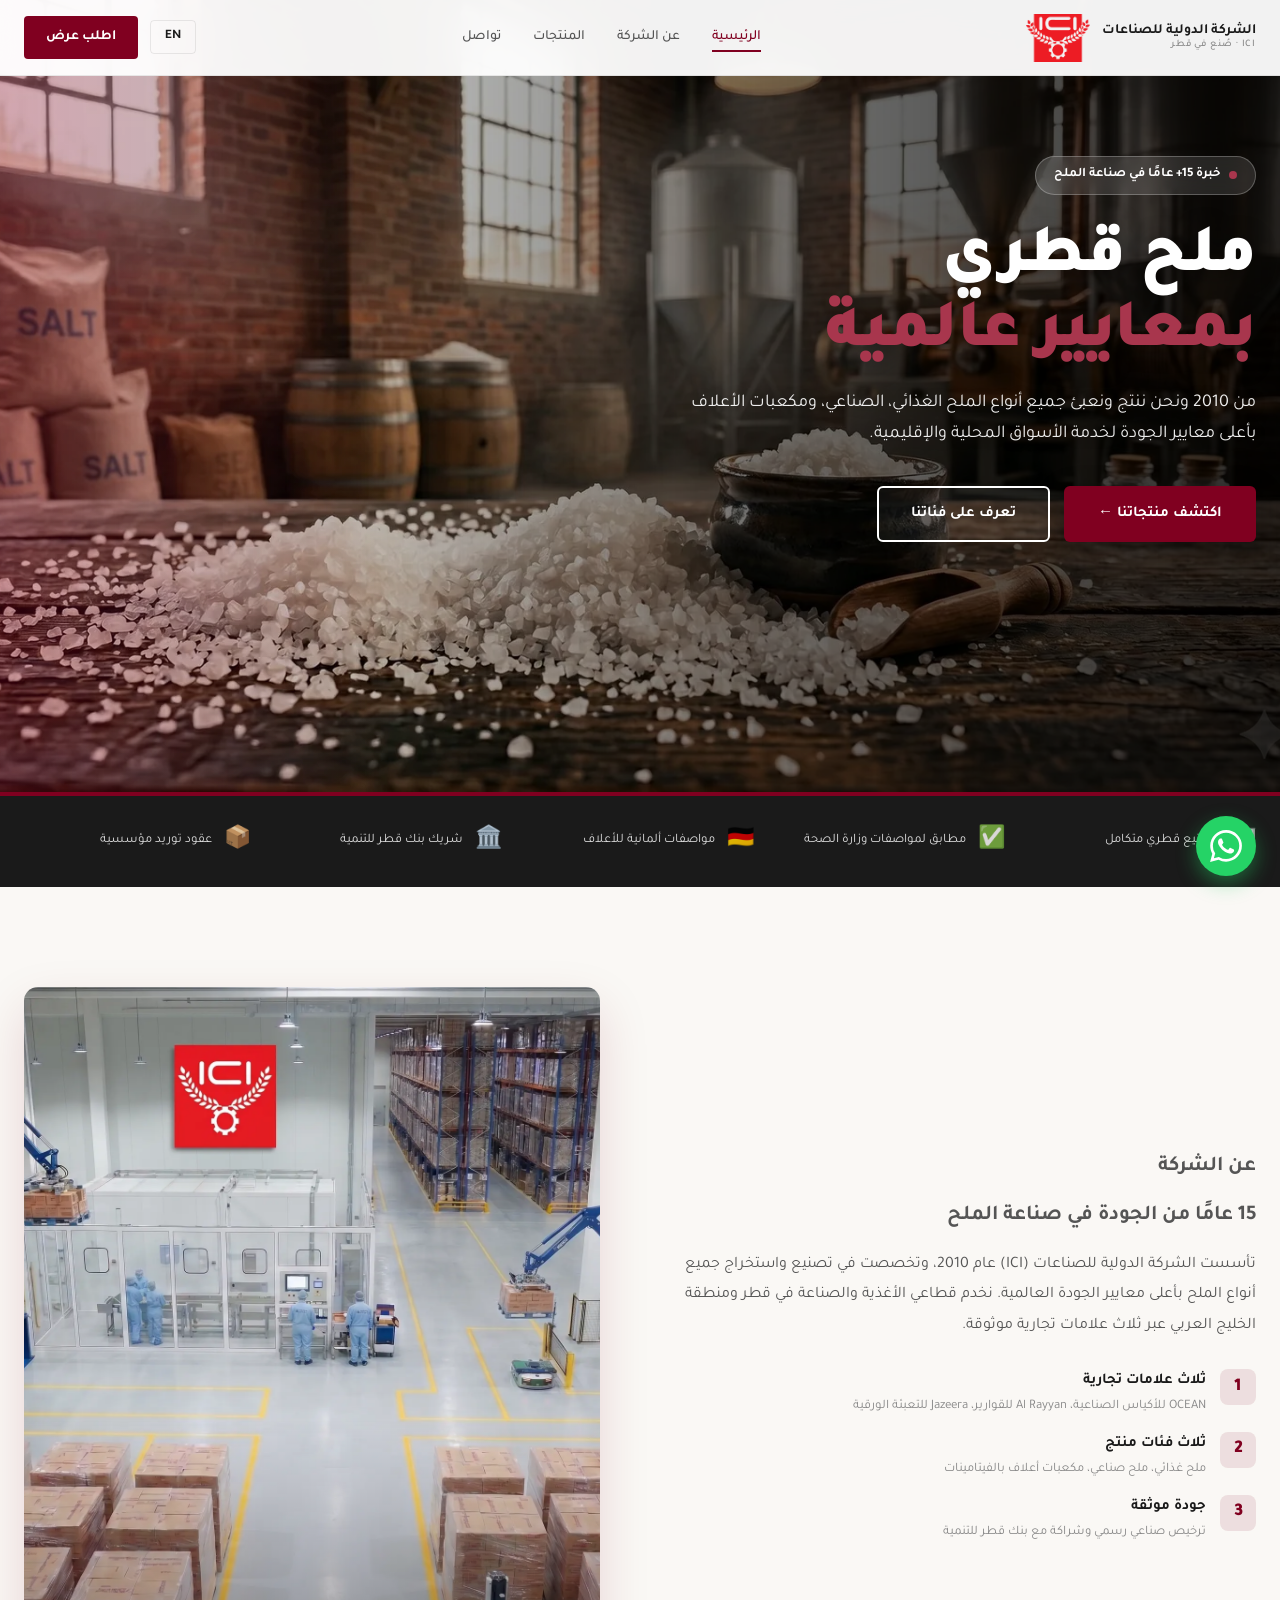
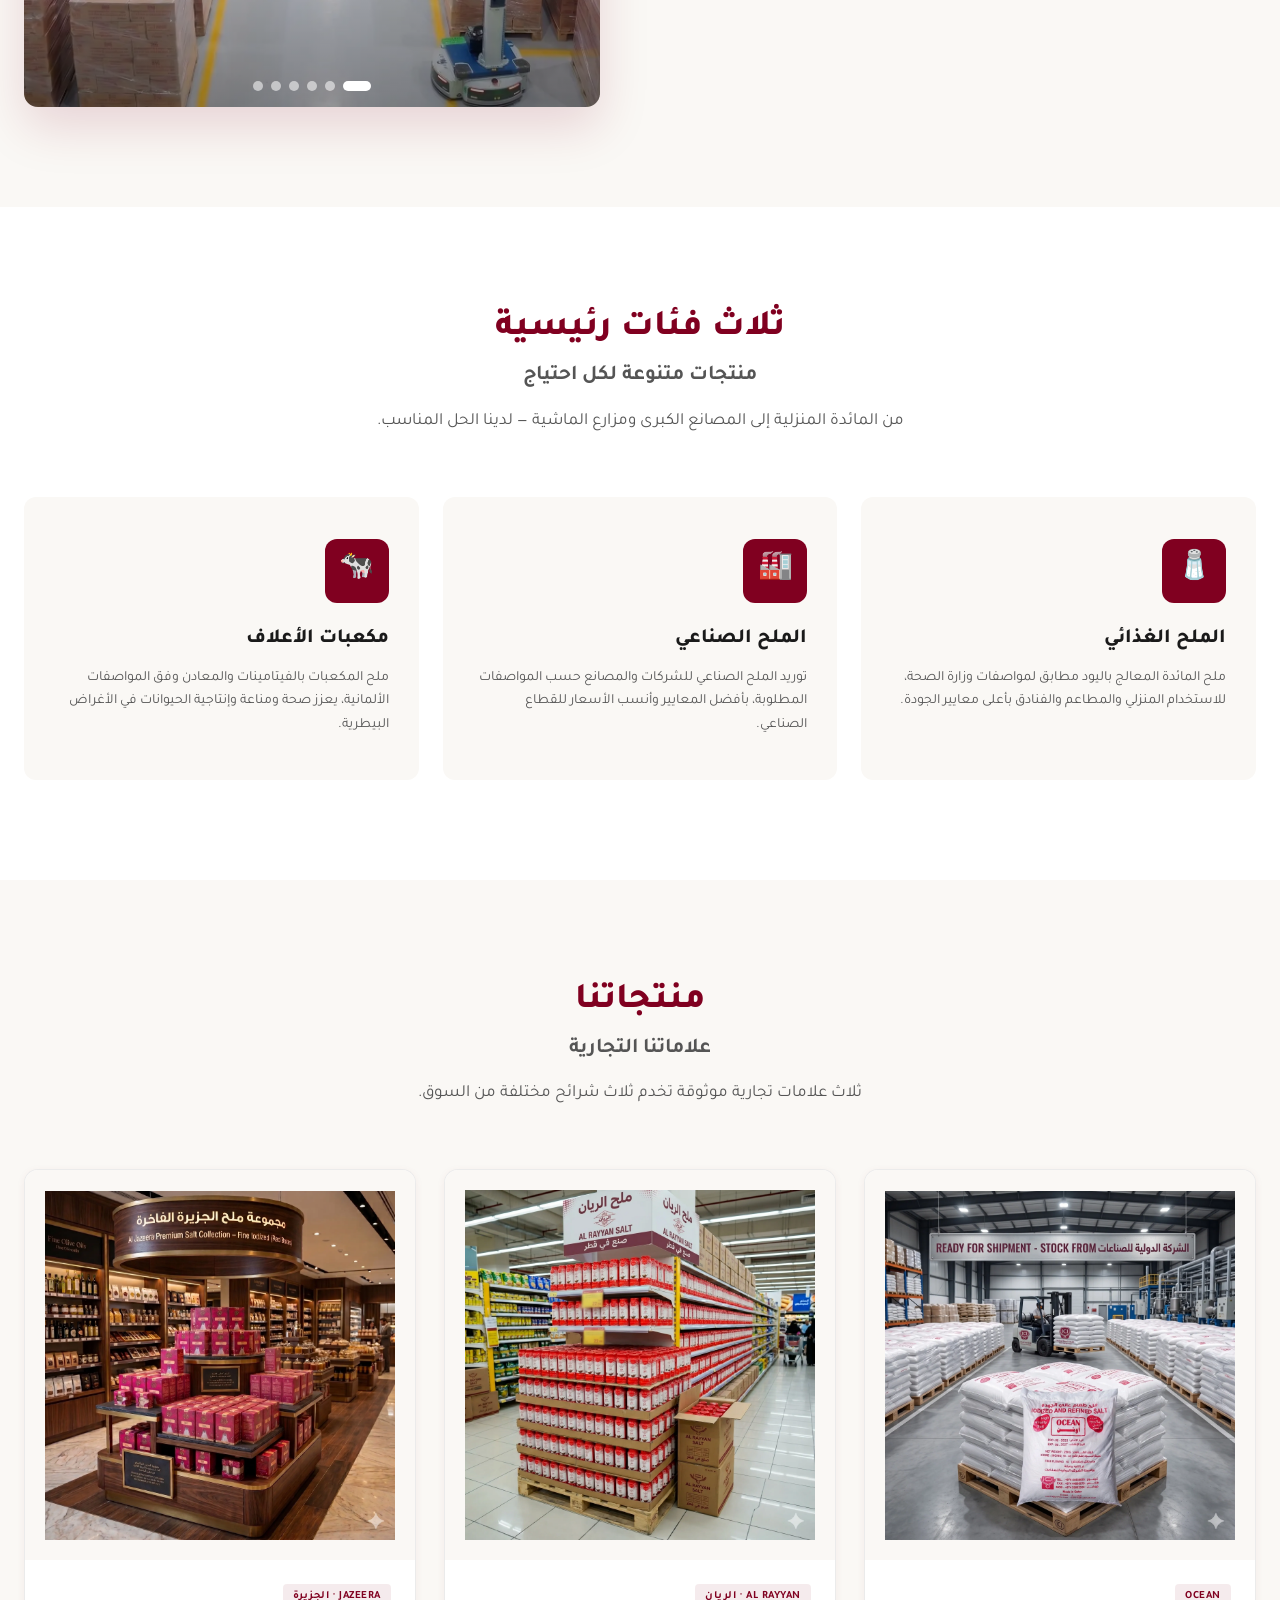
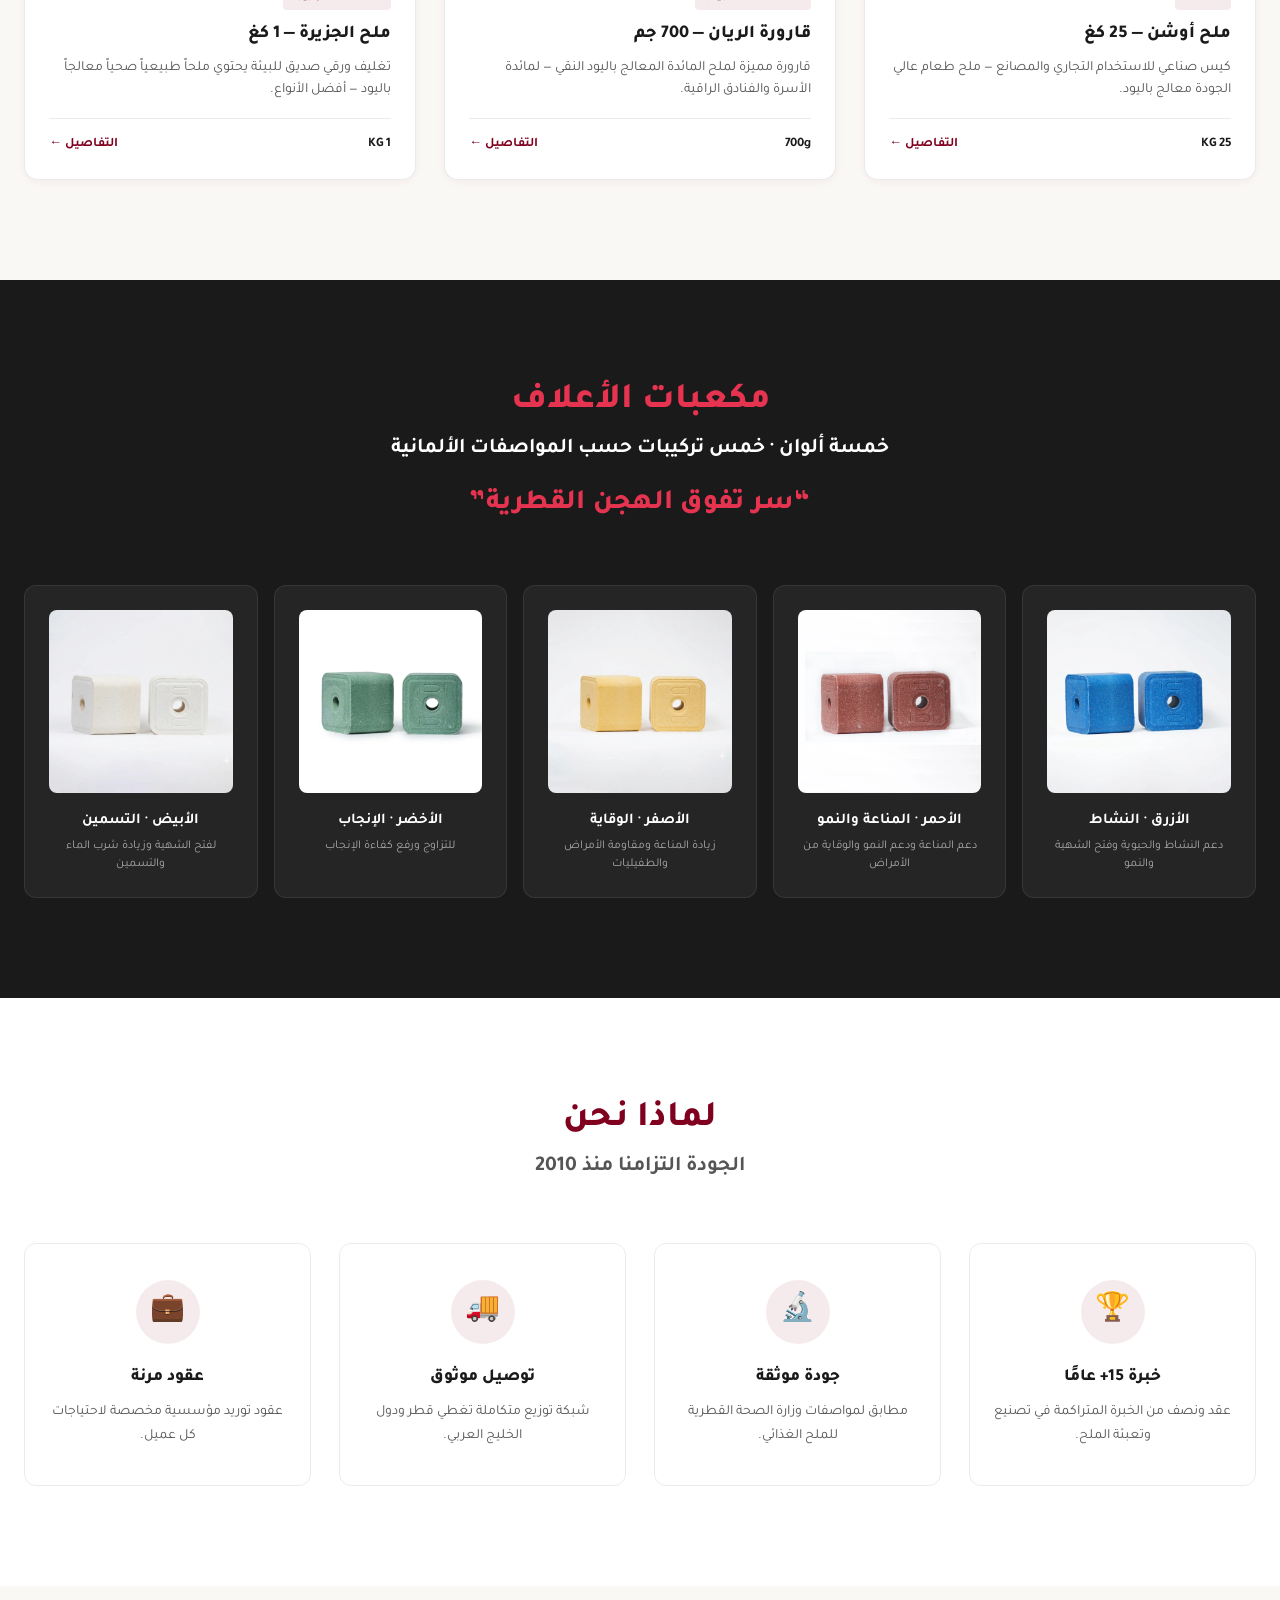
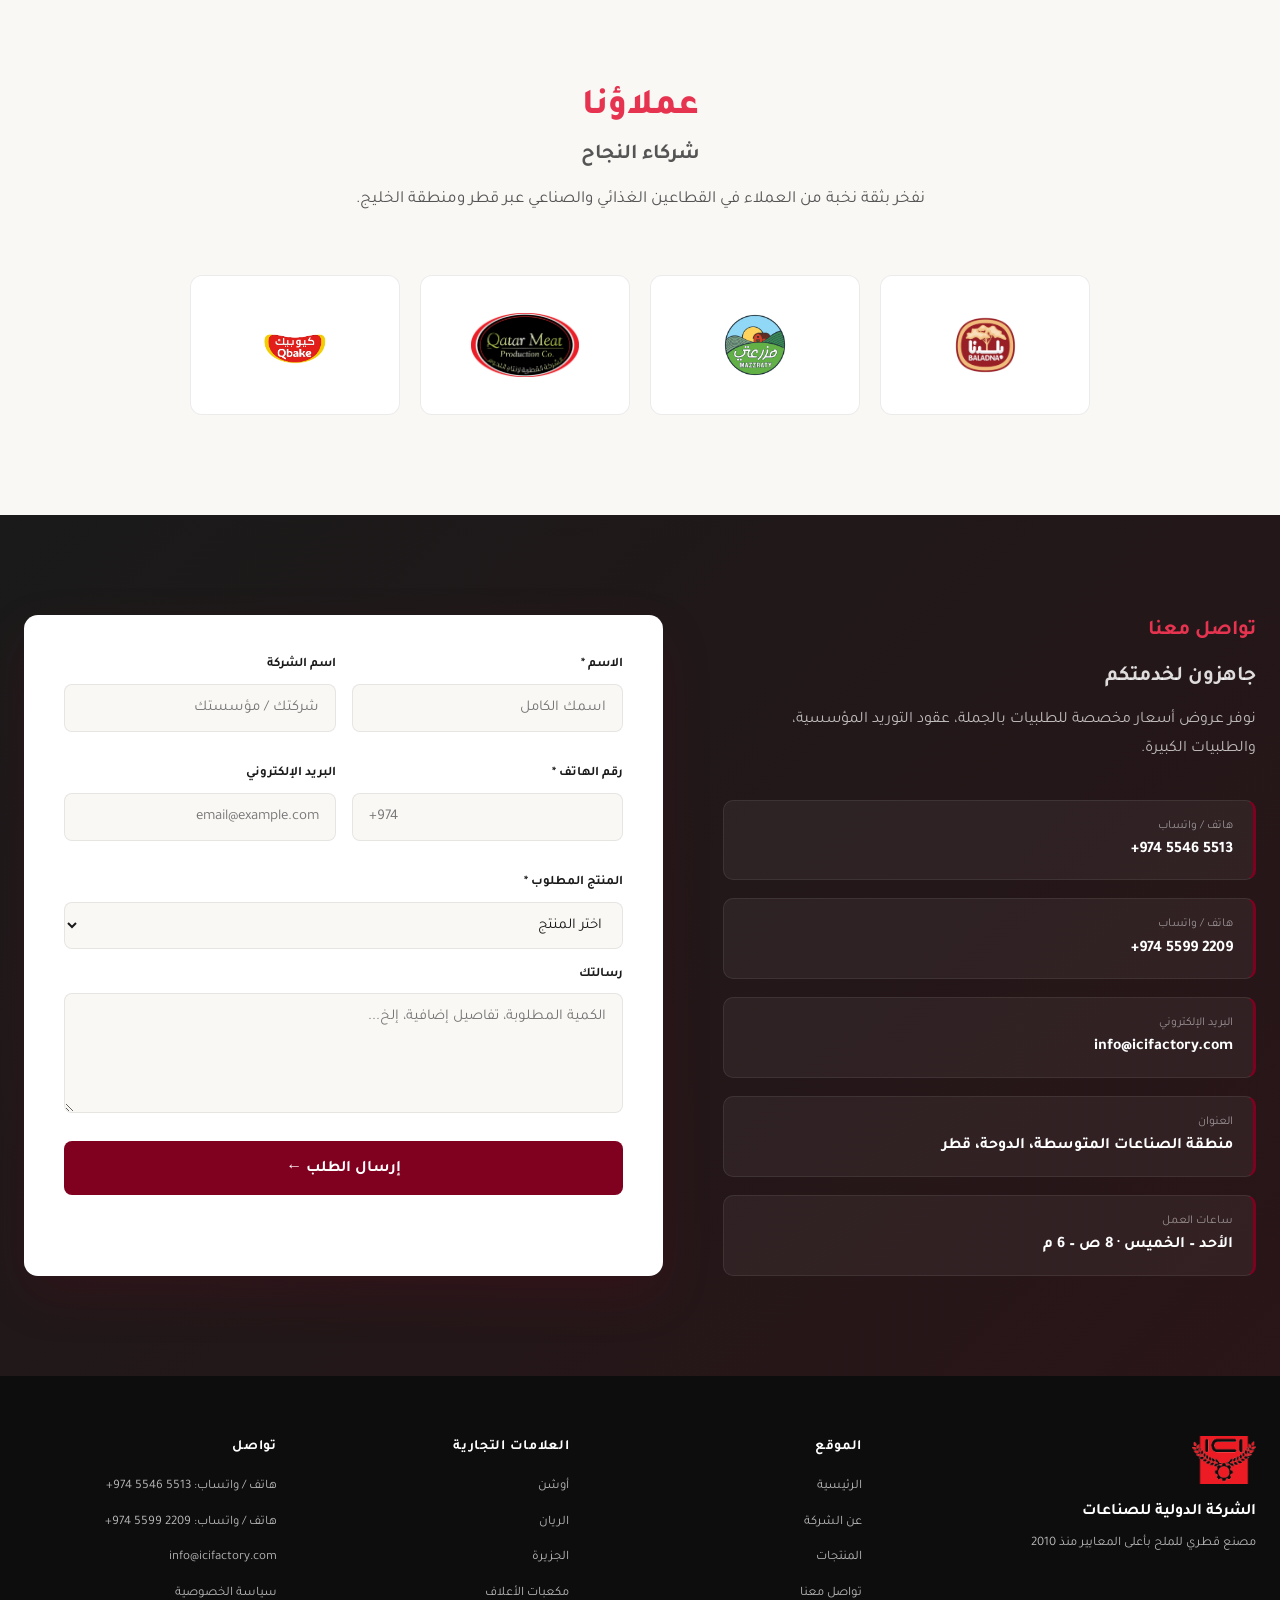
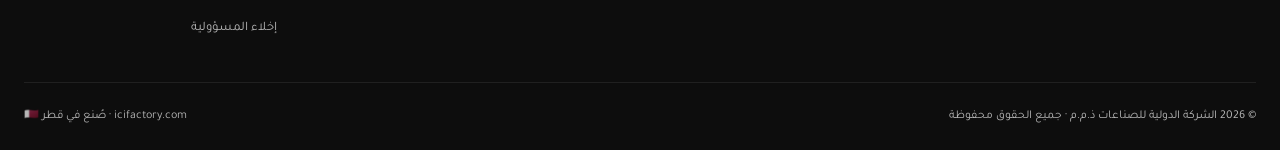
<file: index.html>
<!DOCTYPE html>
<html lang="ar" dir="rtl">
<head>
  <meta charset="UTF-8">
  <meta name="viewport" content="width=device-width, initial-scale=1.0">
  <title>الشركة الدولية للصناعات | International Industries Company — Salt Manufacturer Qatar</title>
  <meta name="description" content="الشركة الدولية للصناعات (ICI) - مصنع قطري متخصص في إنتاج وتعبئة الملح الغذائي والصناعي ومكعبات الملح بالفيتامينات للأعلاف منذ 2010 | Premium salt manufacturer in Qatar.">
  <meta name="keywords" content="شركة ملح قطر, مصنع ملح الدوحة, ملح صناعي قطر, ملح غذائي, مكعبات ملح الأعلاف, salt company Qatar, salt manufacturer Doha, ICI factory, OCEAN salt, Al Rayyan salt, Jazeera salt">

  <!-- Open Graph -->
  <meta property="og:title" content="الشركة الدولية للصناعات | International Industries Company">
  <meta property="og:description" content="مصنع قطري للملح بأعلى المعايير منذ 2010 - Premium salt manufacturer in Qatar since 2010">
  <meta property="og:type" content="website">
  <meta property="og:url" content="https://icifactory.com">
  <meta property="og:image" content="https://icifactory.com/assets/images/products/cubes-collection.webp">
  <meta property="og:locale" content="ar_QA">
  <meta property="og:locale:alternate" content="en_QA">

  <link rel="icon" type="image/png" href="assets/images/brand/logo-ici.png">
  <link rel="canonical" href="https://icifactory.com">

  <!-- Fonts -->
  <link rel="preconnect" href="https://fonts.googleapis.com">
  <link rel="preconnect" href="https://fonts.gstatic.com" crossorigin>
  <link href="https://fonts.googleapis.com/css2?family=Tajawal:wght@300;400;500;700;800;900&display=swap" rel="stylesheet">

  <link rel="stylesheet" href="assets/css/style.css">

  <!-- Schema.org structured data for SEO -->
  <script type="application/ld+json">
  {
    "@context": "https://schema.org",
    "@type": "Organization",
    "name": "International Industries Company",
    "alternateName": "الشركة الدولية للصناعات",
    "url": "https://icifactory.com",
    "logo": "https://icifactory.com/assets/images/brand/logo-ici.png",
    "foundingDate": "2010",
    "address": {
      "@type": "PostalAddress",
      "addressLocality": "Doha",
      "addressRegion": "Industrial Area",
      "addressCountry": "QA"
    },
    "contactPoint": [{
      "@type": "ContactPoint",
      "telephone": "+974-55465513",
      "contactType": "sales",
      "email": "info@icifactory.com",
      "availableLanguage": ["Arabic", "English"]
    }],
    "sameAs": []
  }
  </script>
</head>
<body>

<!-- ============ NAV ============ -->
<nav>
  <div class="nav-inner">
    <a href="index.html" class="nav-logo">
      <img src="assets/images/brand/logo-ici.png" alt="ICI Logo">
      <div class="nav-logo-text">
        <span class="ar" data-ar="الشركة الدولية للصناعات" data-en="International Industries Co.">الشركة الدولية للصناعات</span>
        <span class="en" data-ar="ICI · صُنع في قطر" data-en="ICI · MADE IN QATAR">ICI · صُنع في قطر</span>
      </div>
    </a>

    <ul class="nav-links">
      <li><a href="index.html" class="active" data-ar="الرئيسية" data-en="Home">الرئيسية</a></li>
      <li><a href="about.html" data-ar="عن الشركة" data-en="About">عن الشركة</a></li>
      <li><a href="products.html" data-ar="المنتجات" data-en="Products">المنتجات</a></li>
      <li><a href="contact.html" data-ar="تواصل" data-en="Contact">تواصل</a></li>
    </ul>

    <div class="nav-actions">
      <button class="lang-toggle" type="button">EN</button>
      <a href="contact.html" class="btn-cta" data-ar="اطلب عرض" data-en="Get Quote">اطلب عرض</a>
      <button class="mobile-toggle" type="button" aria-label="Menu"><span></span><span></span><span></span></button>
    </div>
  </div>
</nav>

<!-- ============ HERO ============ -->
<section class="hero hero-banner-a">
  <div class="hero-grid">
    <div class="hero-content">
      <div class="hero-eyebrow fade-in">
        <span data-ar="خبرة 15+ عامًا في صناعة الملح" data-en="15+ Years of Salt Manufacturing Excellence">خبرة 15+ عامًا في صناعة الملح</span>
      </div>

      <h1 class="fade-in d1">
        <span class="block" data-ar="ملح قطري" data-en="Qatari Salt">ملح قطري</span>
        <span class="block accent" data-ar="بمعايير عالمية" data-en="Global Standards">بمعايير عالمية</span>
      </h1>

      <p class="hero-sub fade-in d2" data-ar="من 2010 ونحن ننتج ونعبئ جميع أنواع الملح الغذائي، الصناعي، ومكعبات الأعلاف بأعلى معايير الجودة لخدمة الأسواق المحلية والإقليمية." data-en="Since 2010, we have been manufacturing and packaging all types of salt, table, industrial, and animal feed cubes, with the highest quality standards for local and regional markets.">
        من 2010 ونحن ننتج ونعبئ جميع أنواع الملح الغذائي، الصناعي، ومكعبات الأعلاف بأعلى معايير الجودة لخدمة الأسواق المحلية والإقليمية.
      </p>

      <div class="hero-actions fade-in d3">
        <a href="products.html" class="btn-primary" data-ar="اكتشف منتجاتنا ←" data-en="Explore Products →">اكتشف منتجاتنا ←</a>
        <a href="#categories" class="btn-outline" data-ar="تعرف على فئاتنا" data-en="Our Categories">تعرف على فئاتنا</a>
      </div>
    </div>
  </div>
</section>


<!-- ============ TRUST BAR ============ -->
<div class="trust-bar">
  <div class="trust-grid">
    <div class="trust-item"><span class="icon">🏭</span><span data-ar="تصنيع قطري متكامل" data-en="Qatari Manufacturing">تصنيع قطري متكامل</span></div>
    <div class="trust-item"><span class="icon">✅</span><span data-ar="مطابق لمواصفات وزارة الصحة" data-en="Ministry of Health Compliant">مطابق لمواصفات وزارة الصحة</span></div>
    <div class="trust-item"><span class="icon">🇩🇪</span><span data-ar="مواصفات ألمانية للأعلاف" data-en="German Standards (Feed)">مواصفات ألمانية للأعلاف</span></div>
    <div class="trust-item"><span class="icon">🏛️</span><span data-ar="شريك بنك قطر للتنمية" data-en="QDB Partner">شريك بنك قطر للتنمية</span></div>
    <div class="trust-item"><span class="icon">📦</span><span data-ar="عقود توريد مؤسسية" data-en="B2B Supply Contracts">عقود توريد مؤسسية</span></div>
  </div>
</div>

<!-- ============ ABOUT ============ -->
<section class="about" id="about">
  <div class="container">
    <div class="about-grid">
      <div class="about-text" data-animate>
        <h2 class="section-eyebrow" data-ar="عن الشركة" data-en="About Us">عن الشركة</h2>
        <h2 data-ar="15 عامًا من الجودة في صناعة الملح" data-en="15 Years of Excellence in Salt Manufacturing">15 عامًا من الجودة في صناعة الملح</h2>
        <p data-ar="تأسست الشركة الدولية للصناعات (ICI) عام 2010، وتخصصت في تصنيع واستخراج جميع أنواع الملح بأعلى معايير الجودة العالمية. نخدم قطاعي الأغذية والصناعة في قطر ومنطقة الخليج العربي عبر ثلاث علامات تجارية موثوقة." data-en="International Industries Company (ICI) was founded in 2010, specializing in the manufacture and extraction of all types of salt to the highest international quality standards. We serve the food and industrial sectors in Qatar and the GCC through three trusted brand names.">
          تأسست الشركة الدولية للصناعات (ICI) عام 2010، وتخصصت في تصنيع واستخراج جميع أنواع الملح بأعلى معايير الجودة العالمية. نخدم قطاعي الأغذية والصناعة في قطر ومنطقة الخليج العربي عبر ثلاث علامات تجارية موثوقة.
        </p>

        <div class="about-features">
          <div class="about-feature">
            <div class="icon">1</div>
            <div>
              <h4 data-ar="ثلاث علامات تجارية" data-en="Three Brands">ثلاث علامات تجارية</h4>
              <p data-ar="OCEAN للأكياس الصناعية، Al Rayyan للقوارير، Jazeera للتعبئة الورقية" data-en="OCEAN for industrial bags, Al Rayyan for bottles, Jazeera for paper packaging">OCEAN للأكياس الصناعية، Al Rayyan للقوارير، Jazeera للتعبئة الورقية</p>
            </div>
          </div>
          <div class="about-feature">
            <div class="icon">2</div>
            <div>
              <h4 data-ar="ثلاث فئات منتج" data-en="Three Product Categories">ثلاث فئات منتج</h4>
              <p data-ar="ملح غذائي، ملح صناعي، مكعبات أعلاف بالفيتامينات" data-en="Table salt, industrial salt, animal feed cubes with vitamins">ملح غذائي، ملح صناعي، مكعبات أعلاف بالفيتامينات</p>
            </div>
          </div>
          <div class="about-feature">
            <div class="icon">3</div>
            <div>
              <h4 data-ar="جودة موثقة" data-en="Verified Quality">جودة موثقة</h4>
              <p data-ar="ترخيص صناعي رسمي وشراكة مع بنك قطر للتنمية" data-en="Official industrial license & QDB partnership">ترخيص صناعي رسمي وشراكة مع بنك قطر للتنمية</p>
            </div>
          </div>
        </div>
      </div>

      <div class="about-visual carousel" data-animate>
        <img src="assets/images/factory/1kgx10-2.webp" class="carousel-slide active" alt="ICI automated warehouse">
        <img src="assets/images/factory/25kg.webp" class="carousel-slide" alt="OCEAN 25kg salt bags ready for shipment">
        <img src="assets/images/factory/Cubes3.webp" class="carousel-slide" alt="ICI global distribution hub - feed cubes">
        <img src="assets/images/factory/1kgx10-4.webp" class="carousel-slide" alt="ICI packaging pallets warehouse">
        <img src="assets/images/factory/1kgx10-5.webp" class="carousel-slide" alt="Jazeera salt production line">
        <img src="assets/images/factory/Cubes.webp" class="carousel-slide" alt="ICI colored feed cubes display">
        <div class="carousel-dots">
          <button class="carousel-dot active" data-slide="0" aria-label="Image 1"></button>
          <button class="carousel-dot" data-slide="1" aria-label="Image 2"></button>
          <button class="carousel-dot" data-slide="2" aria-label="Image 3"></button>
          <button class="carousel-dot" data-slide="3" aria-label="Image 4"></button>
          <button class="carousel-dot" data-slide="4" aria-label="Image 5"></button>
          <button class="carousel-dot" data-slide="5" aria-label="Image 6"></button>
        </div>
      </div>
    </div>
  </div>
</section>

<!-- ============ PRODUCT CATEGORIES ============ -->
<section class="categories" id="categories">
  <div class="container">
    <div class="section-header">
      <h2 class="section-eyebrow" data-ar="ثلاث فئات رئيسية" data-en="Three Main Categories">ثلاث فئات رئيسية</h2>
      <h3 class="section-title" data-ar="منتجات متنوعة لكل احتياج" data-en="Diverse Products for Every Need">منتجات متنوعة لكل احتياج</h3>
      <p class="section-sub" data-ar="من المائدة المنزلية إلى المصانع الكبرى ومزارع الماشية — لدينا الحل المناسب." data-en="From household tables to large factories and livestock farms — we have the right solution.">من المائدة المنزلية إلى المصانع الكبرى ومزارع الماشية — لدينا الحل المناسب.</p>
    </div>

    <div class="cat-grid">
      <div class="cat-card" data-animate>
        <div class="cat-icon">🧂</div>
        <h3 data-ar="الملح الغذائي" data-en="Table Salt">الملح الغذائي</h3>
        <p data-ar="ملح المائدة المعالج باليود مطابق لمواصفات وزارة الصحة، للاستخدام المنزلي والمطاعم والفنادق بأعلى معايير الجودة." data-en="Iodized table salt compliant with Ministry of Health specifications, for household, restaurants, and hotels with the highest quality standards.">
          ملح المائدة المعالج باليود مطابق لمواصفات وزارة الصحة، للاستخدام المنزلي والمطاعم والفنادق بأعلى معايير الجودة.
        </p>
      </div>
      <div class="cat-card" data-animate>
        <div class="cat-icon">🏭</div>
        <h3 data-ar="الملح الصناعي" data-en="Industrial Salt">الملح الصناعي</h3>
        <p data-ar="توريد الملح الصناعي للشركات والمصانع حسب المواصفات المطلوبة، بأفضل المعايير وأنسب الأسعار للقطاع الصناعي." data-en="Industrial salt supply for companies and factories according to required specifications, with the best standards and most suitable prices for the industrial sector.">
          توريد الملح الصناعي للشركات والمصانع حسب المواصفات المطلوبة، بأفضل المعايير وأنسب الأسعار للقطاع الصناعي.
        </p>
      </div>
      <div class="cat-card" data-animate>
        <div class="cat-icon">🐄</div>
        <h3 data-ar="مكعبات الأعلاف" data-en="Feed Cubes">مكعبات الأعلاف</h3>
        <p data-ar="ملح المكعبات بالفيتامينات والمعادن وفق المواصفات الألمانية، يعزز صحة ومناعة وإنتاجية الحيوانات في الأغراض البيطرية." data-en="Cube salt with vitamins and minerals per German specifications, enhances animal health, immunity, and productivity for veterinary purposes.">
          ملح المكعبات بالفيتامينات والمعادن وفق المواصفات الألمانية، يعزز صحة ومناعة وإنتاجية الحيوانات في الأغراض البيطرية.
        </p>
      </div>
    </div>
  </div>
</section>

<!-- ============ FEATURED PRODUCTS ============ -->
<section class="products">
  <div class="container">
    <div class="section-header">
      <h2 class="section-eyebrow" data-ar="منتجاتنا" data-en="Our Products">منتجاتنا</h2>
      <h3 class="section-title" data-ar="علاماتنا التجارية" data-en="Our Brands">علاماتنا التجارية</h3>
      <p class="section-sub" data-ar="ثلاث علامات تجارية موثوقة تخدم ثلاث شرائح مختلفة من السوق." data-en="Three trusted brands serving three different market segments.">ثلاث علامات تجارية موثوقة تخدم ثلاث شرائح مختلفة من السوق.</p>
    </div>

    <div class="product-grid">
      <a href="products.html#ocean" class="product-card" data-animate>
        <div class="product-image hover-swap">
          <img src="assets/images/products/25kg.webp" class="img-default" alt="OCEAN 25kg salt bags warehouse">
          <img src="assets/images/products/ocean-25kg.webp" class="img-hover" alt="OCEAN 25kg salt bag">
        </div>
        <div class="product-info">
          <span class="product-tag">OCEAN</span>
          <h3 data-ar="ملح أوشن — 25 كغ" data-en="OCEAN Salt — 25 KG">ملح أوشن — 25 كغ</h3>
          <p data-ar="كيس صناعي للاستخدام التجاري والمصانع — ملح طعام عالي الجودة معالج باليود." data-en="Industrial bag for commercial and factory use — high-quality iodized table salt.">كيس صناعي للاستخدام التجاري والمصانع — ملح طعام عالي الجودة معالج باليود.</p>
          <div class="product-meta">
            <span class="product-weight">25 KG</span>
            <span class="product-cta" data-ar="التفاصيل ←" data-en="Details →">التفاصيل ←</span>
          </div>
        </div>
      </a>

      <a href="products.html#alrayyan" class="product-card" data-animate>
        <div class="product-image hover-swap">
          <img src="assets/images/products/700g.webp" class="img-default" alt="Al Rayyan salt bottles display">
          <img src="assets/images/products/alrayyan-bottle.webp" class="img-hover" alt="Al Rayyan salt bottle">
        </div>
        <div class="product-info">
          <span class="product-tag">AL RAYYAN · الريان</span>
          <h3 data-ar="قارورة الريان — 700 جم" data-en="Al Rayyan Bottle — 700g">قارورة الريان — 700 جم</h3>
          <p data-ar="قارورة مميزة لملح المائدة المعالج باليود النقي — لمائدة الأسرة والفنادق الراقية." data-en="Premium bottle for pure iodized table salt — for family tables and fine hotels.">قارورة مميزة لملح المائدة المعالج باليود النقي — لمائدة الأسرة والفنادق الراقية.</p>
          <div class="product-meta">
            <span class="product-weight">700g</span>
            <span class="product-cta" data-ar="التفاصيل ←" data-en="Details →">التفاصيل ←</span>
          </div>
        </div>
      </a>

      <a href="products.html#jazeera" class="product-card" data-animate>
        <div class="product-image hover-swap">
          <img src="assets/images/products/1kg.webp" class="img-default" alt="Jazeera salt packs display">
          <img src="assets/images/products/jazeera-1kg.webp" class="img-hover" alt="Jazeera salt 1kg">
        </div>
        <div class="product-info">
          <span class="product-tag">JAZEERA · الجزيرة</span>
          <h3 data-ar="ملح الجزيرة — 1 كغ" data-en="Jazeera Salt — 1 KG">ملح الجزيرة — 1 كغ</h3>
          <p data-ar="تغليف ورقي صديق للبيئة يحتوي ملحاً طبيعياً صحياً معالجاً باليود — أفضل الأنواع." data-en="Eco-friendly paper packaging containing natural healthy iodized salt — the best kind.">تغليف ورقي صديق للبيئة يحتوي ملحاً طبيعياً صحياً معالجاً باليود — أفضل الأنواع.</p>
          <div class="product-meta">
            <span class="product-weight">1 KG</span>
            <span class="product-cta" data-ar="التفاصيل ←" data-en="Details →">التفاصيل ←</span>
          </div>
        </div>
      </a>
    </div>
  </div>
</section>

<!-- ============ CUBES (5 COLORS) ============ -->
<section class="cubes-section">
  <div class="container">
    <div class="section-header">
      <h2 class="section-eyebrow" style="color: #E63450" data-ar="مكعبات الأعلاف" data-en="Feed Cubes">مكعبات الأعلاف</h2>
      <h3 class="section-title" data-ar="خمسة ألوان · خمس تركيبات حسب المواصفات الألمانية" data-en="Five Colors · Five Formulations per German Standards">خمسة ألوان · خمس تركيبات حسب المواصفات الألمانية</h3>
      <div class="cubes-tagline" data-ar="“سر تفوق الهجن القطرية”" data-en="“The Secret Behind the Superiority of Qatari Racing Camels”">“سر تفوق الهجن القطرية”</div>
    </div>

    <div class="cubes-grid">
      <div class="cube-card" data-animate>
        <img src="assets/images/products/cubes-blue.webp" alt="Blue salt cubes - Copper">
        <h4 data-ar="الأزرق · النشاط" data-en="Blue · Vitality">الأزرق · النشاط</h4>
        <p class="cube-desc" data-ar="دعم النشاط والحيوية وفتح الشهية والنمو" data-en="Supports activity, vitality, appetite & growth">دعم النشاط والحيوية وفتح الشهية والنمو</p>
      </div>
      <div class="cube-card" data-animate>
        <img src="assets/images/products/cubes-red.webp" alt="Red salt cubes - Iron">
        <h4 data-ar="الأحمر · المناعة والنمو" data-en="Red · Immunity & Growth">الأحمر · المناعة والنمو</h4>
        <p class="cube-desc" data-ar="دعم المناعة ودعم النمو والوقاية من الأمراض" data-en="Immune support, growth support & disease prevention">دعم المناعة ودعم النمو والوقاية من الأمراض</p>
      </div>
      <div class="cube-card" data-animate>
        <img src="assets/images/products/cubes-yellow.webp" alt="Yellow salt cubes - Iodine">
        <h4 data-ar="الأصفر · الوقاية" data-en="Yellow · Protection">الأصفر · الوقاية</h4>
        <p class="cube-desc" data-ar="زيادة المناعة ومقاومة الأمراض والطفيليات" data-en="Boosts immunity, resists diseases & parasites">زيادة المناعة ومقاومة الأمراض والطفيليات</p>
      </div>
      <div class="cube-card" data-animate>
        <img src="assets/images/products/cubes-green.webp" alt="Green salt cubes - Vitamins">
        <h4 data-ar="الأخضر · الإنجاب" data-en="Green · Reproduction">الأخضر · الإنجاب</h4>
        <p class="cube-desc" data-ar="للتزاوج ورفع كفاءة الإنجاب" data-en="For mating & improved reproductive efficiency">للتزاوج ورفع كفاءة الإنجاب</p>
      </div>
      <div class="cube-card" data-animate>
        <img src="assets/images/products/cubes-white.webp" alt="White salt cubes - Pure">
        <h4 data-ar="الأبيض · التسمين" data-en="White · Fattening">الأبيض · التسمين</h4>
        <p class="cube-desc" data-ar="لفتح الشهية وزيادة شرب الماء والتسمين" data-en="Stimulates appetite, boosts water intake & fattening">لفتح الشهية وزيادة شرب الماء والتسمين</p>
      </div>
    </div>
  </div>
</section>

<!-- ============ WHY US ============ -->
<section class="why">
  <div class="container">
    <div class="section-header">
      <h2 class="section-eyebrow" data-ar="لماذا نحن" data-en="Why Us">لماذا نحن</h2>
      <h3 class="section-title" data-ar="الجودة التزامنا منذ 2010" data-en="Quality is Our Commitment Since 2010">الجودة التزامنا منذ 2010</h3>
    </div>

    <div class="why-grid">
      <div class="why-card" data-animate>
        <div class="why-icon">🏆</div>
        <h4 data-ar="خبرة 15+ عامًا" data-en="15+ Years Experience">خبرة 15+ عامًا</h4>
        <p data-ar="عقد ونصف من الخبرة المتراكمة في تصنيع وتعبئة الملح." data-en="A decade and a half of accumulated experience in salt manufacturing and packaging.">عقد ونصف من الخبرة المتراكمة في تصنيع وتعبئة الملح.</p>
      </div>
      <div class="why-card" data-animate>
        <div class="why-icon">🔬</div>
        <h4 data-ar="جودة موثقة" data-en="Verified Quality">جودة موثقة</h4>
        <p data-ar="مطابق لمواصفات وزارة الصحة القطرية للملح الغذائي." data-en="Compliant with Qatar Ministry of Health specifications for food salt.">مطابق لمواصفات وزارة الصحة القطرية للملح الغذائي.</p>
      </div>
      <div class="why-card" data-animate>
        <div class="why-icon">🚚</div>
        <h4 data-ar="توصيل موثوق" data-en="Reliable Delivery">توصيل موثوق</h4>
        <p data-ar="شبكة توزيع متكاملة تغطي قطر ودول الخليج العربي." data-en="Integrated distribution network covering Qatar and GCC countries.">شبكة توزيع متكاملة تغطي قطر ودول الخليج العربي.</p>
      </div>
      <div class="why-card" data-animate>
        <div class="why-icon">💼</div>
        <h4 data-ar="عقود مرنة" data-en="Flexible Contracts">عقود مرنة</h4>
        <p data-ar="عقود توريد مؤسسية مخصصة لاحتياجات كل عميل." data-en="Custom institutional supply contracts tailored to each client's needs.">عقود توريد مؤسسية مخصصة لاحتياجات كل عميل.</p>
      </div>
    </div>
  </div>
</section>

<!-- ============ CLIENTS ============ -->
<section class="clients">
  <div class="container">
    <div class="section-header">
      <h2 class="section-eyebrow" style="color: #E63450" data-ar="عملاؤنا" data-en="Our Clients">عملاؤنا</h2>
      <h3 class="section-title" data-ar="شركاء النجاح" data-en="Partners in Success">شركاء النجاح</h3>
      <p class="section-sub" data-ar="نفخر بثقة نخبة من العملاء في القطاعين الغذائي والصناعي عبر قطر ومنطقة الخليج." data-en="We are proud of the trust of a select group of clients in the food and industrial sectors across Qatar and the Gulf region.">
        نفخر بثقة نخبة من العملاء في القطاعين الغذائي والصناعي عبر قطر ومنطقة الخليج.
      </p>
    </div>

    <div class="clients-grid clients-grid-4" data-animate>
      <div class="client-logo"><img src="assets/images/clients/Baladna_dairy_producer_logo.svg.webp" alt="بلدنا Baladna"></div>
      <div class="client-logo"><img src="assets/images/clients/mazzraty.webp" alt="مزرعتي Mazzraty"></div>
      <div class="client-logo"><img src="assets/images/clients/qatarmeat-logo.webp" alt="Qatar Meat Production Co. الشركة القطرية لإنتاج اللحوم"></div>
      <div class="client-logo"><img src="assets/images/clients/qbake.webp" alt="كيو بيك Qbake"></div>
    </div>
  </div>
</section>

<!-- ============ CONTACT ============ -->
<section class="contact" id="contact">
  <div class="container">
    <div class="contact-grid">
      <div class="contact-info" data-animate>
        <h2 class="section-eyebrow" style="color: #E63450" data-ar="تواصل معنا" data-en="Contact Us">تواصل معنا</h2>
        <h2 data-ar="جاهزون لخدمتكم" data-en="Ready to Serve You">جاهزون لخدمتكم</h2>
        <p data-ar="نوفر عروض أسعار مخصصة للطلبيات بالجملة، عقود التوريد المؤسسية، والطلبيات الكبيرة." data-en="We provide customized quotes for bulk orders, institutional supply contracts, and large orders.">نوفر عروض أسعار مخصصة للطلبيات بالجملة، عقود التوريد المؤسسية، والطلبيات الكبيرة.</p>

        <div class="contact-details">
          <a href="tel:+97455465513" class="contact-detail">
            <div class="contact-detail-text">
              <div class="label" data-ar="هاتف / واتساب" data-en="Phone / WhatsApp">هاتف / واتساب</div>
              <div class="value"><span class="ltr-num">+974 5546 5513</span></div>
            </div>
          </a>
          <a href="tel:+97455992209" class="contact-detail">
            <div class="contact-detail-text">
              <div class="label" data-ar="هاتف / واتساب" data-en="Phone / WhatsApp">هاتف / واتساب</div>
              <div class="value"><span class="ltr-num">+974 5599 2209</span></div>
            </div>
          </a>
          <a href="mailto:info@icifactory.com" class="contact-detail">
            <div class="contact-detail-text">
              <div class="label" data-ar="البريد الإلكتروني" data-en="Email">البريد الإلكتروني</div>
              <div class="value"><span class="ltr-num">info@icifactory.com</span></div>
            </div>
          </a>
          <div class="contact-detail">
            <div class="contact-detail-text">
              <div class="label" data-ar="العنوان" data-en="Address">العنوان</div>
              <div class="value" data-ar="منطقة الصناعات المتوسطة، الدوحة، قطر" data-en="Industrial Area, Doha, Qatar">منطقة الصناعات المتوسطة، الدوحة، قطر</div>
            </div>
          </div>
          <div class="contact-detail">
            <div class="contact-detail-text">
              <div class="label" data-ar="ساعات العمل" data-en="Working Hours">ساعات العمل</div>
              <div class="value" data-ar="الأحد – الخميس · 8 ص – 6 م" data-en="Sun – Thu · 8 AM – 6 PM">الأحد – الخميس · 8 ص – 6 م</div>
            </div>
          </div>
        </div>
      </div>

      <form class="contact-form" data-animate data-formspree="maqzrylp">
        <div class="form-row">
          <div class="form-group">
            <label data-ar="الاسم *" data-en="Name *">الاسم *</label>
            <input type="text" name="name" required data-ar-placeholder="اسمك الكامل" data-en-placeholder="Your full name">
          </div>
          <div class="form-group">
            <label data-ar="اسم الشركة" data-en="Company">اسم الشركة</label>
            <input type="text" name="company" data-ar-placeholder="شركتك / مؤسستك" data-en-placeholder="Your company">
          </div>
        </div>

        <div class="form-row">
          <div class="form-group">
            <label data-ar="رقم الهاتف *" data-en="Phone *">رقم الهاتف *</label>
            <input type="tel" name="phone" required placeholder="+974">
          </div>
          <div class="form-group">
            <label data-ar="البريد الإلكتروني" data-en="Email">البريد الإلكتروني</label>
            <input type="email" name="email" placeholder="email@example.com">
          </div>
        </div>

        <div class="form-group">
          <label data-ar="المنتج المطلوب *" data-en="Product *">المنتج المطلوب *</label>
          <select name="product" required>
            <option value="" data-ar="اختر المنتج" data-en="Select product">اختر المنتج</option>
            <option data-ar="OCEAN - كيس 25 كغ" data-en="OCEAN - 25 KG Bag">OCEAN - كيس 25 كغ</option>
            <option data-ar="Al Rayyan - قارورة 700 جم" data-en="Al Rayyan - 700g Bottle">Al Rayyan - قارورة 700 جم</option>
            <option data-ar="Jazeera - 1 كغ ورقي" data-en="Jazeera - 1 KG Paper">Jazeera - 1 كغ ورقي</option>
            <option data-ar="مكعبات الأعلاف (5 ألوان)" data-en="Feed Cubes (5 colors)">مكعبات الأعلاف (5 ألوان)</option>
            <option data-ar="ملح صناعي - جامبو باج 1500 كغ" data-en="Industrial Salt - Jumbo Bag 1500 KG">ملح صناعي - جامبو باج 1500 كغ</option>
            <option data-ar="استفسار عام" data-en="General inquiry">استفسار عام</option>
          </select>
        </div>

        <div class="form-group">
          <label data-ar="رسالتك" data-en="Message">رسالتك</label>
          <textarea name="message" data-ar-placeholder="الكمية المطلوبة، تفاصيل إضافية، إلخ..." data-en-placeholder="Quantity needed, additional details, etc..."></textarea>
        </div>

        <button type="submit" class="btn-submit" data-ar="إرسال الطلب ←" data-en="Send Request →">إرسال الطلب ←</button>
      </form>
    </div>
  </div>
</section>

<!-- ============ FOOTER ============ -->
<footer>
  <div class="container">
    <div class="footer-grid">
      <div class="footer-brand">
        <img src="assets/images/brand/logo-ici.png" alt="ICI">
        <h4 data-ar="الشركة الدولية للصناعات" data-en="International Industries Co.">الشركة الدولية للصناعات</h4>
        <p data-ar="مصنع قطري للملح بأعلى المعايير منذ 2010" data-en="Qatari salt manufacturer with premium standards since 2010">مصنع قطري للملح بأعلى المعايير منذ 2010</p>
      </div>
      <div class="footer-col">
        <h5 data-ar="الموقع" data-en="Site">الموقع</h5>
        <ul>
          <li><a href="index.html" data-ar="الرئيسية" data-en="Home">الرئيسية</a></li>
          <li><a href="about.html" data-ar="عن الشركة" data-en="About">عن الشركة</a></li>
          <li><a href="products.html" data-ar="المنتجات" data-en="Products">المنتجات</a></li>
          <li><a href="contact.html" data-ar="تواصل معنا" data-en="Contact">تواصل معنا</a></li>
        </ul>
      </div>
      <div class="footer-col">
        <h5 data-ar="العلامات التجارية" data-en="Brands">العلامات التجارية</h5>
        <ul>
          <li><a href="products.html#ocean" data-ar="أوشن" data-en="OCEAN">أوشن</a></li>
          <li><a href="products.html#alrayyan" data-ar="الريان" data-en="Al Rayyan">الريان</a></li>
          <li><a href="products.html#jazeera" data-ar="الجزيرة" data-en="Jazeera">الجزيرة</a></li>
          <li><a href="products.html#cubes" data-ar="مكعبات الأعلاف" data-en="Feed Cubes">مكعبات الأعلاف</a></li>
        </ul>
      </div>
      <div class="footer-col">
        <h5 data-ar="تواصل" data-en="Contact">تواصل</h5>
        <ul>
          <li><a href="tel:+97455465513"><span data-ar="هاتف / واتساب" data-en="Phone / WhatsApp">هاتف / واتساب</span>: <span class="ltr-num">+974 5546 5513</span></a></li>
          <li><a href="tel:+97455992209"><span data-ar="هاتف / واتساب" data-en="Phone / WhatsApp">هاتف / واتساب</span>: <span class="ltr-num">+974 5599 2209</span></a></li>
          <li><a href="mailto:info@icifactory.com"><span class="ltr-num">info@icifactory.com</span></a></li>
          <li><a href="privacy.html" data-ar="سياسة الخصوصية" data-en="Privacy Policy">سياسة الخصوصية</a></li>
          <li><a href="disclaimer.html" data-ar="إخلاء المسؤولية" data-en="Disclaimer">إخلاء المسؤولية</a></li>
        </ul>
      </div>
    </div>
    <div class="footer-bottom">
      <span>© 2026 <span data-ar="الشركة الدولية للصناعات ذ.م.م" data-en="International Industries Company L.L.C.">الشركة الدولية للصناعات ذ.م.م</span> · <span data-ar="جميع الحقوق محفوظة" data-en="All Rights Reserved">جميع الحقوق محفوظة</span></span>
      <span><span class="ltr-num">icifactory.com</span> · <span data-ar="صُنع في قطر" data-en="Made in Qatar">صُنع في قطر</span> 🇶🇦</span>
    </div>
  </div>
</footer>

<!-- WhatsApp Float -->
<a href="https://wa.me/97455465513?text=مرحبًا%2C%20أرغب%20في%20الاستفسار%20عن%20منتجاتكم" class="whatsapp-float" target="_blank" aria-label="WhatsApp">
  <svg width="32" height="32" viewBox="0 0 24 24" fill="currentColor"><path d="M17.472 14.382c-.297-.149-1.758-.867-2.03-.967-.273-.099-.471-.148-.67.15-.197.297-.767.966-.94 1.164-.173.199-.347.223-.644.075-.297-.15-1.255-.463-2.39-1.475-.883-.788-1.48-1.761-1.653-2.059-.173-.297-.018-.458.13-.606.134-.133.298-.347.446-.52.149-.174.198-.298.298-.497.099-.198.05-.371-.025-.52-.075-.149-.669-1.612-.916-2.207-.242-.579-.487-.5-.669-.51-.173-.008-.371-.01-.57-.01-.198 0-.52.074-.792.372-.272.297-1.04 1.016-1.04 2.479 0 1.462 1.065 2.875 1.213 3.074.149.198 2.096 3.2 5.077 4.487.709.306 1.262.489 1.694.625.712.227 1.36.195 1.871.118.571-.085 1.758-.719 2.006-1.413.248-.694.248-1.289.173-1.413-.074-.124-.272-.198-.57-.347m-5.421 7.403h-.004a9.87 9.87 0 01-5.031-1.378l-.361-.214-3.741.982.998-3.648-.235-.374a9.86 9.86 0 01-1.51-5.26c.001-5.45 4.436-9.884 9.888-9.884 2.64 0 5.122 1.03 6.988 2.898a9.825 9.825 0 012.893 6.994c-.003 5.45-4.437 9.884-9.885 9.884m8.413-18.297A11.815 11.815 0 0012.05 0C5.495 0 .16 5.335.157 11.892c0 2.096.547 4.142 1.588 5.945L.057 24l6.305-1.654a11.882 11.882 0 005.683 1.448h.005c6.554 0 11.89-5.335 11.893-11.893a11.821 11.821 0 00-3.48-8.413z"/></svg>
</a>

<script src="assets/js/main.js"></script>
</body>
</html>
</file>
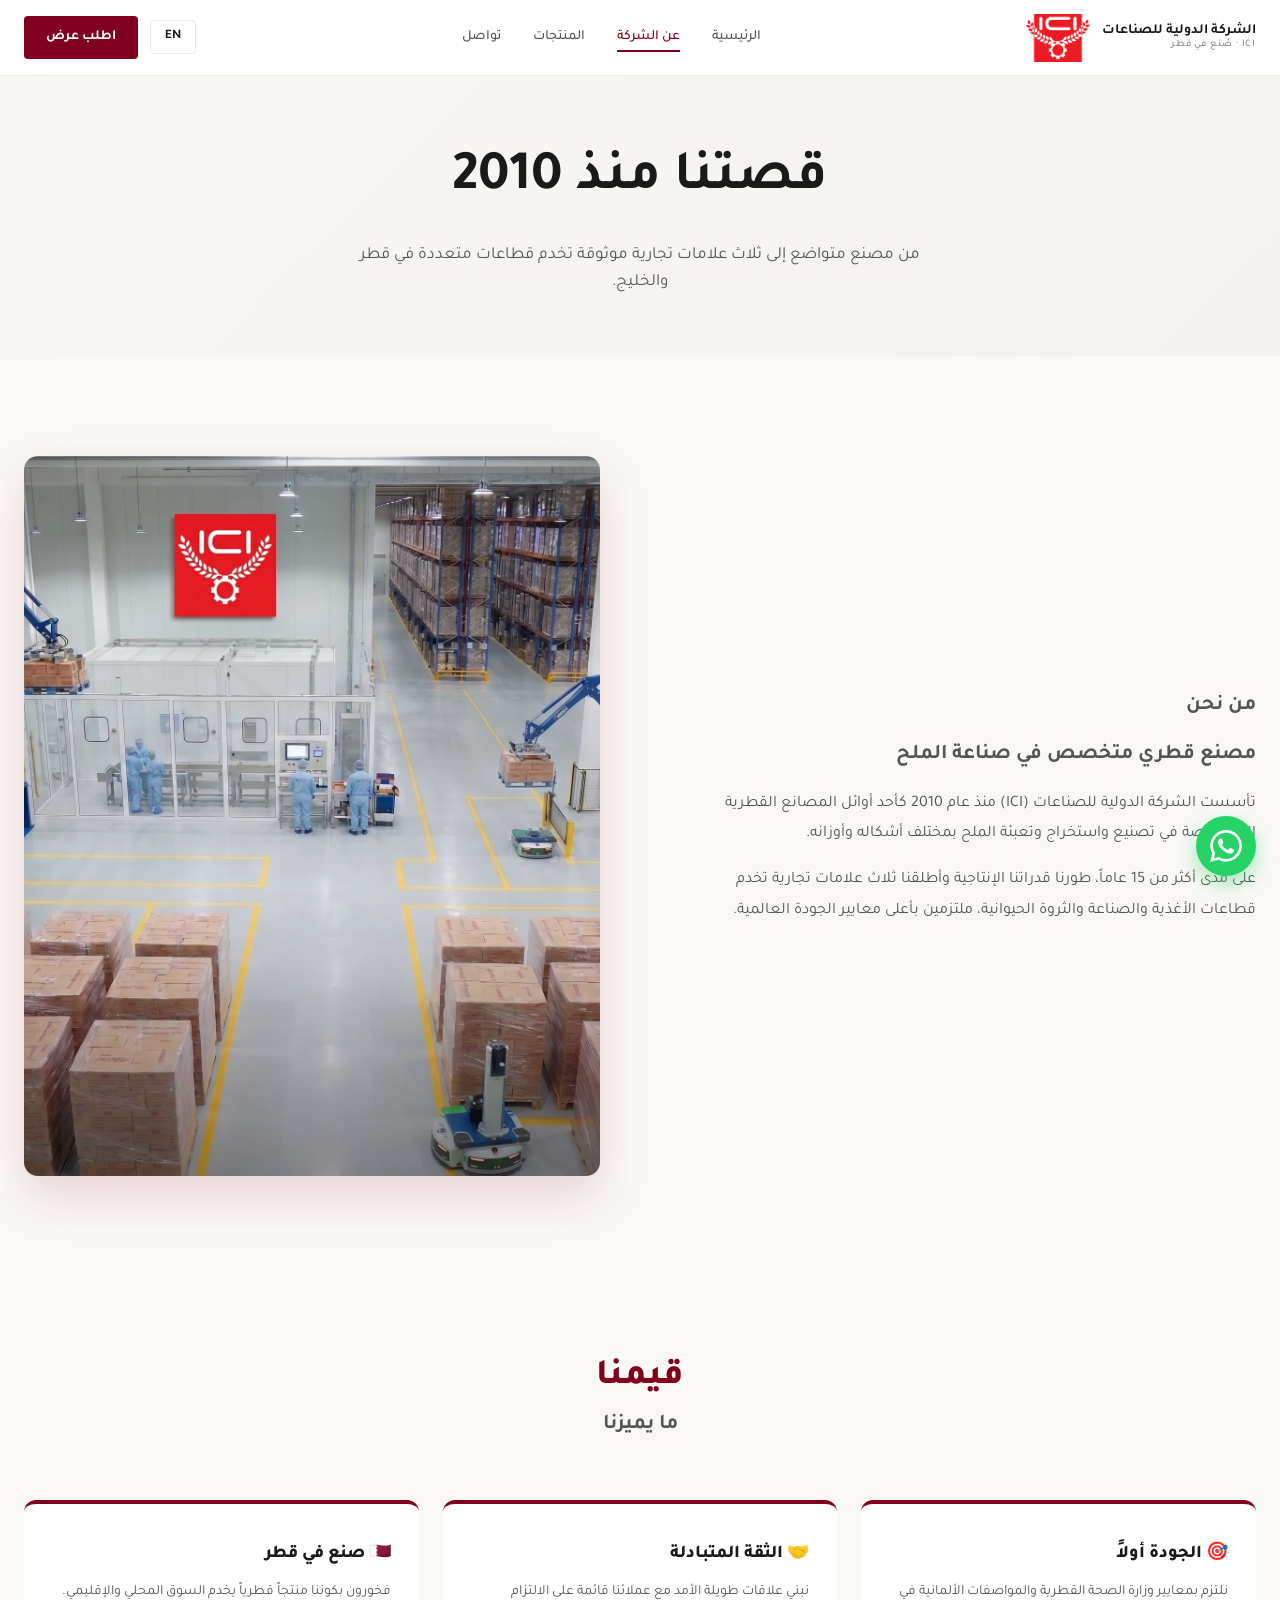
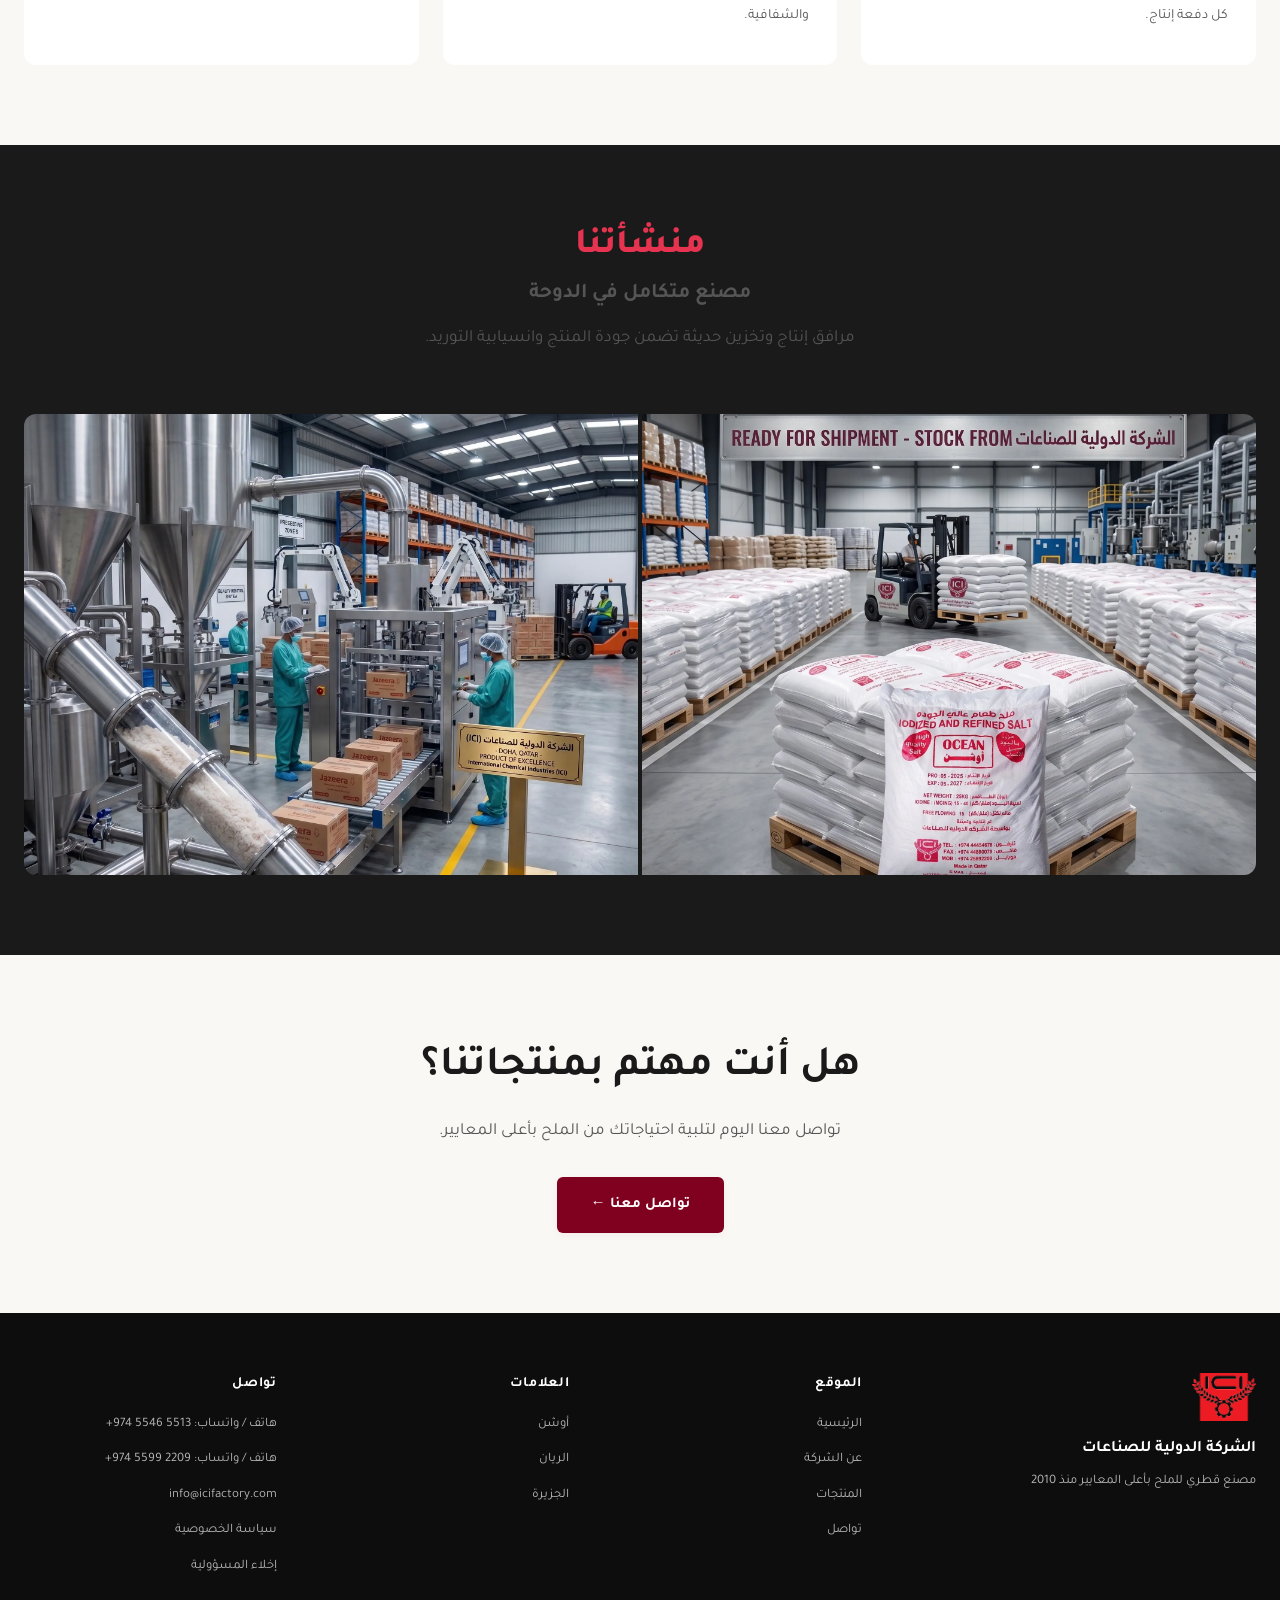
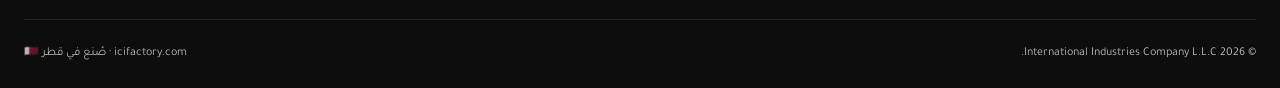
<file: about.html>
<!DOCTYPE html>
<html lang="ar" dir="rtl">
<head>
  <meta charset="UTF-8">
  <meta name="viewport" content="width=device-width, initial-scale=1.0">
  <title>عن الشركة | About — الشركة الدولية للصناعات | ICI Qatar</title>
  <meta name="description" content="عن الشركة الدولية للصناعات: مصنع قطري متخصص في الملح منذ 2010، مرخص رسمياً وشريك بنك قطر للتنمية. About ICI - Qatari salt manufacturer since 2010.">

  <link rel="icon" type="image/png" href="assets/images/brand/logo-ici.png">
  <link rel="canonical" href="https://icifactory.com/about.html">
  <link rel="preconnect" href="https://fonts.googleapis.com">
  <link rel="preconnect" href="https://fonts.gstatic.com" crossorigin>
  <link href="https://fonts.googleapis.com/css2?family=Tajawal:wght@300;400;500;700;800;900&display=swap" rel="stylesheet">
  <link rel="stylesheet" href="assets/css/style.css">

  <style>
    .page-header { padding: calc(var(--nav-height) + 60px) 0 60px; background: linear-gradient(135deg, #FAF8F5 0%, #F4F2EE 100%); text-align: center; }
    .page-header h1 { font-size: clamp(36px, 5vw, 56px); margin-bottom: 16px; }
    .page-header p { font-size: 17px; color: var(--text-mid); max-width: 600px; margin: 0 auto; }

    .timeline { padding: 80px 0; background: var(--salt-white); }
    .timeline-items { max-width: 800px; margin: 0 auto; }
    .timeline-item { display: grid; grid-template-columns: 120px 1fr; gap: 32px; padding: 32px 0; border-bottom: 1px solid var(--border); }
    .timeline-year { font-size: 36px; font-weight: 900; color: var(--ici-red); line-height: 1; }
    .timeline-content h3 { font-size: 20px; font-weight: 800; margin-bottom: 8px; }
    .timeline-content p { font-size: 15px; color: var(--text-mid); line-height: 1.7; }

    .values { padding: 80px 0; background: var(--salt-cream); }
    .values-grid { display: grid; grid-template-columns: repeat(3, 1fr); gap: 24px; }
    .value-card { background: var(--salt-white); padding: 36px 28px; border-radius: 12px; border-top: 4px solid var(--ici-red); }
    .value-card h3 { font-size: 18px; font-weight: 800; margin-bottom: 12px; }
    .value-card p { font-size: 14px; color: var(--text-mid); line-height: 1.7; }

    .facility { padding: 80px 0; background: var(--text-dark); color: var(--salt-white); }
    .facility h2 { color: var(--salt-white); }
    .facility-grid { display: grid; grid-template-columns: 1fr 1fr; gap: 4px; margin-top: 40px; border-radius: 12px; overflow: hidden; }
    .facility-img { aspect-ratio: 4/3; overflow: hidden; }
    .facility-img img { width: 100%; height: 100%; object-fit: cover; }

    @media (max-width: 768px) {
      .timeline-item { grid-template-columns: 1fr; gap: 8px; }
      .values-grid { grid-template-columns: 1fr; }
      .facility-grid { grid-template-columns: 1fr; }
    }
  </style>
</head>
<body>

<nav>
  <div class="nav-inner">
    <a href="index.html" class="nav-logo">
      <img src="assets/images/brand/logo-ici.png" alt="ICI Logo">
      <div class="nav-logo-text">
        <span class="ar" data-ar="الشركة الدولية للصناعات" data-en="International Industries Co.">الشركة الدولية للصناعات</span>
        <span class="en" data-ar="ICI · صُنع في قطر" data-en="ICI · MADE IN QATAR">ICI · صُنع في قطر</span>
      </div>
    </a>
    <ul class="nav-links">
      <li><a href="index.html" data-ar="الرئيسية" data-en="Home">الرئيسية</a></li>
      <li><a href="about.html" class="active" data-ar="عن الشركة" data-en="About">عن الشركة</a></li>
      <li><a href="products.html" data-ar="المنتجات" data-en="Products">المنتجات</a></li>
      <li><a href="contact.html" data-ar="تواصل" data-en="Contact">تواصل</a></li>
    </ul>
    <div class="nav-actions">
      <button class="lang-toggle" type="button">EN</button>
      <a href="contact.html" class="btn-cta" data-ar="اطلب عرض" data-en="Get Quote">اطلب عرض</a>
      <button class="mobile-toggle" type="button"><span></span><span></span><span></span></button>
    </div>
  </div>
</nav>

<section class="page-header">
  <div class="container">
    <h1 data-ar="قصتنا منذ 2010" data-en="Our Story Since 2010">قصتنا منذ 2010</h1>
    <p data-ar="من مصنع متواضع إلى ثلاث علامات تجارية موثوقة تخدم قطاعات متعددة في قطر والخليج." data-en="From a humble factory to three trusted brand names serving multiple sectors in Qatar and the Gulf.">
      من مصنع متواضع إلى ثلاث علامات تجارية موثوقة تخدم قطاعات متعددة في قطر والخليج.
    </p>
  </div>
</section>

<!-- ABOUT MAIN -->
<section class="about">
  <div class="container">
    <div class="about-grid">
      <div class="about-text" data-animate>
        <h2 class="section-eyebrow" data-ar="من نحن" data-en="Who We Are">من نحن</h2>
        <h2 data-ar="مصنع قطري متخصص في صناعة الملح" data-en="A Qatari Factory Specialized in Salt Manufacturing">مصنع قطري متخصص في صناعة الملح</h2>
        <p data-ar="تأسست الشركة الدولية للصناعات (ICI) منذ عام 2010 كأحد أوائل المصانع القطرية المتخصصة في تصنيع واستخراج وتعبئة الملح بمختلف أشكاله وأوزانه." data-en="International Industries Company (ICI) was established in 2010 as one of the first Qatari factories specialized in manufacturing, extracting, and packaging salt in its various forms and weights.">
          تأسست الشركة الدولية للصناعات (ICI) منذ عام 2010 كأحد أوائل المصانع القطرية المتخصصة في تصنيع واستخراج وتعبئة الملح بمختلف أشكاله وأوزانه.
        </p>
        <p data-ar="على مدى أكثر من 15 عاماً، طورنا قدراتنا الإنتاجية وأطلقنا ثلاث علامات تجارية تخدم قطاعات الأغذية والصناعة والثروة الحيوانية، ملتزمين بأعلى معايير الجودة العالمية." data-en="Over more than 15 years, we have developed our production capabilities and launched three brand names serving the food, industry, and livestock sectors, committed to the highest international quality standards.">
          على مدى أكثر من 15 عاماً، طورنا قدراتنا الإنتاجية وأطلقنا ثلاث علامات تجارية تخدم قطاعات الأغذية والصناعة والثروة الحيوانية، ملتزمين بأعلى معايير الجودة العالمية.
        </p>
      </div>
      <div class="about-visual" data-animate>
        <img src="assets/images/factory/1kgx10-2.webp" alt="ICI automated warehouse">
      </div>
    </div>
  </div>
</section>


<!-- VALUES -->
<section class="values">
  <div class="container">
    <div class="section-header">
      <h2 class="section-eyebrow" data-ar="قيمنا" data-en="Our Values">قيمنا</h2>
      <h3 class="section-title" data-ar="ما يميزنا" data-en="What Sets Us Apart">ما يميزنا</h3>
    </div>

    <div class="values-grid">
      <div class="value-card" data-animate>
        <h3 data-ar="🎯 الجودة أولاً" data-en="🎯 Quality First">🎯 الجودة أولاً</h3>
        <p data-ar="نلتزم بمعايير وزارة الصحة القطرية والمواصفات الألمانية في كل دفعة إنتاج." data-en="We adhere to Qatar Ministry of Health standards and German specifications in every production batch.">
          نلتزم بمعايير وزارة الصحة القطرية والمواصفات الألمانية في كل دفعة إنتاج.
        </p>
      </div>
      <div class="value-card" data-animate>
        <h3 data-ar="🤝 الثقة المتبادلة" data-en="🤝 Mutual Trust">🤝 الثقة المتبادلة</h3>
        <p data-ar="نبني علاقات طويلة الأمد مع عملائنا قائمة على الالتزام والشفافية." data-en="We build long-term relationships with our customers based on commitment and transparency.">
          نبني علاقات طويلة الأمد مع عملائنا قائمة على الالتزام والشفافية.
        </p>
      </div>
      <div class="value-card" data-animate>
        <h3 data-ar="🇶🇦 صنع في قطر" data-en="🇶🇦 Made in Qatar">🇶🇦 صنع في قطر</h3>
        <p data-ar="فخورون بكوننا منتجاً قطرياً يخدم السوق المحلي والإقليمي." data-en="Proud to be a Qatari product serving the local and regional market.">
          فخورون بكوننا منتجاً قطرياً يخدم السوق المحلي والإقليمي.
        </p>
      </div>
    </div>
  </div>
</section>

<!-- FACILITY -->
<section class="facility">
  <div class="container">
    <div class="section-header">
      <h2 class="section-eyebrow" style="color: #E63450" data-ar="منشأتنا" data-en="Our Facility">منشأتنا</h2>
      <h3 class="section-title" data-ar="مصنع متكامل في الدوحة" data-en="An Integrated Factory in Doha">مصنع متكامل في الدوحة</h3>
      <p class="section-sub" data-ar="مرافق إنتاج وتخزين حديثة تضمن جودة المنتج وانسيابية التوريد." data-en="Modern production and storage facilities ensuring product quality and supply flow.">
        مرافق إنتاج وتخزين حديثة تضمن جودة المنتج وانسيابية التوريد.
      </p>
    </div>

    <div class="facility-grid">
      <div class="facility-img"><img src="assets/images/factory/25kg.webp" alt="OCEAN 25kg salt bags warehouse"></div>
      <div class="facility-img"><img src="assets/images/factory/1kgx10-5.webp" alt="Jazeera salt production line"></div>
    </div>
  </div>
</section>

<!-- CTA -->
<section style="padding: 80px 0; background: var(--salt-cream); text-align: center;">
  <div class="container">
    <h2 style="font-size: clamp(28px,4vw,42px); margin-bottom: 16px;" data-ar="هل أنت مهتم بمنتجاتنا؟" data-en="Interested in our products?">هل أنت مهتم بمنتجاتنا؟</h2>
    <p style="font-size: 17px; color: var(--text-mid); margin-bottom: 32px;" data-ar="تواصل معنا اليوم لتلبية احتياجاتك من الملح بأعلى المعايير." data-en="Contact us today to meet your salt needs with the highest standards.">
      تواصل معنا اليوم لتلبية احتياجاتك من الملح بأعلى المعايير.
    </p>
    <a href="contact.html" class="btn-primary" data-ar="تواصل معنا ←" data-en="Contact Us →">تواصل معنا ←</a>
  </div>
</section>

<footer>
  <div class="container">
    <div class="footer-grid">
      <div class="footer-brand">
        <img src="assets/images/brand/logo-ici.png" alt="ICI">
        <h4 data-ar="الشركة الدولية للصناعات" data-en="International Industries Co.">الشركة الدولية للصناعات</h4>
        <p data-ar="مصنع قطري للملح بأعلى المعايير منذ 2010" data-en="Qatari salt manufacturer with premium standards since 2010">مصنع قطري للملح بأعلى المعايير منذ 2010</p>
      </div>
      <div class="footer-col">
        <h5 data-ar="الموقع" data-en="Site">الموقع</h5>
        <ul>
          <li><a href="index.html" data-ar="الرئيسية" data-en="Home">الرئيسية</a></li>
          <li><a href="about.html" data-ar="عن الشركة" data-en="About">عن الشركة</a></li>
          <li><a href="products.html" data-ar="المنتجات" data-en="Products">المنتجات</a></li>
          <li><a href="contact.html" data-ar="تواصل" data-en="Contact">تواصل</a></li>
        </ul>
      </div>
      <div class="footer-col">
        <h5 data-ar="العلامات" data-en="Brands">العلامات</h5>
        <ul>
          <li><a href="products.html#ocean" data-ar="أوشن" data-en="OCEAN">أوشن</a></li>
          <li><a href="products.html#alrayyan" data-ar="الريان" data-en="Al Rayyan">الريان</a></li>
          <li><a href="products.html#jazeera" data-ar="الجزيرة" data-en="Jazeera">الجزيرة</a></li>
        </ul>
      </div>
      <div class="footer-col">
        <h5 data-ar="تواصل" data-en="Contact">تواصل</h5>
        <ul>
          <li><a href="tel:+97455465513"><span data-ar="هاتف / واتساب" data-en="Phone / WhatsApp">هاتف / واتساب</span>: <span class="ltr-num">+974 5546 5513</span></a></li>
          <li><a href="tel:+97455992209"><span data-ar="هاتف / واتساب" data-en="Phone / WhatsApp">هاتف / واتساب</span>: <span class="ltr-num">+974 5599 2209</span></a></li>
          <li><a href="mailto:info@icifactory.com"><span class="ltr-num">info@icifactory.com</span></a></li>
          <li><a href="privacy.html" data-ar="سياسة الخصوصية" data-en="Privacy Policy">سياسة الخصوصية</a></li>
          <li><a href="disclaimer.html" data-ar="إخلاء المسؤولية" data-en="Disclaimer">إخلاء المسؤولية</a></li>
        </ul>
      </div>
    </div>
    <div class="footer-bottom">
      <span>© 2026 International Industries Company L.L.C.</span>
      <span><span class="ltr-num">icifactory.com</span> · <span data-ar="صُنع في قطر" data-en="Made in Qatar">صُنع في قطر</span> 🇶🇦</span>
    </div>
  </div>
</footer>

<a href="https://wa.me/97455465513" class="whatsapp-float" target="_blank" aria-label="WhatsApp">
  <svg width="32" height="32" viewBox="0 0 24 24" fill="currentColor"><path d="M17.472 14.382c-.297-.149-1.758-.867-2.03-.967-.273-.099-.471-.148-.67.15-.197.297-.767.966-.94 1.164-.173.199-.347.223-.644.075-.297-.15-1.255-.463-2.39-1.475-.883-.788-1.48-1.761-1.653-2.059-.173-.297-.018-.458.13-.606.134-.133.298-.347.446-.52.149-.174.198-.298.298-.497.099-.198.05-.371-.025-.52-.075-.149-.669-1.612-.916-2.207-.242-.579-.487-.5-.669-.51-.173-.008-.371-.01-.57-.01-.198 0-.52.074-.792.372-.272.297-1.04 1.016-1.04 2.479 0 1.462 1.065 2.875 1.213 3.074.149.198 2.096 3.2 5.077 4.487.709.306 1.262.489 1.694.625.712.227 1.36.195 1.871.118.571-.085 1.758-.719 2.006-1.413.248-.694.248-1.289.173-1.413-.074-.124-.272-.198-.57-.347m-5.421 7.403h-.004a9.87 9.87 0 01-5.031-1.378l-.361-.214-3.741.982.998-3.648-.235-.374a9.86 9.86 0 01-1.51-5.26c.001-5.45 4.436-9.884 9.888-9.884 2.64 0 5.122 1.03 6.988 2.898a9.825 9.825 0 012.893 6.994c-.003 5.45-4.437 9.884-9.885 9.884m8.413-18.297A11.815 11.815 0 0012.05 0C5.495 0 .16 5.335.157 11.892c0 2.096.547 4.142 1.588 5.945L.057 24l6.305-1.654a11.882 11.882 0 005.683 1.448h.005c6.554 0 11.89-5.335 11.893-11.893a11.821 11.821 0 00-3.48-8.413z"/></svg>
</a>

<script src="assets/js/main.js"></script>
</body>
</html>
</file>
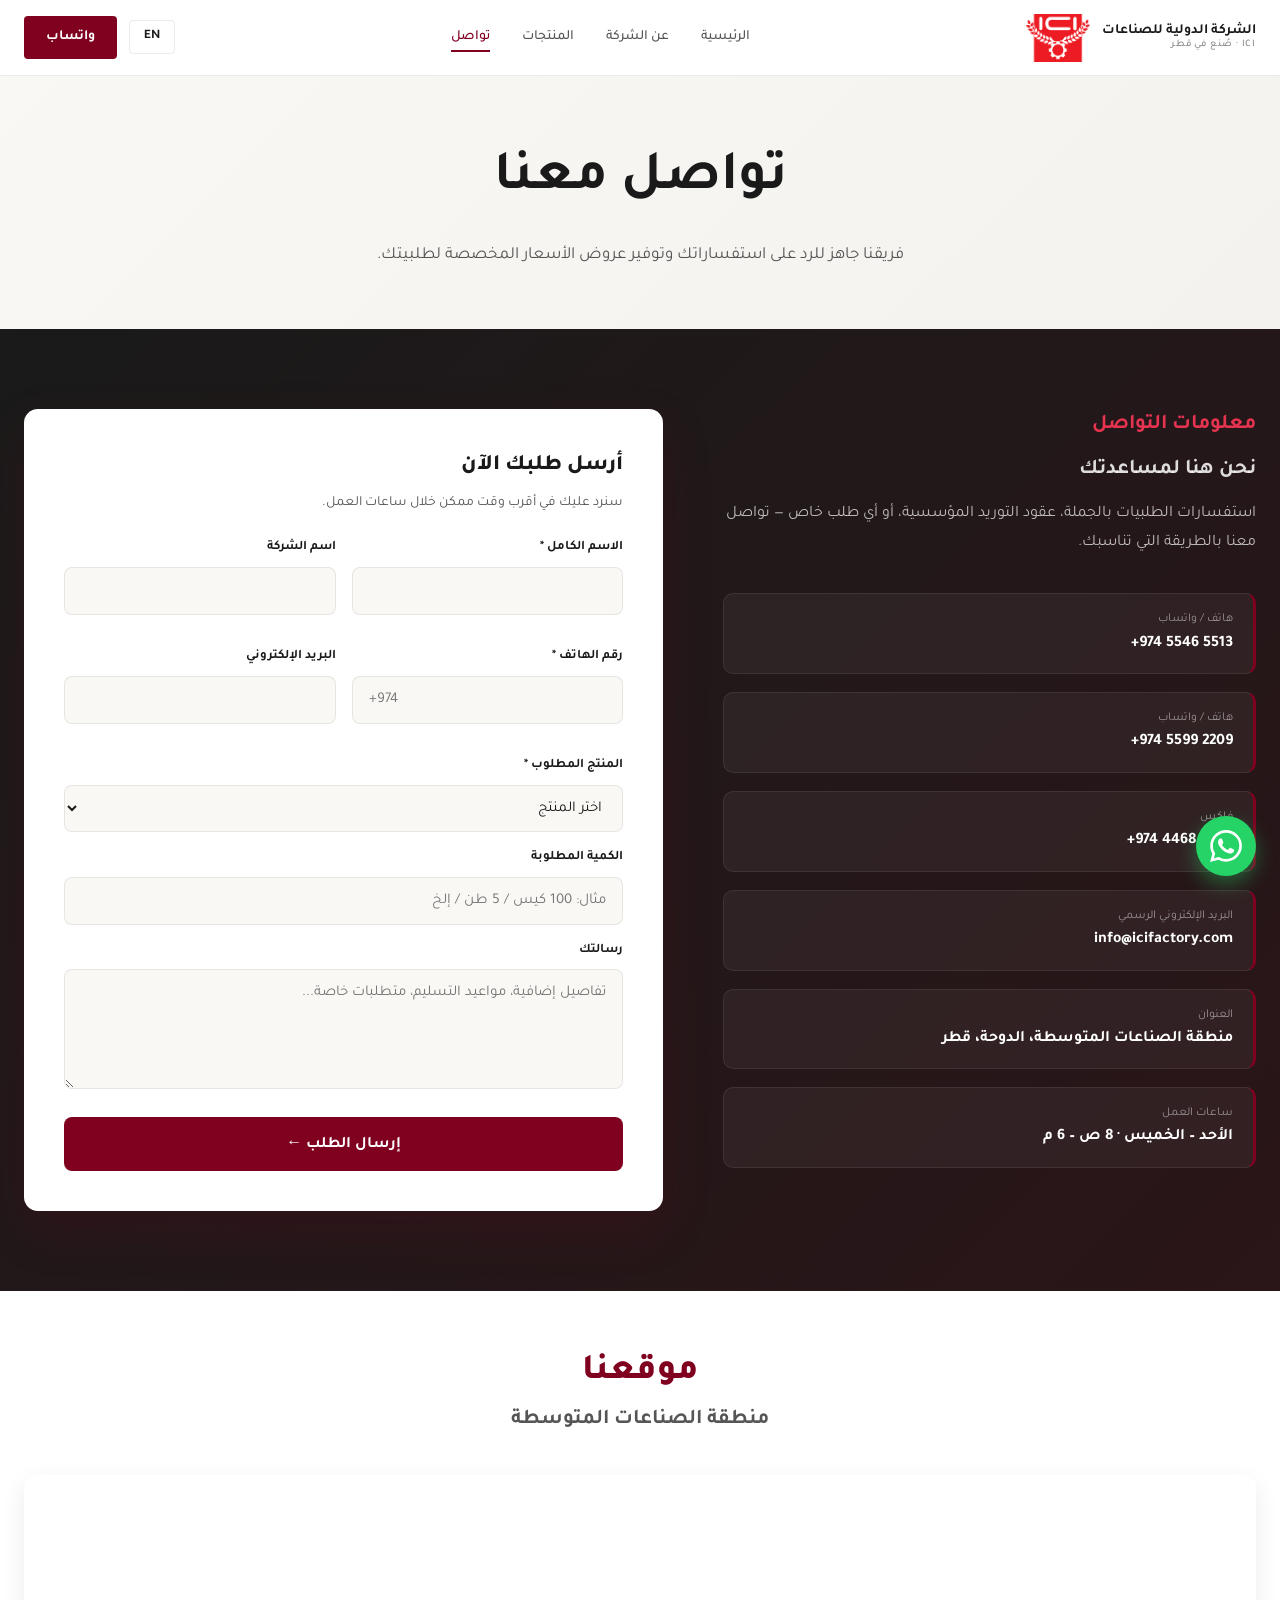
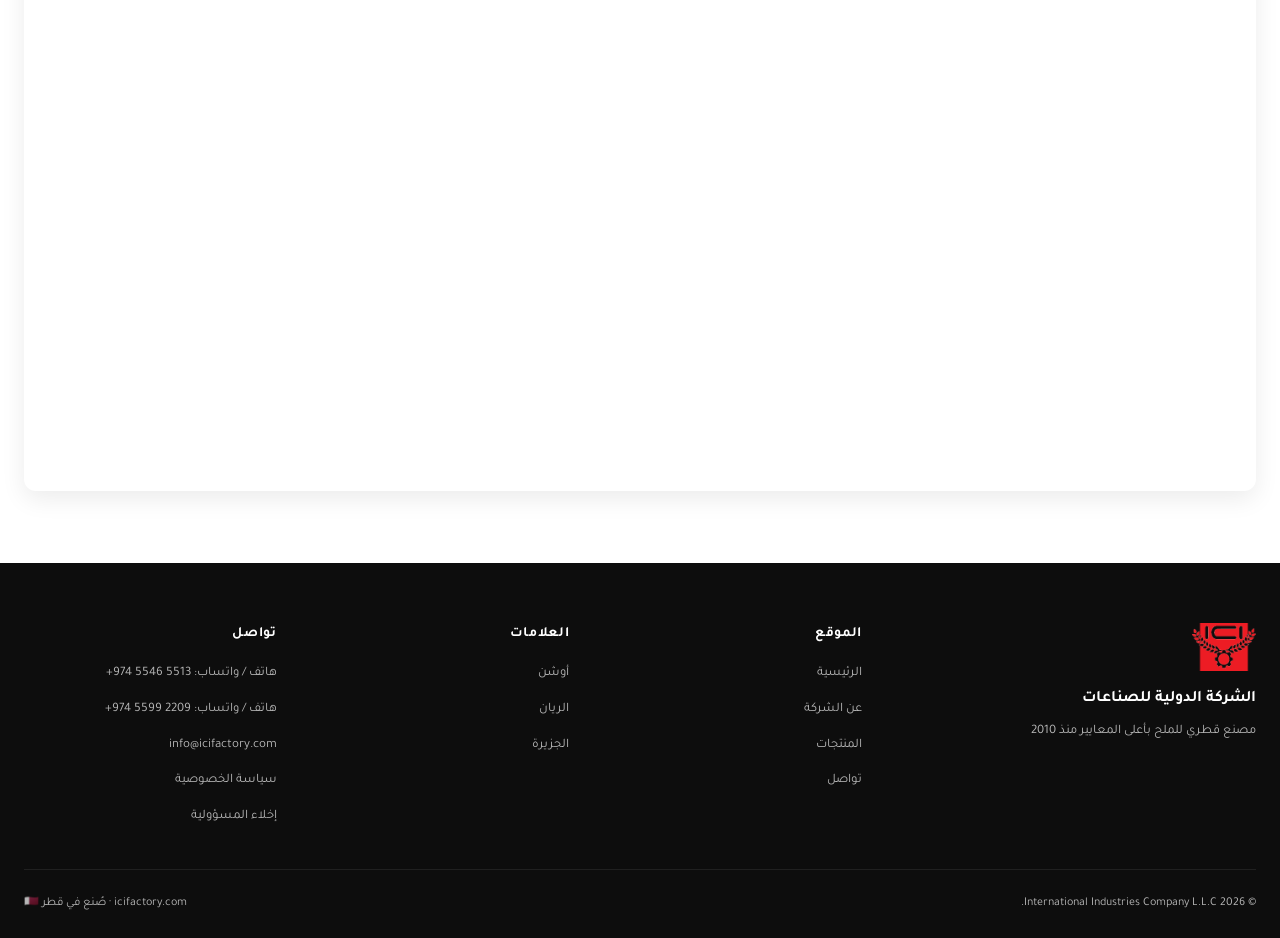
<file: contact.html>
<!DOCTYPE html>
<html lang="ar" dir="rtl">
<head>
  <meta charset="UTF-8">
  <meta name="viewport" content="width=device-width, initial-scale=1.0">
  <title>تواصل معنا | Contact — الشركة الدولية للصناعات | ICI Qatar</title>
  <meta name="description" content="تواصل مع الشركة الدولية للصناعات للحصول على عرض سعر أو الاستفسار عن منتجاتنا من الملح. هاتف، واتساب، وبريد إلكتروني.">

  <link rel="icon" type="image/png" href="assets/images/brand/logo-ici.png">
  <link rel="canonical" href="https://icifactory.com/contact.html">
  <link rel="preconnect" href="https://fonts.googleapis.com">
  <link rel="preconnect" href="https://fonts.gstatic.com" crossorigin>
  <link href="https://fonts.googleapis.com/css2?family=Tajawal:wght@300;400;500;700;800;900&display=swap" rel="stylesheet">
  <link rel="stylesheet" href="assets/css/style.css">

  <style>
    .page-header { padding: calc(var(--nav-height) + 60px) 0 60px; background: linear-gradient(135deg, #FAF8F5 0%, #F4F2EE 100%); text-align: center; }
    .page-header h1 { font-size: clamp(36px, 5vw, 56px); margin-bottom: 16px; }
    .page-header p { font-size: 17px; color: var(--text-mid); max-width: 600px; margin: 0 auto; }
    .map-section { padding: 60px 0; background: var(--salt-white); }
    .map-embed { width: 100%; aspect-ratio: 16/8; border-radius: 12px; overflow: hidden; box-shadow: var(--shadow-md); border: 0; }
  </style>
</head>
<body>

<nav>
  <div class="nav-inner">
    <a href="index.html" class="nav-logo">
      <img src="assets/images/brand/logo-ici.png" alt="ICI Logo">
      <div class="nav-logo-text">
        <span class="ar" data-ar="الشركة الدولية للصناعات" data-en="International Industries Co.">الشركة الدولية للصناعات</span>
        <span class="en" data-ar="ICI · صُنع في قطر" data-en="ICI · MADE IN QATAR">ICI · صُنع في قطر</span>
      </div>
    </a>
    <ul class="nav-links">
      <li><a href="index.html" data-ar="الرئيسية" data-en="Home">الرئيسية</a></li>
      <li><a href="about.html" data-ar="عن الشركة" data-en="About">عن الشركة</a></li>
      <li><a href="products.html" data-ar="المنتجات" data-en="Products">المنتجات</a></li>
      <li><a href="contact.html" class="active" data-ar="تواصل" data-en="Contact">تواصل</a></li>
    </ul>
    <div class="nav-actions">
      <button class="lang-toggle" type="button">EN</button>
      <a href="https://wa.me/97455465513" class="btn-cta" target="_blank" data-ar="واتساب" data-en="WhatsApp">واتساب</a>
      <button class="mobile-toggle" type="button"><span></span><span></span><span></span></button>
    </div>
  </div>
</nav>

<section class="page-header">
  <div class="container">
    <h1 data-ar="تواصل معنا" data-en="Get in Touch">تواصل معنا</h1>
    <p data-ar="فريقنا جاهز للرد على استفساراتك وتوفير عروض الأسعار المخصصة لطلبيتك." data-en="Our team is ready to answer your inquiries and provide custom quotes for your order.">
      فريقنا جاهز للرد على استفساراتك وتوفير عروض الأسعار المخصصة لطلبيتك.
    </p>
  </div>
</section>

<section class="contact" style="padding: 80px 0;">
  <div class="container">
    <div class="contact-grid">
      <div class="contact-info">
        <h2 class="section-eyebrow" style="color: #E63450" data-ar="معلومات التواصل" data-en="Contact Info">معلومات التواصل</h2>
        <h2 data-ar="نحن هنا لمساعدتك" data-en="We're Here to Help">نحن هنا لمساعدتك</h2>
        <p data-ar="استفسارات الطلبيات بالجملة، عقود التوريد المؤسسية، أو أي طلب خاص — تواصل معنا بالطريقة التي تناسبك." data-en="Bulk order inquiries, institutional supply contracts, or any special request — contact us in the way that suits you.">
          استفسارات الطلبيات بالجملة، عقود التوريد المؤسسية، أو أي طلب خاص — تواصل معنا بالطريقة التي تناسبك.
        </p>

        <div class="contact-details">
          <a href="tel:+97455465513" class="contact-detail">
            <div class="contact-detail-text">
              <div class="label" data-ar="هاتف / واتساب" data-en="Phone / WhatsApp">هاتف / واتساب</div>
              <div class="value"><span class="ltr-num">+974 5546 5513</span></div>
            </div>
          </a>
          <a href="tel:+97455992209" class="contact-detail">
            <div class="contact-detail-text">
              <div class="label" data-ar="هاتف / واتساب" data-en="Phone / WhatsApp">هاتف / واتساب</div>
              <div class="value"><span class="ltr-num">+974 5599 2209</span></div>
            </div>
          </a>
          <a href="tel:+97444680079" class="contact-detail">
            <div class="contact-detail-text">
              <div class="label" data-ar="فاكس" data-en="Fax">فاكس</div>
              <div class="value"><span class="ltr-num">+974 4468 0079</span></div>
            </div>
          </a>
          <a href="mailto:info@icifactory.com" class="contact-detail">
            <div class="contact-detail-text">
              <div class="label" data-ar="البريد الإلكتروني الرسمي" data-en="Official Email">البريد الإلكتروني الرسمي</div>
              <div class="value">info@icifactory.com</div>
            </div>
          </a>
          <div class="contact-detail">
            <div class="contact-detail-text">
              <div class="label" data-ar="العنوان" data-en="Address">العنوان</div>
              <div class="value" data-ar="منطقة الصناعات المتوسطة، الدوحة، قطر" data-en="Industrial Area, Doha, Qatar">منطقة الصناعات المتوسطة، الدوحة، قطر</div>
            </div>
          </div>
          <div class="contact-detail">
            <div class="contact-detail-text">
              <div class="label" data-ar="ساعات العمل" data-en="Working Hours">ساعات العمل</div>
              <div class="value" data-ar="الأحد – الخميس · 8 ص – 6 م" data-en="Sun – Thu · 8 AM – 6 PM">الأحد – الخميس · 8 ص – 6 م</div>
            </div>
          </div>
        </div>
      </div>

      <form class="contact-form" data-formspree="maqzrylp">
        <h3 style="font-size: 22px; font-weight: 800; margin-bottom: 8px;" data-ar="أرسل طلبك الآن" data-en="Send Your Request Now">أرسل طلبك الآن</h3>
        <p style="font-size: 14px; color: var(--text-mid); margin-bottom: 24px;" data-ar="سنرد عليك في أقرب وقت ممكن خلال ساعات العمل." data-en="We will respond as soon as possible during working hours.">
          سنرد عليك في أقرب وقت ممكن خلال ساعات العمل.
        </p>

        <div class="form-row">
          <div class="form-group">
            <label data-ar="الاسم الكامل *" data-en="Full Name *">الاسم الكامل *</label>
            <input type="text" name="name" required>
          </div>
          <div class="form-group">
            <label data-ar="اسم الشركة" data-en="Company">اسم الشركة</label>
            <input type="text" name="company">
          </div>
        </div>

        <div class="form-row">
          <div class="form-group">
            <label data-ar="رقم الهاتف *" data-en="Phone *">رقم الهاتف *</label>
            <input type="tel" name="phone" required placeholder="+974">
          </div>
          <div class="form-group">
            <label data-ar="البريد الإلكتروني" data-en="Email">البريد الإلكتروني</label>
            <input type="email" name="email">
          </div>
        </div>

        <div class="form-group">
          <label data-ar="المنتج المطلوب *" data-en="Product *">المنتج المطلوب *</label>
          <select name="product" required>
            <option value="" data-ar="اختر المنتج" data-en="Select product">اختر المنتج</option>
            <option value="ocean" data-ar="OCEAN - كيس 25 كغ" data-en="OCEAN - 25 KG Bag">OCEAN - كيس 25 كغ</option>
            <option value="alrayyan" data-ar="Al Rayyan - قارورة 700 جم" data-en="Al Rayyan - 700g Bottle">Al Rayyan - قارورة 700 جم</option>
            <option value="jazeera" data-ar="Jazeera - 1 كغ ورقي" data-en="Jazeera - 1 KG Paper">Jazeera - 1 كغ ورقي</option>
            <option value="cubes" data-ar="مكعبات الأعلاف (5 ألوان)" data-en="Feed Cubes (5 colors)">مكعبات الأعلاف (5 ألوان)</option>
            <option value="industrial" data-ar="ملح صناعي - جامبو باج 1500 كغ" data-en="Industrial Salt - Jumbo Bag 1500 KG">ملح صناعي - جامبو باج 1500 كغ</option>
            <option value="general" data-ar="استفسار عام" data-en="General inquiry">استفسار عام</option>
          </select>
        </div>

        <div class="form-group">
          <label data-ar="الكمية المطلوبة" data-en="Required Quantity">الكمية المطلوبة</label>
          <input type="text" name="quantity" data-ar-placeholder="مثال: 100 كيس / 5 طن / إلخ" data-en-placeholder="e.g. 100 bags / 5 tons / etc">
        </div>

        <div class="form-group">
          <label data-ar="رسالتك" data-en="Your Message">رسالتك</label>
          <textarea name="message" data-ar-placeholder="تفاصيل إضافية، مواعيد التسليم، متطلبات خاصة..." data-en-placeholder="Additional details, delivery dates, special requirements..."></textarea>
        </div>

        <button type="submit" class="btn-submit" data-ar="إرسال الطلب ←" data-en="Send Request →">إرسال الطلب ←</button>
      </form>
    </div>
  </div>
</section>

<!-- MAP -->
<section class="map-section">
  <div class="container">
    <div class="section-header" style="margin-bottom: 40px;">
      <h2 class="section-eyebrow" data-ar="موقعنا" data-en="Our Location">موقعنا</h2>
      <h3 class="section-title" data-ar="منطقة الصناعات المتوسطة" data-en="Industrial Area">منطقة الصناعات المتوسطة</h3>
    </div>
    <iframe class="map-embed"
      src="https://www.google.com/maps/embed?pb=!1m18!1m12!1m3!1d3608.5!2d51.4830!3d25.2854!2m3!1f0!2f0!3f0!3m2!1i1024!2i768!4f13.1!3m3!1m2!1s0x0%3A0x0!2sIndustrial%20Area%2C%20Doha%2C%20Qatar!5e0!3m2!1sen!2sqa!4v1700000000000"
      allowfullscreen="" loading="lazy" referrerpolicy="no-referrer-when-downgrade"
      title="ICI Factory Location"></iframe>
  </div>
</section>

<footer>
  <div class="container">
    <div class="footer-grid">
      <div class="footer-brand">
        <img src="assets/images/brand/logo-ici.png" alt="ICI">
        <h4 data-ar="الشركة الدولية للصناعات" data-en="International Industries Co.">الشركة الدولية للصناعات</h4>
        <p data-ar="مصنع قطري للملح بأعلى المعايير منذ 2010" data-en="Qatari salt manufacturer with premium standards since 2010">مصنع قطري للملح بأعلى المعايير منذ 2010</p>
      </div>
      <div class="footer-col">
        <h5 data-ar="الموقع" data-en="Site">الموقع</h5>
        <ul>
          <li><a href="index.html" data-ar="الرئيسية" data-en="Home">الرئيسية</a></li>
          <li><a href="about.html" data-ar="عن الشركة" data-en="About">عن الشركة</a></li>
          <li><a href="products.html" data-ar="المنتجات" data-en="Products">المنتجات</a></li>
          <li><a href="contact.html" data-ar="تواصل" data-en="Contact">تواصل</a></li>
        </ul>
      </div>
      <div class="footer-col">
        <h5 data-ar="العلامات" data-en="Brands">العلامات</h5>
        <ul>
          <li><a href="products.html#ocean" data-ar="أوشن" data-en="OCEAN">أوشن</a></li>
          <li><a href="products.html#alrayyan" data-ar="الريان" data-en="Al Rayyan">الريان</a></li>
          <li><a href="products.html#jazeera" data-ar="الجزيرة" data-en="Jazeera">الجزيرة</a></li>
        </ul>
      </div>
      <div class="footer-col">
        <h5 data-ar="تواصل" data-en="Contact">تواصل</h5>
        <ul>
          <li><a href="tel:+97455465513"><span data-ar="هاتف / واتساب" data-en="Phone / WhatsApp">هاتف / واتساب</span>: <span class="ltr-num">+974 5546 5513</span></a></li>
          <li><a href="tel:+97455992209"><span data-ar="هاتف / واتساب" data-en="Phone / WhatsApp">هاتف / واتساب</span>: <span class="ltr-num">+974 5599 2209</span></a></li>
          <li><a href="mailto:info@icifactory.com"><span class="ltr-num">info@icifactory.com</span></a></li>
          <li><a href="privacy.html" data-ar="سياسة الخصوصية" data-en="Privacy Policy">سياسة الخصوصية</a></li>
          <li><a href="disclaimer.html" data-ar="إخلاء المسؤولية" data-en="Disclaimer">إخلاء المسؤولية</a></li>
        </ul>
      </div>
    </div>
    <div class="footer-bottom">
      <span>© 2026 International Industries Company L.L.C.</span>
      <span><span class="ltr-num">icifactory.com</span> · <span data-ar="صُنع في قطر" data-en="Made in Qatar">صُنع في قطر</span> 🇶🇦</span>
    </div>
  </div>
</footer>

<a href="https://wa.me/97455465513" class="whatsapp-float" target="_blank" aria-label="WhatsApp">
  <svg width="32" height="32" viewBox="0 0 24 24" fill="currentColor"><path d="M17.472 14.382c-.297-.149-1.758-.867-2.03-.967-.273-.099-.471-.148-.67.15-.197.297-.767.966-.94 1.164-.173.199-.347.223-.644.075-.297-.15-1.255-.463-2.39-1.475-.883-.788-1.48-1.761-1.653-2.059-.173-.297-.018-.458.13-.606.134-.133.298-.347.446-.52.149-.174.198-.298.298-.497.099-.198.05-.371-.025-.52-.075-.149-.669-1.612-.916-2.207-.242-.579-.487-.5-.669-.51-.173-.008-.371-.01-.57-.01-.198 0-.52.074-.792.372-.272.297-1.04 1.016-1.04 2.479 0 1.462 1.065 2.875 1.213 3.074.149.198 2.096 3.2 5.077 4.487.709.306 1.262.489 1.694.625.712.227 1.36.195 1.871.118.571-.085 1.758-.719 2.006-1.413.248-.694.248-1.289.173-1.413-.074-.124-.272-.198-.57-.347m-5.421 7.403h-.004a9.87 9.87 0 01-5.031-1.378l-.361-.214-3.741.982.998-3.648-.235-.374a9.86 9.86 0 01-1.51-5.26c.001-5.45 4.436-9.884 9.888-9.884 2.64 0 5.122 1.03 6.988 2.898a9.825 9.825 0 012.893 6.994c-.003 5.45-4.437 9.884-9.885 9.884m8.413-18.297A11.815 11.815 0 0012.05 0C5.495 0 .16 5.335.157 11.892c0 2.096.547 4.142 1.588 5.945L.057 24l6.305-1.654a11.882 11.882 0 005.683 1.448h.005c6.554 0 11.89-5.335 11.893-11.893a11.821 11.821 0 00-3.48-8.413z"/></svg>
</a>

<script src="assets/js/main.js"></script>
<script>
  // Pre-fill product from query string
  const params = new URLSearchParams(window.location.search);
  const product = params.get('product');
  if (product) {
    document.addEventListener('DOMContentLoaded', () => {
      const select = document.querySelector('select[name="product"]');
      if (select) select.value = product;
    });
  }
</script>
</body>
</html>
</file>
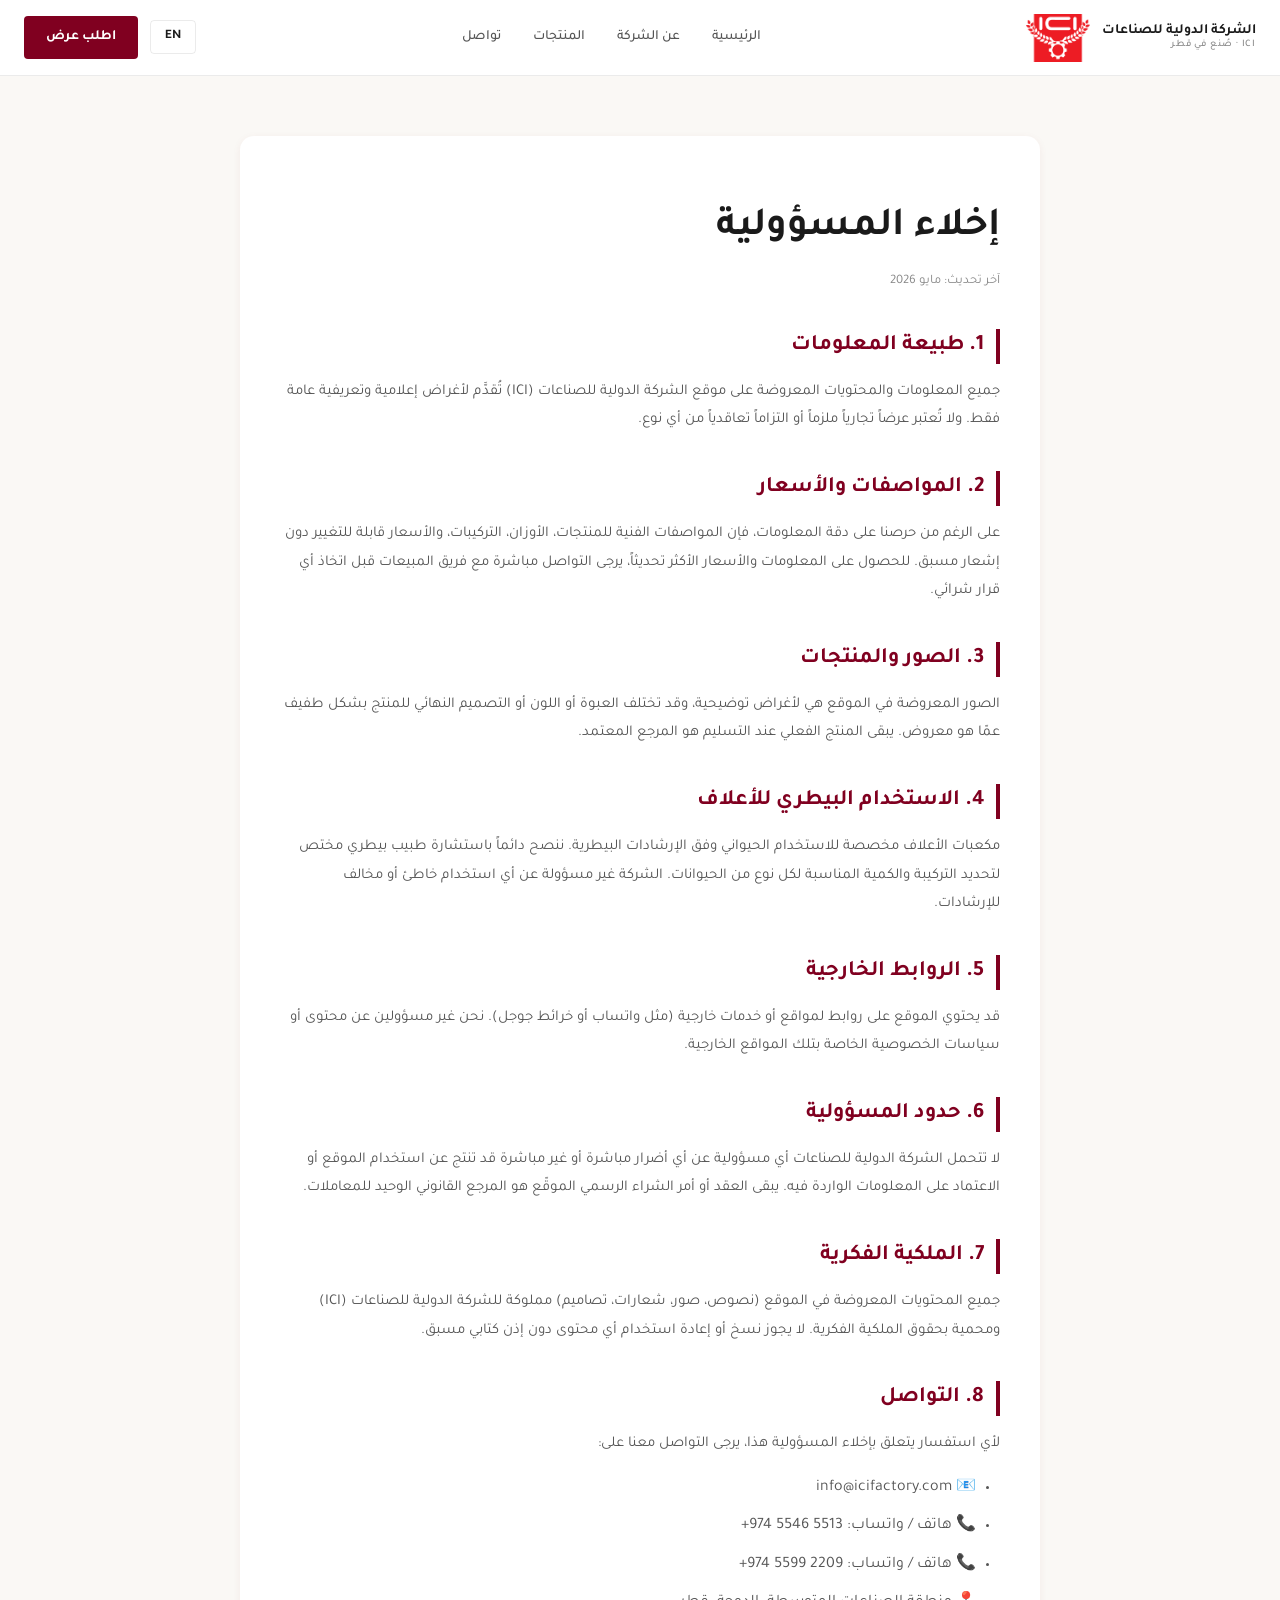
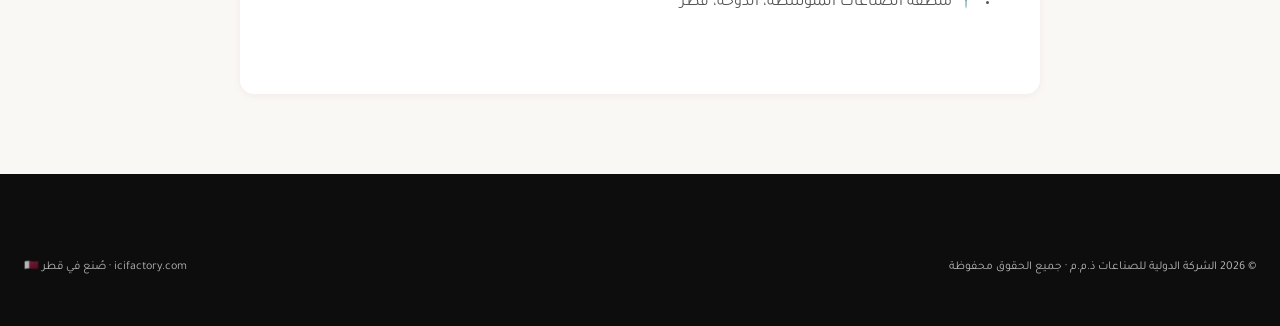
<file: disclaimer.html>
<!DOCTYPE html>
<html lang="ar" dir="rtl">
<head>
  <meta charset="UTF-8">
  <meta name="viewport" content="width=device-width, initial-scale=1.0">
  <title>إخلاء المسؤولية | Disclaimer — الشركة الدولية للصناعات</title>
  <meta name="description" content="إخلاء المسؤولية الخاص بموقع الشركة الدولية للصناعات (ICI).">

  <link rel="icon" type="image/png" href="assets/images/brand/logo-ici.png">
  <link rel="canonical" href="https://icifactory.com/disclaimer.html">
  <link rel="preconnect" href="https://fonts.googleapis.com">
  <link rel="preconnect" href="https://fonts.gstatic.com" crossorigin>
  <link href="https://fonts.googleapis.com/css2?family=Tajawal:wght@300;400;500;700;800;900&display=swap" rel="stylesheet">
  <link rel="stylesheet" href="assets/css/style.css">

  <style>
    .privacy-section { padding: calc(var(--nav-height) + 60px) 0 80px; background: var(--salt-cream); }
    .privacy-content {
      max-width: 800px; margin: 0 auto; padding: 60px 40px;
      background: var(--salt-white); border-radius: 14px; box-shadow: var(--shadow-sm);
    }
    .privacy-content h1 { font-size: clamp(28px, 4vw, 40px); margin-bottom: 12px; }
    .privacy-content .updated { color: var(--text-light); font-size: 13px; margin-bottom: 32px; }
    .privacy-content h2 {
      font-size: 22px; margin-top: 36px; margin-bottom: 14px;
      color: var(--ici-red); padding-right: 12px; border-right: 4px solid var(--ici-red);
    }
    html[dir="ltr"] .privacy-content h2 { padding-right: 0; padding-left: 12px; border-right: 0; border-left: 4px solid var(--ici-red); }
    .privacy-content p { font-size: 15px; color: var(--text-mid); line-height: 1.9; margin-bottom: 14px; }
    .privacy-content ul { padding-right: 24px; margin-bottom: 16px; color: var(--text-mid); line-height: 1.9; }
    html[dir="ltr"] .privacy-content ul { padding-right: 0; padding-left: 24px; }
    .privacy-content li { margin-bottom: 8px; }
    .ltr-num { direction: ltr; unicode-bidi: isolate; display: inline-block; }
    @media (max-width: 640px) { .privacy-content { padding: 32px 24px; } }
  </style>
</head>
<body>

<nav>
  <div class="nav-inner">
    <a href="index.html" class="nav-logo">
      <img src="assets/images/brand/logo-ici.png" alt="ICI Logo">
      <div class="nav-logo-text">
        <span class="ar" data-ar="الشركة الدولية للصناعات" data-en="International Industries Co.">الشركة الدولية للصناعات</span>
        <span class="en" data-ar="ICI · صُنع في قطر" data-en="ICI · MADE IN QATAR">ICI · صُنع في قطر</span>
      </div>
    </a>
    <ul class="nav-links">
      <li><a href="index.html" data-ar="الرئيسية" data-en="Home">الرئيسية</a></li>
      <li><a href="about.html" data-ar="عن الشركة" data-en="About">عن الشركة</a></li>
      <li><a href="products.html" data-ar="المنتجات" data-en="Products">المنتجات</a></li>
      <li><a href="contact.html" data-ar="تواصل" data-en="Contact">تواصل</a></li>
    </ul>
    <div class="nav-actions">
      <button class="lang-toggle" type="button">EN</button>
      <a href="contact.html" class="btn-cta" data-ar="اطلب عرض" data-en="Get Quote">اطلب عرض</a>
      <button class="mobile-toggle" type="button"><span></span><span></span><span></span></button>
    </div>
  </div>
</nav>

<section class="privacy-section">
  <div class="container">
    <div class="privacy-content">
      <h1 data-ar="إخلاء المسؤولية" data-en="Disclaimer">إخلاء المسؤولية</h1>
      <div class="updated" data-ar="آخر تحديث: مايو 2026" data-en="Last updated: May 2026">آخر تحديث: مايو 2026</div>

      <h2 data-ar="1. طبيعة المعلومات" data-en="1. Nature of Information">1. طبيعة المعلومات</h2>
      <p data-ar="جميع المعلومات والمحتويات المعروضة على موقع الشركة الدولية للصناعات (ICI) تُقدَّم لأغراض إعلامية وتعريفية عامة فقط. ولا تُعتبر عرضاً تجارياً ملزماً أو التزاماً تعاقدياً من أي نوع." data-en="All information and content displayed on the International Industries Company (ICI) website is provided for general informational purposes only. It does not constitute a binding commercial offer or contractual obligation of any kind.">
        جميع المعلومات والمحتويات المعروضة على موقع الشركة الدولية للصناعات (ICI) تُقدَّم لأغراض إعلامية وتعريفية عامة فقط. ولا تُعتبر عرضاً تجارياً ملزماً أو التزاماً تعاقدياً من أي نوع.
      </p>

      <h2 data-ar="2. المواصفات والأسعار" data-en="2. Specifications & Prices">2. المواصفات والأسعار</h2>
      <p data-ar="على الرغم من حرصنا على دقة المعلومات، فإن المواصفات الفنية للمنتجات، الأوزان، التركيبات، والأسعار قابلة للتغيير دون إشعار مسبق. للحصول على المعلومات والأسعار الأكثر تحديثاً، يرجى التواصل مباشرة مع فريق المبيعات قبل اتخاذ أي قرار شرائي." data-en="Despite our care for accuracy, product technical specifications, weights, formulations, and prices are subject to change without prior notice. For the most up-to-date information and prices, please contact the sales team directly before making any purchasing decision.">
        على الرغم من حرصنا على دقة المعلومات، فإن المواصفات الفنية للمنتجات، الأوزان، التركيبات، والأسعار قابلة للتغيير دون إشعار مسبق. للحصول على المعلومات والأسعار الأكثر تحديثاً، يرجى التواصل مباشرة مع فريق المبيعات قبل اتخاذ أي قرار شرائي.
      </p>

      <h2 data-ar="3. الصور والمنتجات" data-en="3. Images & Products">3. الصور والمنتجات</h2>
      <p data-ar="الصور المعروضة في الموقع هي لأغراض توضيحية، وقد تختلف العبوة أو اللون أو التصميم النهائي للمنتج بشكل طفيف عمّا هو معروض. يبقى المنتج الفعلي عند التسليم هو المرجع المعتمد." data-en="Images displayed on the site are for illustrative purposes, and the final packaging, color, or design of the product may differ slightly from what is shown. The actual product upon delivery remains the approved reference.">
        الصور المعروضة في الموقع هي لأغراض توضيحية، وقد تختلف العبوة أو اللون أو التصميم النهائي للمنتج بشكل طفيف عمّا هو معروض. يبقى المنتج الفعلي عند التسليم هو المرجع المعتمد.
      </p>

      <h2 data-ar="4. الاستخدام البيطري للأعلاف" data-en="4. Veterinary Use of Feed">4. الاستخدام البيطري للأعلاف</h2>
      <p data-ar="مكعبات الأعلاف مخصصة للاستخدام الحيواني وفق الإرشادات البيطرية. ننصح دائماً باستشارة طبيب بيطري مختص لتحديد التركيبة والكمية المناسبة لكل نوع من الحيوانات. الشركة غير مسؤولة عن أي استخدام خاطئ أو مخالف للإرشادات." data-en="Feed cubes are intended for animal use according to veterinary guidelines. We always recommend consulting a qualified veterinarian to determine the appropriate formulation and quantity for each animal type. The company is not responsible for any misuse or use contrary to the guidelines.">
        مكعبات الأعلاف مخصصة للاستخدام الحيواني وفق الإرشادات البيطرية. ننصح دائماً باستشارة طبيب بيطري مختص لتحديد التركيبة والكمية المناسبة لكل نوع من الحيوانات. الشركة غير مسؤولة عن أي استخدام خاطئ أو مخالف للإرشادات.
      </p>

      <h2 data-ar="5. الروابط الخارجية" data-en="5. External Links">5. الروابط الخارجية</h2>
      <p data-ar="قد يحتوي الموقع على روابط لمواقع أو خدمات خارجية (مثل واتساب أو خرائط جوجل). نحن غير مسؤولين عن محتوى أو سياسات الخصوصية الخاصة بتلك المواقع الخارجية." data-en="The site may contain links to external websites or services (such as WhatsApp or Google Maps). We are not responsible for the content or privacy policies of those external sites.">
        قد يحتوي الموقع على روابط لمواقع أو خدمات خارجية (مثل واتساب أو خرائط جوجل). نحن غير مسؤولين عن محتوى أو سياسات الخصوصية الخاصة بتلك المواقع الخارجية.
      </p>

      <h2 data-ar="6. حدود المسؤولية" data-en="6. Limitation of Liability">6. حدود المسؤولية</h2>
      <p data-ar="لا تتحمل الشركة الدولية للصناعات أي مسؤولية عن أي أضرار مباشرة أو غير مباشرة قد تنتج عن استخدام الموقع أو الاعتماد على المعلومات الواردة فيه. يبقى العقد أو أمر الشراء الرسمي الموقّع هو المرجع القانوني الوحيد للمعاملات." data-en="International Industries Company assumes no liability for any direct or indirect damages that may result from using the site or relying on the information it contains. The signed official contract or purchase order remains the sole legal reference for transactions.">
        لا تتحمل الشركة الدولية للصناعات أي مسؤولية عن أي أضرار مباشرة أو غير مباشرة قد تنتج عن استخدام الموقع أو الاعتماد على المعلومات الواردة فيه. يبقى العقد أو أمر الشراء الرسمي الموقّع هو المرجع القانوني الوحيد للمعاملات.
      </p>

      <h2 data-ar="7. الملكية الفكرية" data-en="7. Intellectual Property">7. الملكية الفكرية</h2>
      <p data-ar="جميع المحتويات المعروضة في الموقع (نصوص، صور، شعارات، تصاميم) مملوكة للشركة الدولية للصناعات (ICI) ومحمية بحقوق الملكية الفكرية. لا يجوز نسخ أو إعادة استخدام أي محتوى دون إذن كتابي مسبق." data-en="All content displayed on the site (text, images, logos, designs) is owned by International Industries Company (ICI) and protected by intellectual property rights. No content may be copied or reused without prior written permission.">
        جميع المحتويات المعروضة في الموقع (نصوص، صور، شعارات، تصاميم) مملوكة للشركة الدولية للصناعات (ICI) ومحمية بحقوق الملكية الفكرية. لا يجوز نسخ أو إعادة استخدام أي محتوى دون إذن كتابي مسبق.
      </p>

      <h2 data-ar="8. التواصل" data-en="8. Contact">8. التواصل</h2>
      <p data-ar="لأي استفسار يتعلق بإخلاء المسؤولية هذا، يرجى التواصل معنا على:" data-en="For any inquiry regarding this disclaimer, please contact us at:">لأي استفسار يتعلق بإخلاء المسؤولية هذا، يرجى التواصل معنا على:</p>
      <ul>
        <li>📧 <span class="ltr-num">info@icifactory.com</span></li>
        <li>📞 <span data-ar="هاتف / واتساب" data-en="Phone / WhatsApp">هاتف / واتساب</span>: <span class="ltr-num">+974 5546 5513</span></li>
        <li>📞 <span data-ar="هاتف / واتساب" data-en="Phone / WhatsApp">هاتف / واتساب</span>: <span class="ltr-num">+974 5599 2209</span></li>
        <li data-ar="📍 منطقة الصناعات المتوسطة، الدوحة، قطر" data-en="📍 Industrial Area, Doha, Qatar">📍 منطقة الصناعات المتوسطة، الدوحة، قطر</li>
      </ul>
    </div>
  </div>
</section>

<footer>
  <div class="container">
    <div class="footer-bottom" style="border: 0; padding: 24px 0;">
      <span>© 2026 <span data-ar="الشركة الدولية للصناعات ذ.م.م" data-en="International Industries Company L.L.C.">الشركة الدولية للصناعات ذ.م.م</span> · <span data-ar="جميع الحقوق محفوظة" data-en="All Rights Reserved">جميع الحقوق محفوظة</span></span>
      <span><span class="ltr-num">icifactory.com</span> · <span data-ar="صُنع في قطر" data-en="Made in Qatar">صُنع في قطر</span> 🇶🇦</span>
    </div>
  </div>
</footer>

<script src="assets/js/main.js"></script>
</body>
</html>
</file>
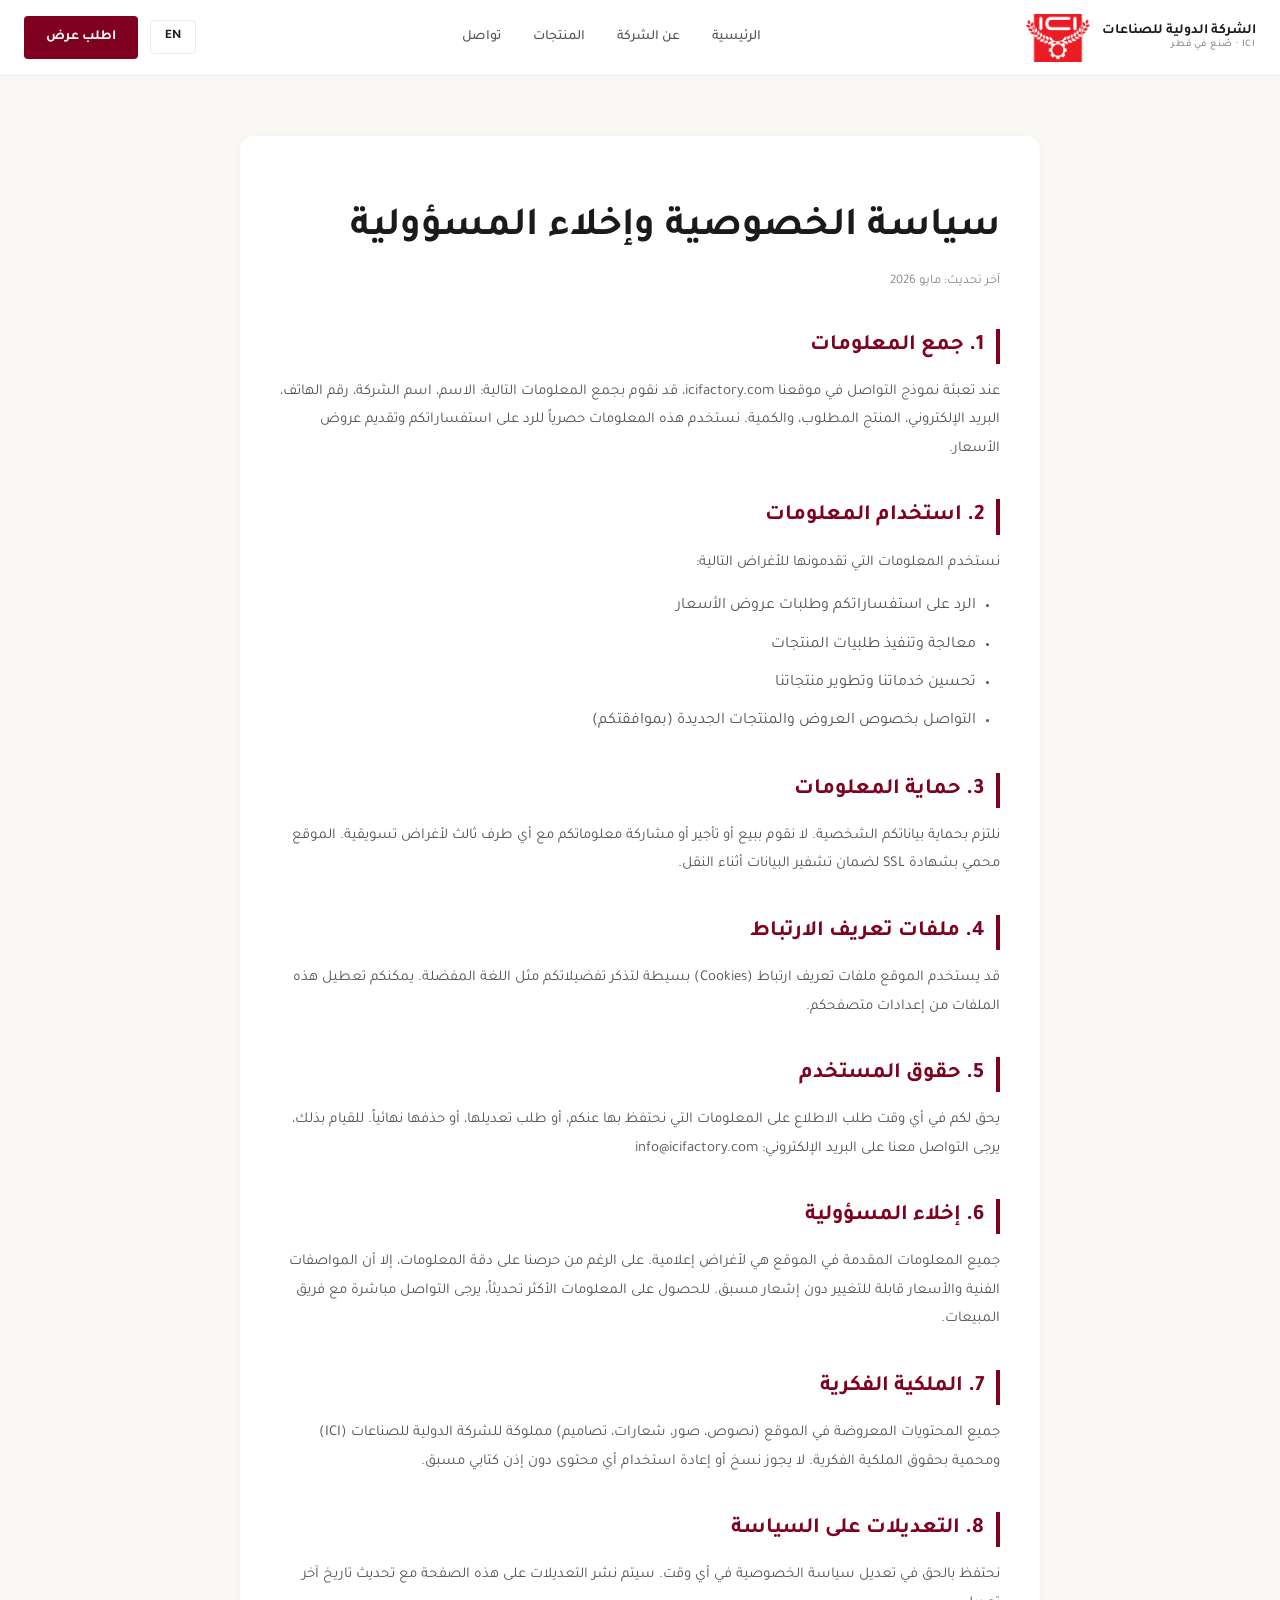
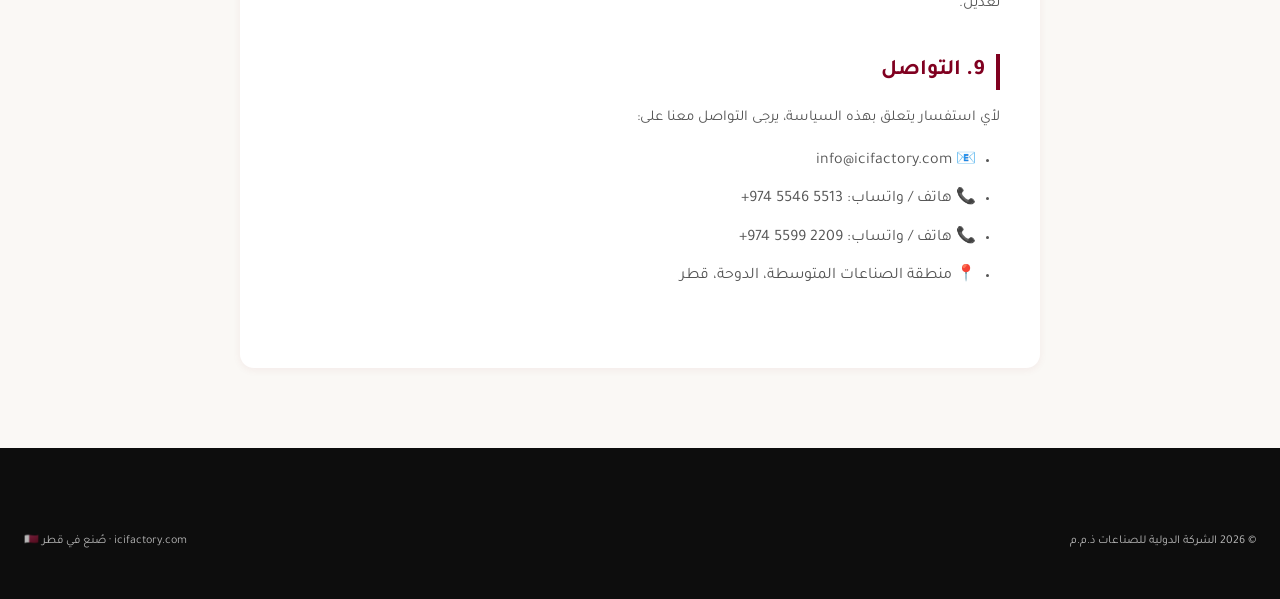
<file: privacy.html>
<!DOCTYPE html>
<html lang="ar" dir="rtl">
<head>
  <meta charset="UTF-8">
  <meta name="viewport" content="width=device-width, initial-scale=1.0">
  <title>سياسة الخصوصية | Privacy Policy — الشركة الدولية للصناعات</title>
  <meta name="description" content="سياسة الخصوصية وإخلاء المسؤولية للشركة الدولية للصناعات (ICI).">

  <link rel="icon" type="image/png" href="assets/images/brand/logo-ici.png">
  <link rel="canonical" href="https://icifactory.com/privacy.html">
  <link rel="preconnect" href="https://fonts.googleapis.com">
  <link rel="preconnect" href="https://fonts.gstatic.com" crossorigin>
  <link href="https://fonts.googleapis.com/css2?family=Tajawal:wght@300;400;500;700;800;900&display=swap" rel="stylesheet">
  <link rel="stylesheet" href="assets/css/style.css">

  <style>
    .privacy-section { padding: calc(var(--nav-height) + 60px) 0 80px; background: var(--salt-cream); }
    .privacy-content {
      max-width: 800px; margin: 0 auto; padding: 60px 40px;
      background: var(--salt-white); border-radius: 14px; box-shadow: var(--shadow-sm);
    }
    .privacy-content h1 { font-size: clamp(28px, 4vw, 40px); margin-bottom: 12px; }
    .privacy-content .updated { color: var(--text-light); font-size: 13px; margin-bottom: 32px; }
    .privacy-content h2 {
      font-size: 22px; margin-top: 36px; margin-bottom: 14px;
      color: var(--ici-red); padding-right: 12px; border-right: 4px solid var(--ici-red);
    }
    html[dir="ltr"] .privacy-content h2 { padding-right: 0; padding-left: 12px; border-right: 0; border-left: 4px solid var(--ici-red); }
    .privacy-content p { font-size: 15px; color: var(--text-mid); line-height: 1.9; margin-bottom: 14px; }
    .privacy-content ul { padding-right: 24px; margin-bottom: 16px; color: var(--text-mid); line-height: 1.9; }
    html[dir="ltr"] .privacy-content ul { padding-right: 0; padding-left: 24px; }
    .privacy-content li { margin-bottom: 8px; }
    .ltr-num { direction: ltr; unicode-bidi: isolate; display: inline-block; }
    @media (max-width: 640px) { .privacy-content { padding: 32px 24px; } }
  </style>
</head>
<body>

<nav>
  <div class="nav-inner">
    <a href="index.html" class="nav-logo">
      <img src="assets/images/brand/logo-ici.png" alt="ICI Logo">
      <div class="nav-logo-text">
        <span class="ar" data-ar="الشركة الدولية للصناعات" data-en="International Industries Co.">الشركة الدولية للصناعات</span>
        <span class="en" data-ar="ICI · صُنع في قطر" data-en="ICI · MADE IN QATAR">ICI · صُنع في قطر</span>
      </div>
    </a>
    <ul class="nav-links">
      <li><a href="index.html" data-ar="الرئيسية" data-en="Home">الرئيسية</a></li>
      <li><a href="about.html" data-ar="عن الشركة" data-en="About">عن الشركة</a></li>
      <li><a href="products.html" data-ar="المنتجات" data-en="Products">المنتجات</a></li>
      <li><a href="contact.html" data-ar="تواصل" data-en="Contact">تواصل</a></li>
    </ul>
    <div class="nav-actions">
      <button class="lang-toggle" type="button">EN</button>
      <a href="contact.html" class="btn-cta" data-ar="اطلب عرض" data-en="Get Quote">اطلب عرض</a>
      <button class="mobile-toggle" type="button"><span></span><span></span><span></span></button>
    </div>
  </div>
</nav>

<section class="privacy-section">
  <div class="container">
    <div class="privacy-content">
      <h1 data-ar="سياسة الخصوصية وإخلاء المسؤولية" data-en="Privacy Policy & Disclaimer">سياسة الخصوصية وإخلاء المسؤولية</h1>
      <div class="updated" data-ar="آخر تحديث: مايو 2026" data-en="Last updated: May 2026">آخر تحديث: مايو 2026</div>

      <h2 data-ar="1. جمع المعلومات" data-en="1. Information Collection">1. جمع المعلومات</h2>
      <p data-ar="عند تعبئة نموذج التواصل في موقعنا icifactory.com، قد نقوم بجمع المعلومات التالية: الاسم، اسم الشركة، رقم الهاتف، البريد الإلكتروني، المنتج المطلوب، والكمية. نستخدم هذه المعلومات حصرياً للرد على استفساراتكم وتقديم عروض الأسعار." data-en="When you fill in the contact form on our website icifactory.com, we may collect the following information: name, company name, phone number, email address, product requested, and quantity. We use this information exclusively to respond to your inquiries and provide quotes.">
        عند تعبئة نموذج التواصل في موقعنا icifactory.com، قد نقوم بجمع المعلومات التالية: الاسم، اسم الشركة، رقم الهاتف، البريد الإلكتروني، المنتج المطلوب، والكمية. نستخدم هذه المعلومات حصرياً للرد على استفساراتكم وتقديم عروض الأسعار.
      </p>

      <h2 data-ar="2. استخدام المعلومات" data-en="2. Use of Information">2. استخدام المعلومات</h2>
      <p data-ar="نستخدم المعلومات التي تقدمونها للأغراض التالية:" data-en="We use the information you provide for the following purposes:">نستخدم المعلومات التي تقدمونها للأغراض التالية:</p>
      <ul>
        <li data-ar="الرد على استفساراتكم وطلبات عروض الأسعار" data-en="Responding to your inquiries and quote requests">الرد على استفساراتكم وطلبات عروض الأسعار</li>
        <li data-ar="معالجة وتنفيذ طلبيات المنتجات" data-en="Processing and fulfilling product orders">معالجة وتنفيذ طلبيات المنتجات</li>
        <li data-ar="تحسين خدماتنا وتطوير منتجاتنا" data-en="Improving our services and developing our products">تحسين خدماتنا وتطوير منتجاتنا</li>
        <li data-ar="التواصل بخصوص العروض والمنتجات الجديدة (بموافقتكم)" data-en="Communicating about new offers and products (with your consent)">التواصل بخصوص العروض والمنتجات الجديدة (بموافقتكم)</li>
      </ul>

      <h2 data-ar="3. حماية المعلومات" data-en="3. Information Protection">3. حماية المعلومات</h2>
      <p data-ar="نلتزم بحماية بياناتكم الشخصية. لا نقوم ببيع أو تأجير أو مشاركة معلوماتكم مع أي طرف ثالث لأغراض تسويقية. الموقع محمي بشهادة SSL لضمان تشفير البيانات أثناء النقل." data-en="We are committed to protecting your personal data. We do not sell, rent, or share your information with any third party for marketing purposes. The site is protected with SSL to ensure data encryption during transmission.">
        نلتزم بحماية بياناتكم الشخصية. لا نقوم ببيع أو تأجير أو مشاركة معلوماتكم مع أي طرف ثالث لأغراض تسويقية. الموقع محمي بشهادة SSL لضمان تشفير البيانات أثناء النقل.
      </p>

      <h2 data-ar="4. ملفات تعريف الارتباط" data-en="4. Cookies">4. ملفات تعريف الارتباط</h2>
      <p data-ar="قد يستخدم الموقع ملفات تعريف ارتباط (Cookies) بسيطة لتذكر تفضيلاتكم مثل اللغة المفضلة. يمكنكم تعطيل هذه الملفات من إعدادات متصفحكم." data-en="The site may use simple cookies to remember your preferences such as preferred language. You can disable these files from your browser settings.">
        قد يستخدم الموقع ملفات تعريف ارتباط (Cookies) بسيطة لتذكر تفضيلاتكم مثل اللغة المفضلة. يمكنكم تعطيل هذه الملفات من إعدادات متصفحكم.
      </p>

      <h2 data-ar="5. حقوق المستخدم" data-en="5. User Rights">5. حقوق المستخدم</h2>
      <p data-ar="يحق لكم في أي وقت طلب الاطلاع على المعلومات التي نحتفظ بها عنكم، أو طلب تعديلها، أو حذفها نهائياً. للقيام بذلك، يرجى التواصل معنا على البريد الإلكتروني: info@icifactory.com" data-en="You have the right at any time to request to view the information we hold about you, request to modify it, or delete it permanently. To do so, please contact us at: info@icifactory.com">
        يحق لكم في أي وقت طلب الاطلاع على المعلومات التي نحتفظ بها عنكم، أو طلب تعديلها، أو حذفها نهائياً. للقيام بذلك، يرجى التواصل معنا على البريد الإلكتروني: info@icifactory.com
      </p>

      <h2 data-ar="6. إخلاء المسؤولية" data-en="6. Disclaimer">6. إخلاء المسؤولية</h2>
      <p data-ar="جميع المعلومات المقدمة في الموقع هي لأغراض إعلامية. على الرغم من حرصنا على دقة المعلومات، إلا أن المواصفات الفنية والأسعار قابلة للتغيير دون إشعار مسبق. للحصول على المعلومات الأكثر تحديثاً، يرجى التواصل مباشرة مع فريق المبيعات." data-en="All information provided on the site is for informational purposes. Despite our care for the accuracy of information, technical specifications and prices are subject to change without prior notice. For the most up-to-date information, please contact the sales team directly.">
        جميع المعلومات المقدمة في الموقع هي لأغراض إعلامية. على الرغم من حرصنا على دقة المعلومات، إلا أن المواصفات الفنية والأسعار قابلة للتغيير دون إشعار مسبق. للحصول على المعلومات الأكثر تحديثاً، يرجى التواصل مباشرة مع فريق المبيعات.
      </p>

      <h2 data-ar="7. الملكية الفكرية" data-en="7. Intellectual Property">7. الملكية الفكرية</h2>
      <p data-ar="جميع المحتويات المعروضة في الموقع (نصوص، صور، شعارات، تصاميم) مملوكة للشركة الدولية للصناعات (ICI) ومحمية بحقوق الملكية الفكرية. لا يجوز نسخ أو إعادة استخدام أي محتوى دون إذن كتابي مسبق." data-en="All content displayed on the site (text, images, logos, designs) is owned by International Industries Company (ICI) and protected by intellectual property rights. No content may be copied or reused without prior written permission.">
        جميع المحتويات المعروضة في الموقع (نصوص، صور، شعارات، تصاميم) مملوكة للشركة الدولية للصناعات (ICI) ومحمية بحقوق الملكية الفكرية. لا يجوز نسخ أو إعادة استخدام أي محتوى دون إذن كتابي مسبق.
      </p>

      <h2 data-ar="8. التعديلات على السياسة" data-en="8. Policy Changes">8. التعديلات على السياسة</h2>
      <p data-ar="نحتفظ بالحق في تعديل سياسة الخصوصية في أي وقت. سيتم نشر التعديلات على هذه الصفحة مع تحديث تاريخ آخر تعديل." data-en="We reserve the right to modify the privacy policy at any time. Changes will be posted on this page with the last modified date updated.">
        نحتفظ بالحق في تعديل سياسة الخصوصية في أي وقت. سيتم نشر التعديلات على هذه الصفحة مع تحديث تاريخ آخر تعديل.
      </p>

      <h2 data-ar="9. التواصل" data-en="9. Contact">9. التواصل</h2>
      <p data-ar="لأي استفسار يتعلق بهذه السياسة، يرجى التواصل معنا على:" data-en="For any inquiry regarding this policy, please contact us at:">لأي استفسار يتعلق بهذه السياسة، يرجى التواصل معنا على:</p>
      <ul>
        <li>📧 <span class="ltr-num">info@icifactory.com</span></li>
        <li>📞 <span data-ar="هاتف / واتساب" data-en="Phone / WhatsApp">هاتف / واتساب</span>: <span class="ltr-num">+974 5546 5513</span></li>
        <li>📞 <span data-ar="هاتف / واتساب" data-en="Phone / WhatsApp">هاتف / واتساب</span>: <span class="ltr-num">+974 5599 2209</span></li>
        <li data-ar="📍 منطقة الصناعات المتوسطة، الدوحة، قطر" data-en="📍 Industrial Area, Doha, Qatar">📍 منطقة الصناعات المتوسطة، الدوحة، قطر</li>
      </ul>
    </div>
  </div>
</section>

<footer>
  <div class="container">
    <div class="footer-bottom" style="border: 0; padding: 24px 0;">
      <span>© 2026 <span data-ar="الشركة الدولية للصناعات ذ.م.م" data-en="International Industries Company L.L.C.">الشركة الدولية للصناعات ذ.م.م</span></span>
      <span><span class="ltr-num">icifactory.com</span> · <span data-ar="صُنع في قطر" data-en="Made in Qatar">صُنع في قطر</span> 🇶🇦</span>
    </div>
  </div>
</footer>

<script src="assets/js/main.js"></script>
</body>
</html>
</file>
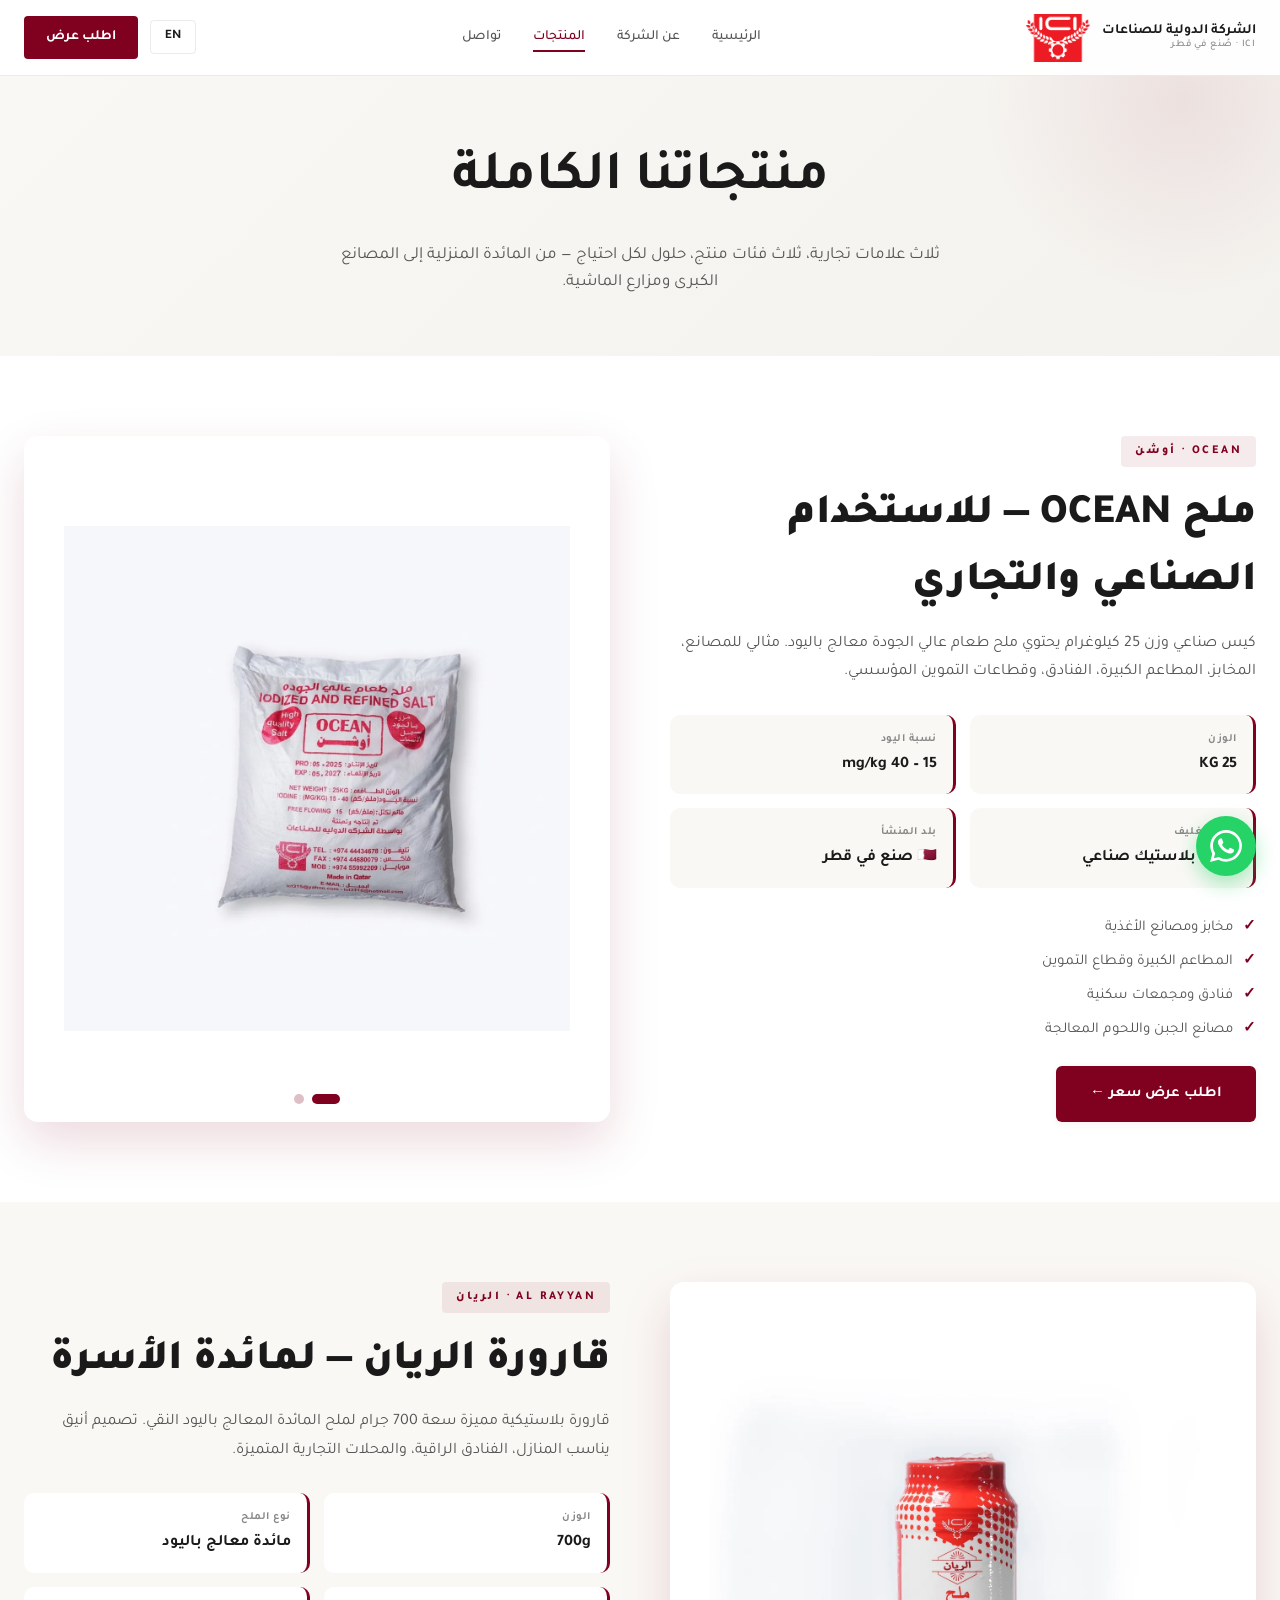
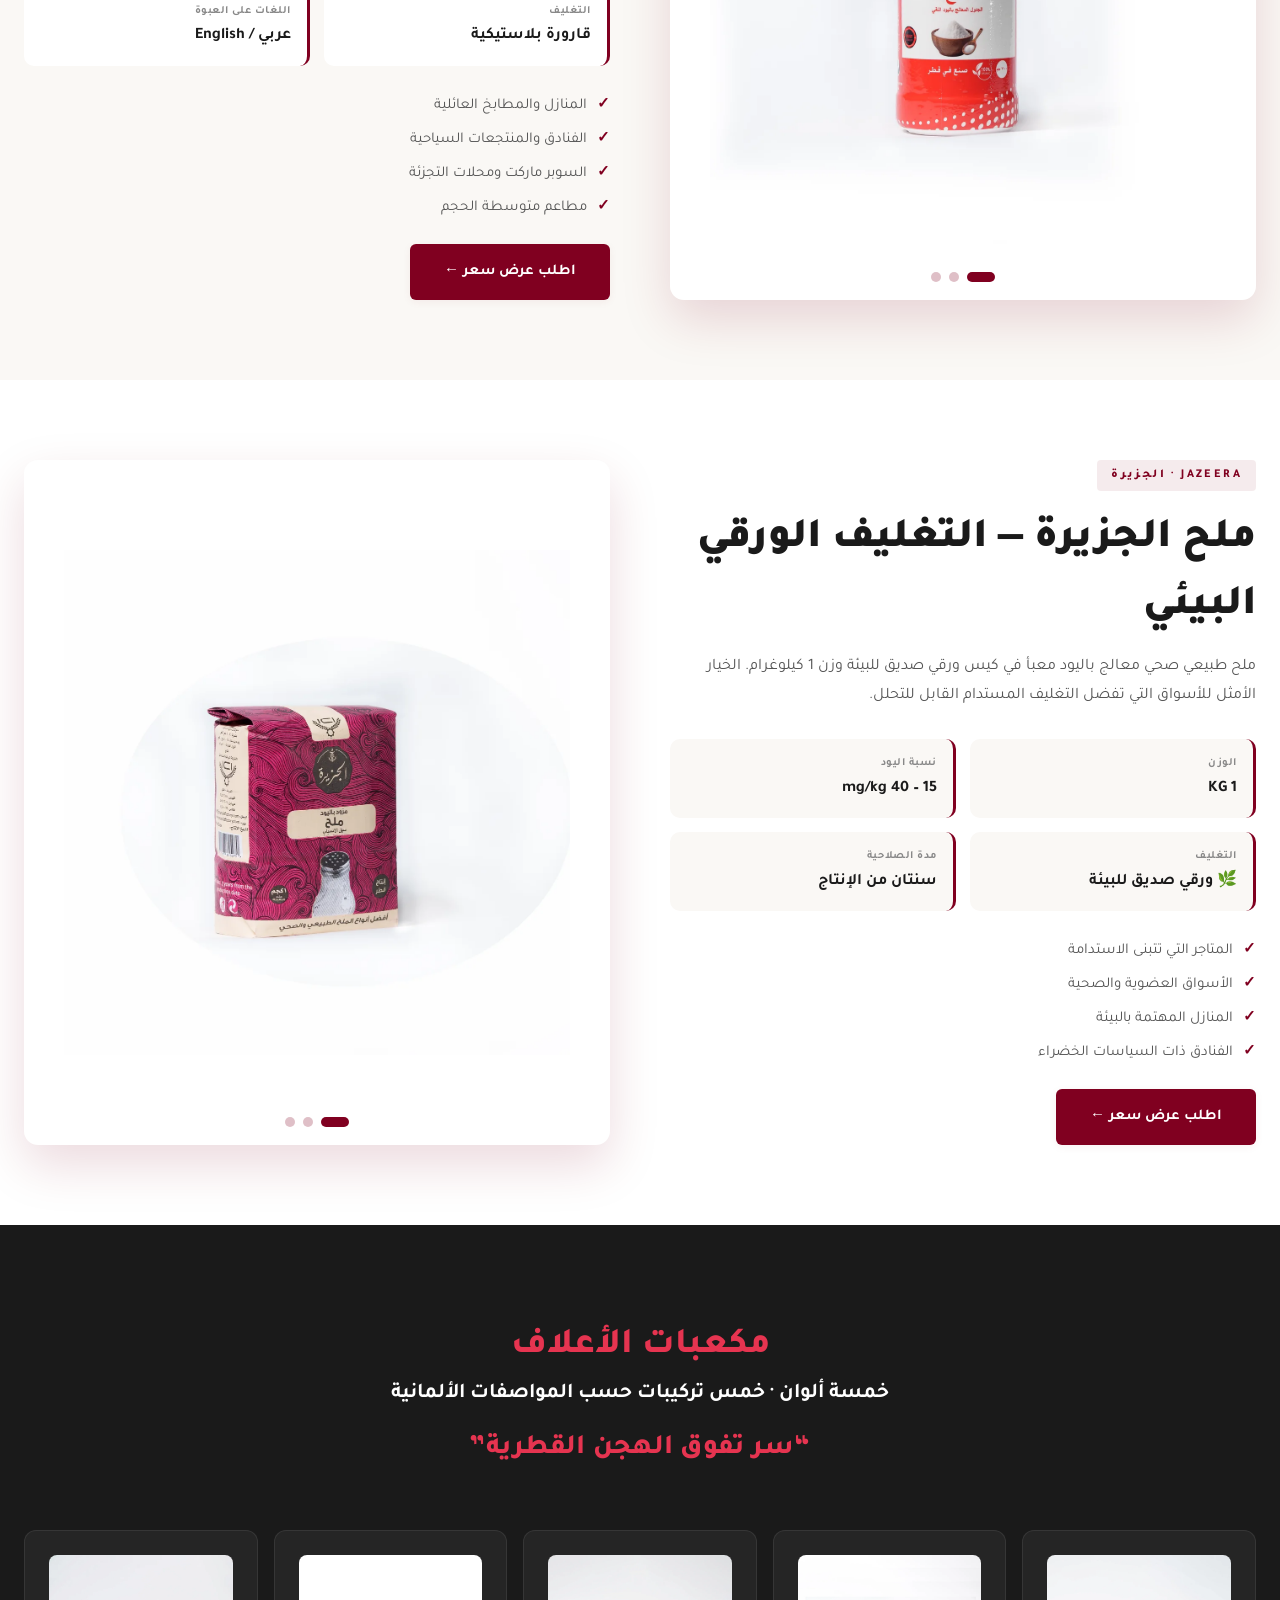
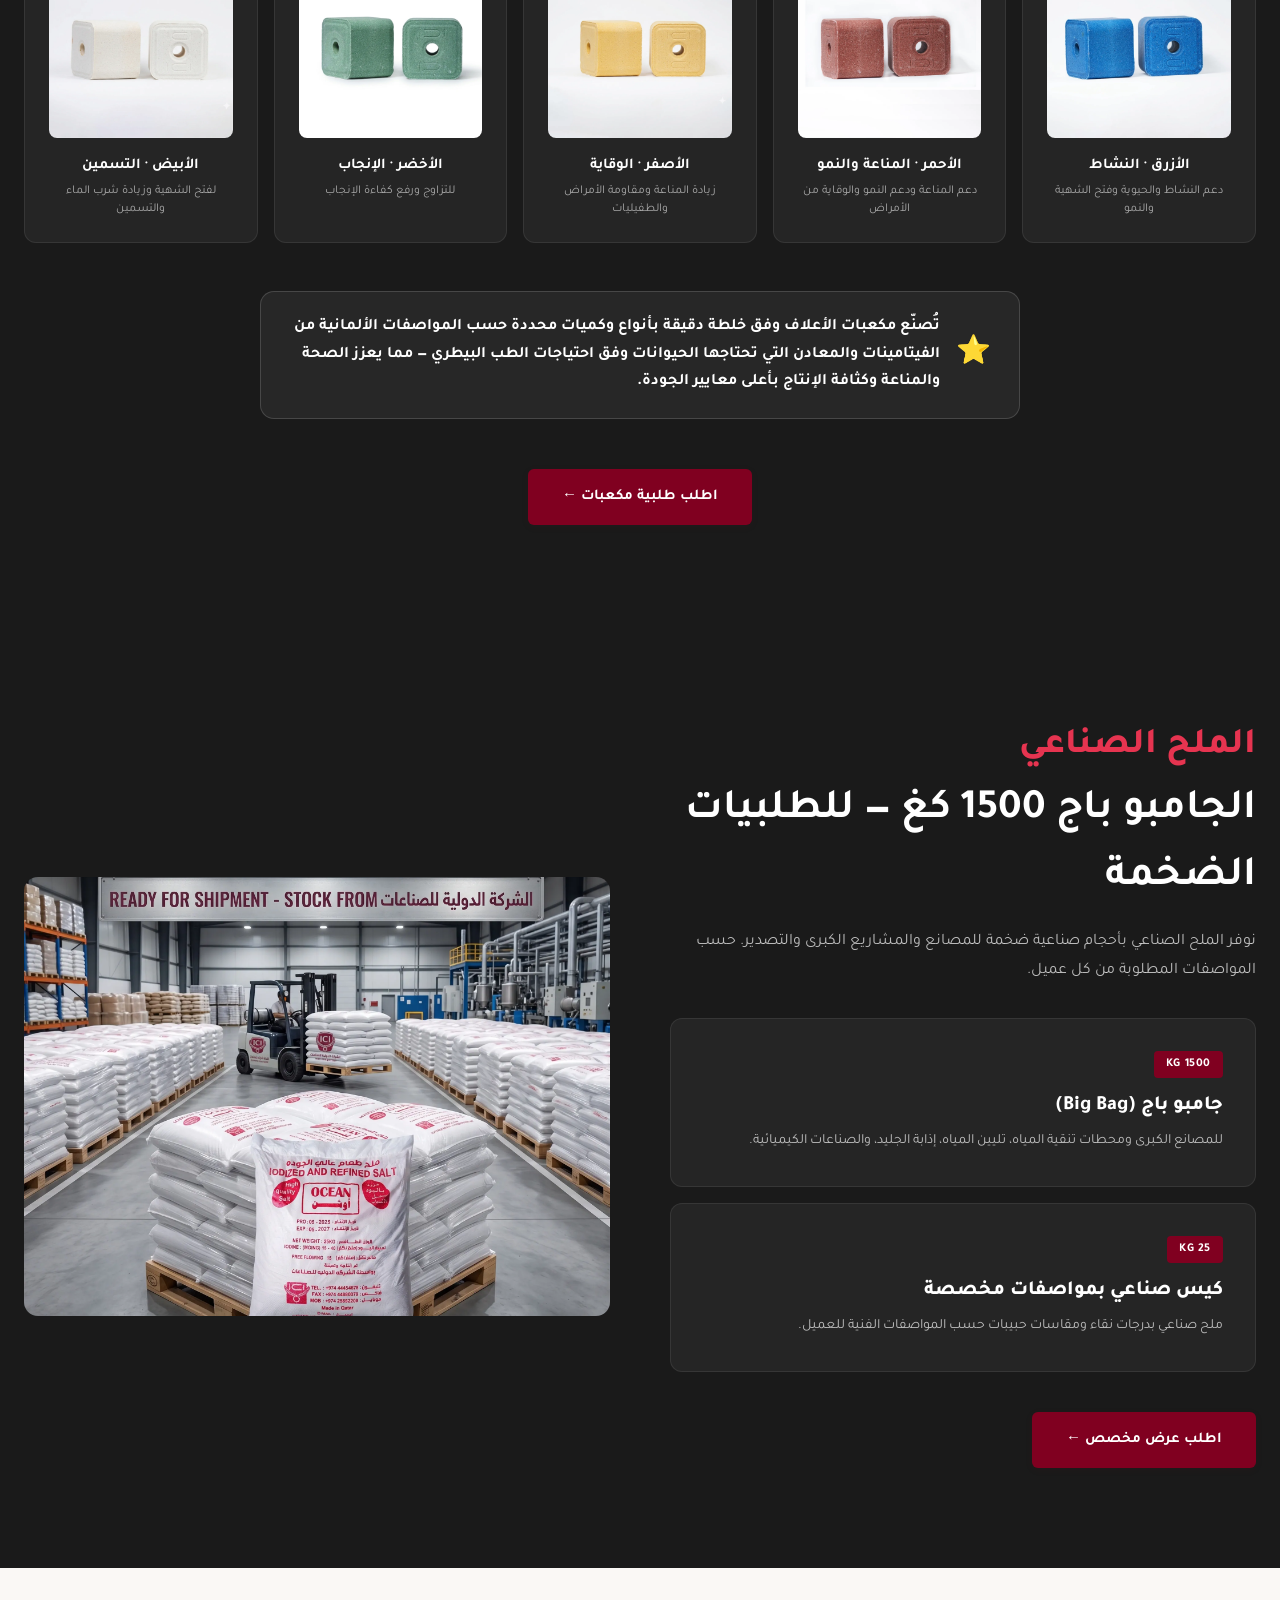
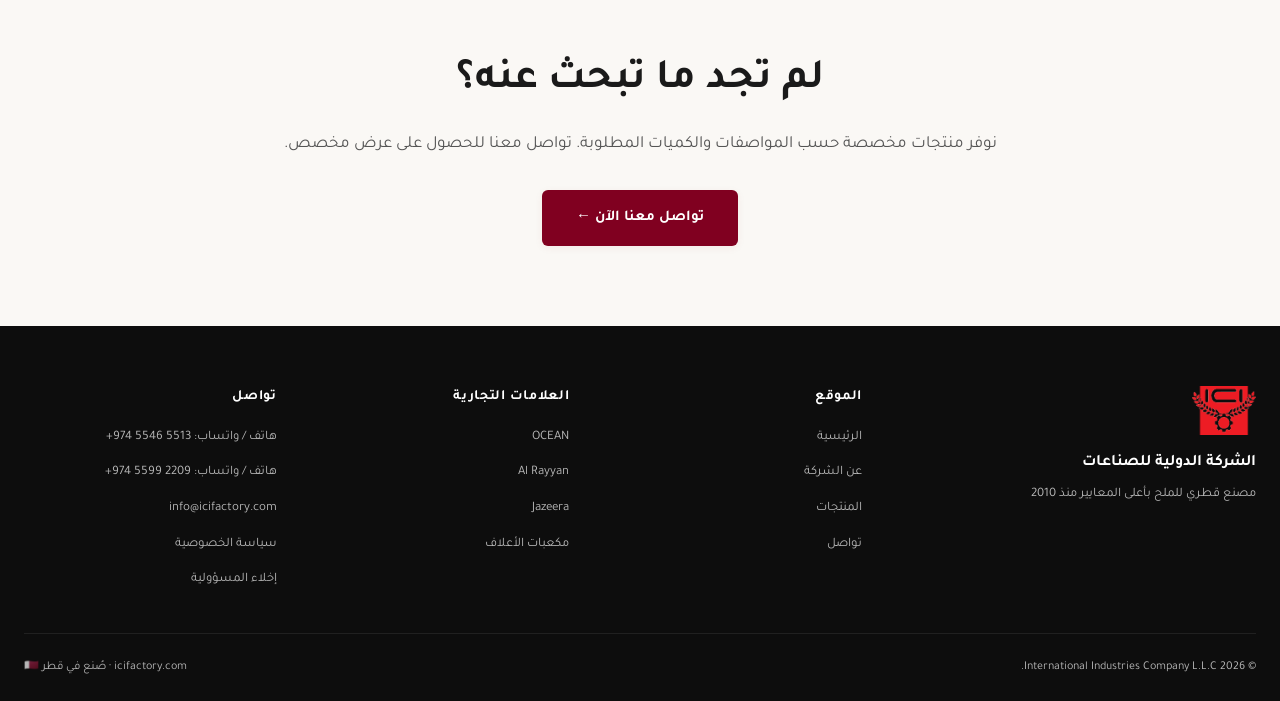
<file: products.html>
<!DOCTYPE html>
<html lang="ar" dir="rtl">
<head>
  <meta charset="UTF-8">
  <meta name="viewport" content="width=device-width, initial-scale=1.0">
  <title>المنتجات | Products — الشركة الدولية للصناعات | ICI Qatar</title>
  <meta name="description" content="جميع منتجات الشركة الدولية للصناعات: ملح OCEAN 25kg، قارورة Al Rayyan، Jazeera 1kg، جامبو باج 1500kg، ومكعبات الأعلاف بـ 5 ألوان | All ICI salt products in Qatar.">
  <meta name="keywords" content="ملح أوشن قطر, OCEAN salt 25kg, ملح الريان, Al Rayyan salt bottle, ملح الجزيرة, Jazeera salt, مكعبات ملح الأعلاف, salt feed cubes Qatar, jumbo bag salt">

  <link rel="icon" type="image/png" href="assets/images/brand/logo-ici.png">
  <link rel="canonical" href="https://icifactory.com/products.html">
  <link rel="preconnect" href="https://fonts.googleapis.com">
  <link rel="preconnect" href="https://fonts.gstatic.com" crossorigin>
  <link href="https://fonts.googleapis.com/css2?family=Tajawal:wght@300;400;500;700;800;900&display=swap" rel="stylesheet">
  <link rel="stylesheet" href="assets/css/style.css">

  <style>
    .page-header {
      padding: calc(var(--nav-height) + 60px) 0 60px;
      background: linear-gradient(135deg, #FAF8F5 0%, #F4F2EE 100%);
      text-align: center;
      position: relative; overflow: hidden;
    }
    .page-header::before {
      content: ''; position: absolute; top: -100px; right: -100px;
      width: 400px; height: 400px; border-radius: 50%;
      background: radial-gradient(circle, rgba(128,0,32,0.08) 0%, transparent 70%);
    }
    .page-header h1 { font-size: clamp(36px, 5vw, 56px); margin-bottom: 16px; position: relative; }
    .page-header p { font-size: 17px; color: var(--text-mid); max-width: 600px; margin: 0 auto; position: relative; }

    .brand-section { padding: 80px 0; }
    .brand-section:nth-child(odd) { background: var(--salt-white); }
    .brand-section:nth-child(even) { background: var(--salt-cream); }

    .brand-grid { display: grid; grid-template-columns: 1fr 1fr; gap: 60px; align-items: stretch; }
    .brand-grid.reverse { direction: ltr; }
    html[dir="rtl"] .brand-grid.reverse > * { direction: rtl; }

    .brand-visual { min-height: 380px; border-radius: 14px; overflow: hidden; box-shadow: var(--shadow-lg); background: var(--salt-white); display: flex; align-items: center; justify-content: center; padding: 40px; }
    .brand-visual img { max-width: 100%; max-height: 100%; object-fit: contain; }

    /* Image carousel */
    .brand-visual.carousel { padding: 0; position: relative; }
    .carousel-track { position: relative; width: 100%; height: 100%; }
    .carousel-slide {
      position: absolute; inset: 0; width: 100%; height: 100%;
      object-fit: contain; padding: 40px;
      opacity: 0; transition: opacity 0.7s ease; pointer-events: none;
    }
    .carousel-slide.active { opacity: 1; pointer-events: auto; }
    .carousel-dots {
      position: absolute; bottom: 18px; left: 50%; transform: translateX(-50%);
      display: flex; gap: 8px; z-index: 3;
    }
    .carousel-dot {
      width: 10px; height: 10px; border-radius: 50%; padding: 0;
      border: none; background: rgba(128,0,32,0.25); cursor: pointer;
      transition: all 0.25s; outline: none;
    }
    .carousel-dot.active { background: var(--ici-red); width: 28px; border-radius: 5px; }
    .carousel-arrow {
      position: absolute; top: 50%; transform: translateY(-50%);
      width: 38px; height: 38px; border-radius: 50%; border: none;
      background: rgba(255,255,255,0.9); box-shadow: var(--shadow-sm);
      color: var(--ici-red); font-size: 18px; cursor: pointer; z-index: 3;
      display: flex; align-items: center; justify-content: center;
      opacity: 0; transition: opacity 0.25s;
    }
    .brand-visual.carousel:hover .carousel-arrow { opacity: 1; }
    .carousel-arrow.prev { left: 14px; }
    .carousel-arrow.next { right: 14px; }

    .brand-info h2 { font-size: clamp(28px, 3.5vw, 42px); font-weight: 900; margin-bottom: 12px; }
    .brand-info .brand-name { display: inline-block; font-size: 12px; font-weight: 800; color: var(--ici-red); letter-spacing: 0.2em; background: rgba(128,0,32,0.08); padding: 6px 14px; border-radius: 4px; margin-bottom: 16px; }
    .brand-info p { font-size: 16px; color: var(--text-mid); line-height: 1.8; margin-bottom: 24px; }
    .brand-specs { display: grid; grid-template-columns: 1fr 1fr; gap: 14px; margin: 28px 0; }
    .spec-item { padding: 16px; background: var(--salt-cream); border-radius: 10px; border-right: 3px solid var(--ici-red); }
    .spec-item .label { font-size: 11px; color: var(--text-light); font-weight: 600; text-transform: uppercase; letter-spacing: 0.05em; }
    .spec-item .value { font-size: 16px; font-weight: 700; color: var(--text-dark); margin-top: 4px; }
    .brand-section:nth-child(even) .spec-item { background: var(--salt-white); }

    .brand-uses { list-style: none; display: flex; flex-direction: column; gap: 10px; margin-bottom: 24px; }
    .brand-uses li { display: flex; gap: 10px; align-items: flex-start; font-size: 15px; color: var(--text-mid); }
    .brand-uses li::before { content: '✓'; color: var(--ici-red); font-weight: 900; flex-shrink: 0; }

    .industrial-section { background: var(--text-dark); color: var(--salt-white); padding: 100px 0; }
    .industrial-section h2 { color: var(--salt-white); }

    .industrial-grid { display: grid; grid-template-columns: 1fr 1fr; gap: 60px; align-items: center; }
    .industrial-visual { aspect-ratio: 4/3; border-radius: 14px; overflow: hidden; }
    .industrial-visual img { width: 100%; height: 100%; object-fit: cover; }

    .industrial-card {
      background: rgba(255,255,255,0.05); padding: 32px; border-radius: 12px;
      border: 1px solid rgba(255,255,255,0.08); margin-bottom: 16px;
    }
    .industrial-card h3 { font-size: 20px; font-weight: 800; color: var(--salt-white); margin-bottom: 8px; }
    .industrial-card p { color: rgba(255,255,255,0.7); font-size: 14px; line-height: 1.7; }
    .industrial-card .weight-tag {
      display: inline-block; background: var(--ici-red); color: var(--salt-white);
      padding: 4px 12px; border-radius: 4px; font-size: 12px; font-weight: 700;
      margin-bottom: 12px; letter-spacing: 0.05em;
    }

    @media (max-width: 768px) {
      .brand-grid, .industrial-grid { grid-template-columns: 1fr; }
      .brand-specs { grid-template-columns: 1fr; }
    }

    .cubes-highlight {
      display: flex; align-items: center; gap: 16px;
      max-width: 760px; margin: 48px auto 0;
      background: rgba(255,255,255,0.06);
      border: 1px solid rgba(255,255,255,0.15); border-radius: 14px;
      padding: 22px 28px;
    }
    .cubes-highlight-icon { font-size: 28px; flex-shrink: 0; }
    .cubes-highlight p {
      font-size: 16px; font-weight: 600; color: var(--salt-white);
      line-height: 1.7; margin: 0;
    }
    @media (max-width: 640px) {
      .cubes-highlight { flex-direction: column; text-align: center; padding: 20px; }
    }
  </style>
</head>
<body>

<!-- NAV (same as index) -->
<nav>
  <div class="nav-inner">
    <a href="index.html" class="nav-logo">
      <img src="assets/images/brand/logo-ici.png" alt="ICI Logo">
      <div class="nav-logo-text">
        <span class="ar" data-ar="الشركة الدولية للصناعات" data-en="International Industries Co.">الشركة الدولية للصناعات</span>
        <span class="en" data-ar="ICI · صُنع في قطر" data-en="ICI · MADE IN QATAR">ICI · صُنع في قطر</span>
      </div>
    </a>
    <ul class="nav-links">
      <li><a href="index.html" data-ar="الرئيسية" data-en="Home">الرئيسية</a></li>
      <li><a href="about.html" data-ar="عن الشركة" data-en="About">عن الشركة</a></li>
      <li><a href="products.html" class="active" data-ar="المنتجات" data-en="Products">المنتجات</a></li>
      <li><a href="contact.html" data-ar="تواصل" data-en="Contact">تواصل</a></li>
    </ul>
    <div class="nav-actions">
      <button class="lang-toggle" type="button">EN</button>
      <a href="contact.html" class="btn-cta" data-ar="اطلب عرض" data-en="Get Quote">اطلب عرض</a>
      <button class="mobile-toggle" type="button"><span></span><span></span><span></span></button>
    </div>
  </div>
</nav>

<!-- PAGE HEADER -->
<section class="page-header">
  <div class="container">
    <h1 data-ar="منتجاتنا الكاملة" data-en="Our Complete Product Range">منتجاتنا الكاملة</h1>
    <p data-ar="ثلاث علامات تجارية، ثلاث فئات منتج، حلول لكل احتياج — من المائدة المنزلية إلى المصانع الكبرى ومزارع الماشية." data-en="Three brand names, three product categories, solutions for every need — from household tables to large factories and livestock farms.">
      ثلاث علامات تجارية، ثلاث فئات منتج، حلول لكل احتياج — من المائدة المنزلية إلى المصانع الكبرى ومزارع الماشية.
    </p>
  </div>
</section>

<!-- OCEAN BRAND -->
<section class="brand-section" id="ocean">
  <div class="container">
    <div class="brand-grid">
      <div class="brand-info" data-animate>
        <span class="brand-name">OCEAN · أوشن</span>
        <h2 data-ar="ملح OCEAN — للاستخدام الصناعي والتجاري" data-en="OCEAN Salt — Industrial & Commercial Use">ملح OCEAN — للاستخدام الصناعي والتجاري</h2>
        <p data-ar="كيس صناعي وزن 25 كيلوغرام يحتوي ملح طعام عالي الجودة معالج باليود. مثالي للمصانع، المخابز، المطاعم الكبيرة، الفنادق، وقطاعات التموين المؤسسي." data-en="25 kg industrial bag containing high-quality iodized table salt. Ideal for factories, bakeries, large restaurants, hotels, and institutional catering sectors.">
          كيس صناعي وزن 25 كيلوغرام يحتوي ملح طعام عالي الجودة معالج باليود. مثالي للمصانع، المخابز، المطاعم الكبيرة، الفنادق، وقطاعات التموين المؤسسي.
        </p>

        <div class="brand-specs">
          <div class="spec-item">
            <div class="label" data-ar="الوزن" data-en="Weight">الوزن</div>
            <div class="value">25 KG</div>
          </div>
          <div class="spec-item">
            <div class="label" data-ar="نسبة اليود" data-en="Iodine">نسبة اليود</div>
            <div class="value">15 – 40 mg/kg</div>
          </div>
          <div class="spec-item">
            <div class="label" data-ar="نوع التغليف" data-en="Packaging">نوع التغليف</div>
            <div class="value" data-ar="كيس بلاستيك صناعي" data-en="Industrial Plastic Bag">كيس بلاستيك صناعي</div>
          </div>
          <div class="spec-item">
            <div class="label" data-ar="بلد المنشأ" data-en="Origin">بلد المنشأ</div>
            <div class="value" data-ar="🇶🇦 صنع في قطر" data-en="🇶🇦 Made in Qatar">🇶🇦 صنع في قطر</div>
          </div>
        </div>

        <ul class="brand-uses">
          <li data-ar="مخابز ومصانع الأغذية" data-en="Bakeries and food factories">مخابز ومصانع الأغذية</li>
          <li data-ar="المطاعم الكبيرة وقطاع التموين" data-en="Large restaurants and catering sector">المطاعم الكبيرة وقطاع التموين</li>
          <li data-ar="فنادق ومجمعات سكنية" data-en="Hotels and residential complexes">فنادق ومجمعات سكنية</li>
          <li data-ar="مصانع الجبن واللحوم المعالجة" data-en="Cheese and processed meat factories">مصانع الجبن واللحوم المعالجة</li>
        </ul>

        <a href="contact.html?product=ocean" class="btn-primary" data-ar="اطلب عرض سعر ←" data-en="Get Quote →">اطلب عرض سعر ←</a>
      </div>

      <div class="brand-visual carousel" data-animate>
        <div class="carousel-track">
          <img src="assets/images/products/ocean-25kg.webp" class="carousel-slide active" alt="OCEAN Salt 25 KG Bag">
          <img src="assets/images/products/25kg.webp" class="carousel-slide" alt="OCEAN 25kg salt bags ready for shipment">
        </div>
        <button class="carousel-arrow prev" aria-label="Previous">‹</button>
        <button class="carousel-arrow next" aria-label="Next">›</button>
        <div class="carousel-dots">
          <button class="carousel-dot active" data-slide="0" aria-label="Image 1"></button>
          <button class="carousel-dot" data-slide="1" aria-label="Image 2"></button>
        </div>
      </div>
    </div>
  </div>
</section>

<!-- AL RAYYAN BRAND -->
<section class="brand-section" id="alrayyan">
  <div class="container">
    <div class="brand-grid">
      <div class="brand-visual carousel" data-animate>
        <div class="carousel-track">
          <img src="assets/images/products/alrayyan-bottle.webp" class="carousel-slide active" alt="Al Rayyan Pure Iodized Salt Bottle">
          <img src="assets/images/products/700g3.webp" class="carousel-slide" alt="Al Rayyan Fine Table Salt display">
          <img src="assets/images/products/700g5.webp" class="carousel-slide" alt="Al Rayyan Salt shelf">
        </div>
        <button class="carousel-arrow prev" aria-label="Previous">‹</button>
        <button class="carousel-arrow next" aria-label="Next">›</button>
        <div class="carousel-dots">
          <button class="carousel-dot active" data-slide="0" aria-label="Image 1"></button>
          <button class="carousel-dot" data-slide="1" aria-label="Image 2"></button>
          <button class="carousel-dot" data-slide="2" aria-label="Image 3"></button>
        </div>
      </div>

      <div class="brand-info" data-animate>
        <span class="brand-name">AL RAYYAN · الريان</span>
        <h2 data-ar="قارورة الريان — لمائدة الأسرة" data-en="Al Rayyan Bottle — For Family Tables">قارورة الريان — لمائدة الأسرة</h2>
        <p data-ar="قارورة بلاستيكية مميزة سعة 700 جرام لملح المائدة المعالج باليود النقي. تصميم أنيق يناسب المنازل، الفنادق الراقية، والمحلات التجارية المتميزة." data-en="Premium 700-gram plastic bottle for pure iodized table salt. Elegant design suitable for homes, fine hotels, and premium retail stores.">
          قارورة بلاستيكية مميزة سعة 700 جرام لملح المائدة المعالج باليود النقي. تصميم أنيق يناسب المنازل، الفنادق الراقية، والمحلات التجارية المتميزة.
        </p>

        <div class="brand-specs">
          <div class="spec-item">
            <div class="label" data-ar="الوزن" data-en="Weight">الوزن</div>
            <div class="value">700g</div>
          </div>
          <div class="spec-item">
            <div class="label" data-ar="نوع الملح" data-en="Salt Type">نوع الملح</div>
            <div class="value" data-ar="مائدة معالج باليود" data-en="Iodized Table">مائدة معالج باليود</div>
          </div>
          <div class="spec-item">
            <div class="label" data-ar="التغليف" data-en="Packaging">التغليف</div>
            <div class="value" data-ar="قارورة بلاستيكية" data-en="Plastic Bottle">قارورة بلاستيكية</div>
          </div>
          <div class="spec-item">
            <div class="label" data-ar="اللغات على العبوة" data-en="Languages">اللغات على العبوة</div>
            <div class="value">عربي / English</div>
          </div>
        </div>

        <ul class="brand-uses">
          <li data-ar="المنازل والمطابخ العائلية" data-en="Homes and family kitchens">المنازل والمطابخ العائلية</li>
          <li data-ar="الفنادق والمنتجعات السياحية" data-en="Hotels and tourist resorts">الفنادق والمنتجعات السياحية</li>
          <li data-ar="السوبر ماركت ومحلات التجزئة" data-en="Supermarkets and retail stores">السوبر ماركت ومحلات التجزئة</li>
          <li data-ar="مطاعم متوسطة الحجم" data-en="Medium-sized restaurants">مطاعم متوسطة الحجم</li>
        </ul>

        <a href="contact.html?product=alrayyan" class="btn-primary" data-ar="اطلب عرض سعر ←" data-en="Get Quote →">اطلب عرض سعر ←</a>
      </div>
    </div>
  </div>
</section>

<!-- JAZEERA BRAND -->
<section class="brand-section" id="jazeera">
  <div class="container">
    <div class="brand-grid">
      <div class="brand-info" data-animate>
        <span class="brand-name">JAZEERA · الجزيرة</span>
        <h2 data-ar="ملح الجزيرة — التغليف الورقي البيئي" data-en="Jazeera Salt — Eco Paper Packaging">ملح الجزيرة — التغليف الورقي البيئي</h2>
        <p data-ar="ملح طبيعي صحي معالج باليود معبأ في كيس ورقي صديق للبيئة وزن 1 كيلوغرام. الخيار الأمثل للأسواق التي تفضل التغليف المستدام القابل للتحلل." data-en="Natural healthy iodized salt packaged in eco-friendly 1 kg paper bag. The ideal choice for markets that prefer sustainable biodegradable packaging.">
          ملح طبيعي صحي معالج باليود معبأ في كيس ورقي صديق للبيئة وزن 1 كيلوغرام. الخيار الأمثل للأسواق التي تفضل التغليف المستدام القابل للتحلل.
        </p>

        <div class="brand-specs">
          <div class="spec-item">
            <div class="label" data-ar="الوزن" data-en="Weight">الوزن</div>
            <div class="value">1 KG</div>
          </div>
          <div class="spec-item">
            <div class="label" data-ar="نسبة اليود" data-en="Iodine">نسبة اليود</div>
            <div class="value">15 – 40 mg/kg</div>
          </div>
          <div class="spec-item">
            <div class="label" data-ar="التغليف" data-en="Packaging">التغليف</div>
            <div class="value" data-ar="🌿 ورقي صديق للبيئة" data-en="🌿 Eco Paper">🌿 ورقي صديق للبيئة</div>
          </div>
          <div class="spec-item">
            <div class="label" data-ar="مدة الصلاحية" data-en="Shelf Life">مدة الصلاحية</div>
            <div class="value" data-ar="سنتان من الإنتاج" data-en="2 years from production">سنتان من الإنتاج</div>
          </div>
        </div>

        <ul class="brand-uses">
          <li data-ar="المتاجر التي تتبنى الاستدامة" data-en="Sustainability-focused stores">المتاجر التي تتبنى الاستدامة</li>
          <li data-ar="الأسواق العضوية والصحية" data-en="Organic and health markets">الأسواق العضوية والصحية</li>
          <li data-ar="المنازل المهتمة بالبيئة" data-en="Eco-conscious households">المنازل المهتمة بالبيئة</li>
          <li data-ar="الفنادق ذات السياسات الخضراء" data-en="Hotels with green policies">الفنادق ذات السياسات الخضراء</li>
        </ul>

        <a href="contact.html?product=jazeera" class="btn-primary" data-ar="اطلب عرض سعر ←" data-en="Get Quote →">اطلب عرض سعر ←</a>
      </div>

      <div class="brand-visual carousel" data-animate>
        <div class="carousel-track">
          <img src="assets/images/products/jazeera-1kg.webp" class="carousel-slide active" alt="Jazeera Salt 1KG Paper">
          <img src="assets/images/products/1kg3.webp" class="carousel-slide" alt="Jazeera Premium Iodized Salt 1KG">
          <img src="assets/images/products/1kg4.webp" class="carousel-slide" alt="Jazeera Premium Salt Collection display">
        </div>
        <button class="carousel-arrow prev" aria-label="Previous">‹</button>
        <button class="carousel-arrow next" aria-label="Next">›</button>
        <div class="carousel-dots">
          <button class="carousel-dot active" data-slide="0" aria-label="Image 1"></button>
          <button class="carousel-dot" data-slide="1" aria-label="Image 2"></button>
          <button class="carousel-dot" data-slide="2" aria-label="Image 3"></button>
        </div>
      </div>
    </div>
  </div>
</section>

<!-- FEED CUBES SECTION -->
<section class="cubes-section" id="cubes">
  <div class="container">
    <div class="section-header">
      <h2 class="section-eyebrow" style="color: #E63450" data-ar="مكعبات الأعلاف" data-en="Animal Feed Cubes">مكعبات الأعلاف</h2>
      <h3 class="section-title" data-ar="خمسة ألوان · خمس تركيبات حسب المواصفات الألمانية" data-en="Five Colors · Five Formulations per German Standards">خمسة ألوان · خمس تركيبات حسب المواصفات الألمانية</h3>
      <div class="cubes-tagline" data-ar="“سر تفوق الهجن القطرية”" data-en="“The Secret Behind the Superiority of Qatari Racing Camels”">“سر تفوق الهجن القطرية”</div>
    </div>

    <div class="cubes-grid">
      <div class="cube-card" data-animate>
        <img src="assets/images/products/cubes-blue.webp" alt="Blue feed cube">
        <h4 data-ar="الأزرق · النشاط" data-en="Blue · Vitality">الأزرق · النشاط</h4>
        <p class="cube-desc" data-ar="دعم النشاط والحيوية وفتح الشهية والنمو" data-en="Supports activity, vitality, appetite & growth">دعم النشاط والحيوية وفتح الشهية والنمو</p>
      </div>
      <div class="cube-card" data-animate>
        <img src="assets/images/products/cubes-red.webp" alt="Red feed cube">
        <h4 data-ar="الأحمر · المناعة والنمو" data-en="Red · Immunity & Growth">الأحمر · المناعة والنمو</h4>
        <p class="cube-desc" data-ar="دعم المناعة ودعم النمو والوقاية من الأمراض" data-en="Immune support, growth support & disease prevention">دعم المناعة ودعم النمو والوقاية من الأمراض</p>
      </div>
      <div class="cube-card" data-animate>
        <img src="assets/images/products/cubes-yellow.webp" alt="Yellow feed cube">
        <h4 data-ar="الأصفر · الوقاية" data-en="Yellow · Protection">الأصفر · الوقاية</h4>
        <p class="cube-desc" data-ar="زيادة المناعة ومقاومة الأمراض والطفيليات" data-en="Boosts immunity, resists diseases & parasites">زيادة المناعة ومقاومة الأمراض والطفيليات</p>
      </div>
      <div class="cube-card" data-animate>
        <img src="assets/images/products/cubes-green.webp" alt="Green feed cube">
        <h4 data-ar="الأخضر · الإنجاب" data-en="Green · Reproduction">الأخضر · الإنجاب</h4>
        <p class="cube-desc" data-ar="للتزاوج ورفع كفاءة الإنجاب" data-en="For mating & improved reproductive efficiency">للتزاوج ورفع كفاءة الإنجاب</p>
      </div>
      <div class="cube-card" data-animate>
        <img src="assets/images/products/cubes-white.webp" alt="White feed cube">
        <h4 data-ar="الأبيض · التسمين" data-en="White · Fattening">الأبيض · التسمين</h4>
        <p class="cube-desc" data-ar="لفتح الشهية وزيادة شرب الماء والتسمين" data-en="Stimulates appetite, boosts water intake & fattening">لفتح الشهية وزيادة شرب الماء والتسمين</p>
      </div>
    </div>

    <div class="cubes-highlight" data-animate>
      <span class="cubes-highlight-icon">⭐</span>
      <p data-ar="تُصنّع مكعبات الأعلاف وفق خلطة دقيقة بأنواع وكميات محددة حسب المواصفات الألمانية من الفيتامينات والمعادن التي تحتاجها الحيوانات وفق احتياجات الطب البيطري — مما يعزز الصحة والمناعة وكثافة الإنتاج بأعلى معايير الجودة." data-en="Feed cubes are manufactured per a precise blend with specific types and quantities according to German specifications of the vitamins and minerals animals need per veterinary requirements — enhancing health, immunity, and production density at the highest quality standards.">تُصنّع مكعبات الأعلاف وفق خلطة دقيقة بأنواع وكميات محددة حسب المواصفات الألمانية من الفيتامينات والمعادن التي تحتاجها الحيوانات وفق احتياجات الطب البيطري — مما يعزز الصحة والمناعة وكثافة الإنتاج بأعلى معايير الجودة.</p>
    </div>

    <div style="text-align: center; margin-top: 50px;">
      <a href="contact.html?product=cubes" class="btn-primary" data-ar="اطلب طلبية مكعبات ←" data-en="Order Cubes →">اطلب طلبية مكعبات ←</a>
    </div>
  </div>
</section>

<!-- INDUSTRIAL SALT / JUMBO BAG -->
<section class="industrial-section" id="industrial">
  <div class="container">
    <div class="industrial-grid">
      <div data-animate>
        <h2 class="section-eyebrow" style="color: #E63450" data-ar="الملح الصناعي" data-en="Industrial Salt">الملح الصناعي</h2>
        <h2 style="font-size: clamp(28px,3.6vw,42px); margin-bottom: 16px;" data-ar="الجامبو باج 1500 كغ — للطلبيات الضخمة" data-en="Jumbo Bag 1500 KG — For Bulk Orders">الجامبو باج 1500 كغ — للطلبيات الضخمة</h2>
        <p style="color: rgba(255,255,255,0.7); font-size: 16px; line-height: 1.8; margin-bottom: 32px;" data-ar="نوفر الملح الصناعي بأحجام صناعية ضخمة للمصانع والمشاريع الكبرى والتصدير. حسب المواصفات المطلوبة من كل عميل." data-en="We supply industrial salt in large industrial sizes for factories, major projects, and export. Per the required specifications of each client.">
          نوفر الملح الصناعي بأحجام صناعية ضخمة للمصانع والمشاريع الكبرى والتصدير. حسب المواصفات المطلوبة من كل عميل.
        </p>

        <div class="industrial-card">
          <span class="weight-tag">1500 KG</span>
          <h3 data-ar="جامبو باج (Big Bag)" data-en="Jumbo Bag (Big Bag)">جامبو باج (Big Bag)</h3>
          <p data-ar="للمصانع الكبرى ومحطات تنقية المياه، تليين المياه، إذابة الجليد، والصناعات الكيميائية." data-en="For large factories and water purification plants, water softening, ice melting, and chemical industries.">
            للمصانع الكبرى ومحطات تنقية المياه، تليين المياه، إذابة الجليد، والصناعات الكيميائية.
          </p>
        </div>

        <div class="industrial-card">
          <span class="weight-tag">25 KG</span>
          <h3 data-ar="كيس صناعي بمواصفات مخصصة" data-en="Custom Spec Industrial Bag">كيس صناعي بمواصفات مخصصة</h3>
          <p data-ar="ملح صناعي بدرجات نقاء ومقاسات حبيبات حسب المواصفات الفنية للعميل." data-en="Industrial salt with purity grades and grain sizes per client's technical specifications.">
            ملح صناعي بدرجات نقاء ومقاسات حبيبات حسب المواصفات الفنية للعميل.
          </p>
        </div>

        <a href="contact.html?product=industrial" class="btn-primary" style="margin-top: 24px;" data-ar="اطلب عرض مخصص ←" data-en="Request Custom Quote →">اطلب عرض مخصص ←</a>
      </div>

      <div class="industrial-visual" data-animate>
        <img src="assets/images/factory/25kg.webp" alt="OCEAN 25kg industrial salt - ready for shipment">
      </div>
    </div>
  </div>
</section>

<!-- CTA -->
<section style="padding: 80px 0; background: var(--salt-cream); text-align: center;">
  <div class="container">
    <h2 style="font-size: clamp(28px,4vw,42px); margin-bottom: 16px;" data-ar="لم تجد ما تبحث عنه؟" data-en="Didn't find what you need?">لم تجد ما تبحث عنه؟</h2>
    <p style="font-size: 17px; color: var(--text-mid); margin-bottom: 32px;" data-ar="نوفر منتجات مخصصة حسب المواصفات والكميات المطلوبة. تواصل معنا للحصول على عرض مخصص." data-en="We offer custom products per required specifications and quantities. Contact us for a custom quote.">
      نوفر منتجات مخصصة حسب المواصفات والكميات المطلوبة. تواصل معنا للحصول على عرض مخصص.
    </p>
    <a href="contact.html" class="btn-primary" data-ar="تواصل معنا الآن ←" data-en="Contact Us Now →">تواصل معنا الآن ←</a>
  </div>
</section>

<!-- FOOTER -->
<footer>
  <div class="container">
    <div class="footer-grid">
      <div class="footer-brand">
        <img src="assets/images/brand/logo-ici.png" alt="ICI">
        <h4 data-ar="الشركة الدولية للصناعات" data-en="International Industries Co.">الشركة الدولية للصناعات</h4>
        <p data-ar="مصنع قطري للملح بأعلى المعايير منذ 2010" data-en="Qatari salt manufacturer with premium standards since 2010">مصنع قطري للملح بأعلى المعايير منذ 2010</p>
      </div>
      <div class="footer-col">
        <h5 data-ar="الموقع" data-en="Site">الموقع</h5>
        <ul>
          <li><a href="index.html" data-ar="الرئيسية" data-en="Home">الرئيسية</a></li>
          <li><a href="about.html" data-ar="عن الشركة" data-en="About">عن الشركة</a></li>
          <li><a href="products.html" data-ar="المنتجات" data-en="Products">المنتجات</a></li>
          <li><a href="contact.html" data-ar="تواصل" data-en="Contact">تواصل</a></li>
        </ul>
      </div>
      <div class="footer-col">
        <h5 data-ar="العلامات التجارية" data-en="Brands">العلامات التجارية</h5>
        <ul>
          <li><a href="#ocean">OCEAN</a></li>
          <li><a href="#alrayyan">Al Rayyan</a></li>
          <li><a href="#jazeera">Jazeera</a></li>
          <li><a href="#cubes" data-ar="مكعبات الأعلاف" data-en="Feed Cubes">مكعبات الأعلاف</a></li>
        </ul>
      </div>
      <div class="footer-col">
        <h5 data-ar="تواصل" data-en="Contact">تواصل</h5>
        <ul>
          <li><a href="tel:+97455465513"><span data-ar="هاتف / واتساب" data-en="Phone / WhatsApp">هاتف / واتساب</span>: <span class="ltr-num">+974 5546 5513</span></a></li>
          <li><a href="tel:+97455992209"><span data-ar="هاتف / واتساب" data-en="Phone / WhatsApp">هاتف / واتساب</span>: <span class="ltr-num">+974 5599 2209</span></a></li>
          <li><a href="mailto:info@icifactory.com"><span class="ltr-num">info@icifactory.com</span></a></li>
          <li><a href="privacy.html" data-ar="سياسة الخصوصية" data-en="Privacy Policy">سياسة الخصوصية</a></li>
          <li><a href="disclaimer.html" data-ar="إخلاء المسؤولية" data-en="Disclaimer">إخلاء المسؤولية</a></li>
        </ul>
      </div>
    </div>
    <div class="footer-bottom">
      <span>© 2026 International Industries Company L.L.C.</span>
      <span><span class="ltr-num">icifactory.com</span> · <span data-ar="صُنع في قطر" data-en="Made in Qatar">صُنع في قطر</span> 🇶🇦</span>
    </div>
  </div>
</footer>

<a href="https://wa.me/97455465513" class="whatsapp-float" target="_blank" aria-label="WhatsApp">
  <svg width="32" height="32" viewBox="0 0 24 24" fill="currentColor"><path d="M17.472 14.382c-.297-.149-1.758-.867-2.03-.967-.273-.099-.471-.148-.67.15-.197.297-.767.966-.94 1.164-.173.199-.347.223-.644.075-.297-.15-1.255-.463-2.39-1.475-.883-.788-1.48-1.761-1.653-2.059-.173-.297-.018-.458.13-.606.134-.133.298-.347.446-.52.149-.174.198-.298.298-.497.099-.198.05-.371-.025-.52-.075-.149-.669-1.612-.916-2.207-.242-.579-.487-.5-.669-.51-.173-.008-.371-.01-.57-.01-.198 0-.52.074-.792.372-.272.297-1.04 1.016-1.04 2.479 0 1.462 1.065 2.875 1.213 3.074.149.198 2.096 3.2 5.077 4.487.709.306 1.262.489 1.694.625.712.227 1.36.195 1.871.118.571-.085 1.758-.719 2.006-1.413.248-.694.248-1.289.173-1.413-.074-.124-.272-.198-.57-.347m-5.421 7.403h-.004a9.87 9.87 0 01-5.031-1.378l-.361-.214-3.741.982.998-3.648-.235-.374a9.86 9.86 0 01-1.51-5.26c.001-5.45 4.436-9.884 9.888-9.884 2.64 0 5.122 1.03 6.988 2.898a9.825 9.825 0 012.893 6.994c-.003 5.45-4.437 9.884-9.885 9.884m8.413-18.297A11.815 11.815 0 0012.05 0C5.495 0 .16 5.335.157 11.892c0 2.096.547 4.142 1.588 5.945L.057 24l6.305-1.654a11.882 11.882 0 005.683 1.448h.005c6.554 0 11.89-5.335 11.893-11.893a11.821 11.821 0 00-3.48-8.413z"/></svg>
</a>

<script src="assets/js/main.js"></script>
</body>
</html>
</file>
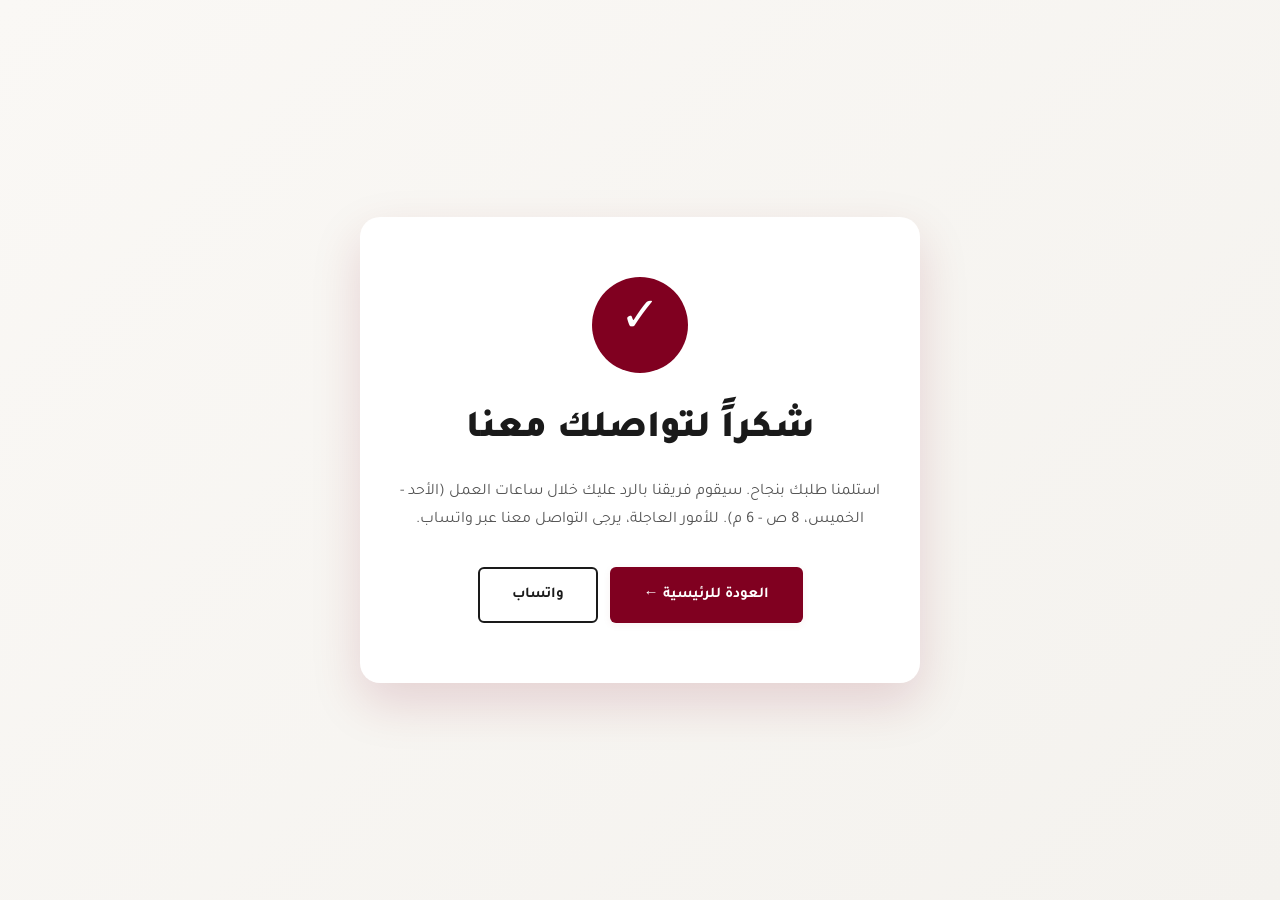
<file: thanks.html>
<!DOCTYPE html>
<html lang="ar" dir="rtl">
<head>
  <meta charset="UTF-8">
  <meta name="viewport" content="width=device-width, initial-scale=1.0">
  <title>شكراً لك | Thanks — الشركة الدولية للصناعات</title>
  <meta name="robots" content="noindex, nofollow">

  <link rel="icon" type="image/png" href="assets/images/brand/logo-ici.png">
  <link rel="preconnect" href="https://fonts.googleapis.com">
  <link rel="preconnect" href="https://fonts.gstatic.com" crossorigin>
  <link href="https://fonts.googleapis.com/css2?family=Tajawal:wght@300;400;500;700;800;900&display=swap" rel="stylesheet">
  <link rel="stylesheet" href="assets/css/style.css">

  <style>
    .thanks-section {
      min-height: 100vh; display: flex; align-items: center; justify-content: center;
      padding: 80px 24px; background: linear-gradient(135deg, #FAF8F5 0%, #F4F2EE 100%);
      text-align: center;
    }
    .thanks-card {
      max-width: 560px; background: var(--salt-white); padding: 60px 40px;
      border-radius: 20px; box-shadow: var(--shadow-lg);
    }
    .success-icon {
      width: 96px; height: 96px; background: var(--ici-red); border-radius: 50%;
      display: flex; align-items: center; justify-content: center;
      margin: 0 auto 28px; color: var(--salt-white); font-size: 48px;
      animation: scaleIn 0.5s ease-out;
    }
    @keyframes scaleIn { from { transform: scale(0); } to { transform: scale(1); } }
    .thanks-card h1 { font-size: clamp(28px, 4vw, 38px); font-weight: 900; margin-bottom: 16px; }
    .thanks-card p { font-size: 16px; color: var(--text-mid); line-height: 1.8; margin-bottom: 32px; }
    .thanks-actions { display: flex; gap: 12px; justify-content: center; flex-wrap: wrap; }
  </style>
</head>
<body>

<section class="thanks-section">
  <div class="thanks-card">
    <div class="success-icon">✓</div>
    <h1 data-ar="شكراً لتواصلك معنا" data-en="Thank You for Contacting Us">شكراً لتواصلك معنا</h1>
    <p data-ar="استلمنا طلبك بنجاح. سيقوم فريقنا بالرد عليك خلال ساعات العمل (الأحد - الخميس، 8 ص - 6 م). للأمور العاجلة، يرجى التواصل معنا عبر واتساب." data-en="We have received your request successfully. Our team will respond during working hours (Sun - Thu, 8 AM - 6 PM). For urgent matters, please contact us via WhatsApp.">
      استلمنا طلبك بنجاح. سيقوم فريقنا بالرد عليك خلال ساعات العمل (الأحد - الخميس، 8 ص - 6 م). للأمور العاجلة، يرجى التواصل معنا عبر واتساب.
    </p>
    <div class="thanks-actions">
      <a href="index.html" class="btn-primary" data-ar="العودة للرئيسية ←" data-en="Back to Home →">العودة للرئيسية ←</a>
      <a href="https://wa.me/97455465513" class="btn-outline" target="_blank" data-ar="واتساب" data-en="WhatsApp">واتساب</a>
    </div>
  </div>
</section>

<script src="assets/js/main.js"></script>
</body>
</html>
</file>
<file: assets/css/style.css>
/* =====================================
   ICI · INTERNATIONAL INDUSTRIES COMPANY
   icifactory.com — Production Stylesheet
   ===================================== */

:root {
  /* Brand colors derived from actual ICI logo */
  --ici-red: #800020;
  --ici-red-dark: #5C0017;
  --ici-red-light: #A8364D;

  --salt-white: #FFFFFF;
  --salt-cream: #FAF8F5;
  --salt-gray: #F4F2EE;

  --text-dark: #1A1A1A;
  --text-mid: #555555;
  --text-light: #888888;
  --border: rgba(0, 0, 0, 0.08);

  --shadow-sm: 0 2px 8px rgba(128, 0, 32, 0.06);
  --shadow-md: 0 8px 24px rgba(0, 0, 0, 0.08);
  --shadow-lg: 0 20px 50px rgba(128, 0, 32, 0.15);

  --max-width: 1280px;
  --nav-height: 76px;
}

* { margin: 0; padding: 0; box-sizing: border-box; }

html { scroll-behavior: smooth; -webkit-text-size-adjust: 100%; }

body {
  font-family: 'Tajawal', 'Segoe UI', sans-serif;
  background: var(--salt-cream);
  color: var(--text-dark);
  line-height: 1.6;
  overflow-x: hidden;
  -webkit-font-smoothing: antialiased;
}

img { max-width: 100%; height: auto; display: block; }
a { color: inherit; text-decoration: none; }
button { font-family: inherit; cursor: pointer; border: none; background: none; }

.container { max-width: var(--max-width); margin: 0 auto; padding: 0 24px; }

/* ============ NAVBAR ============ */
nav {
  position: fixed; top: 0; left: 0; right: 0; z-index: 100;
  background: rgba(255, 255, 255, 0.95);
  backdrop-filter: blur(20px); -webkit-backdrop-filter: blur(20px);
  border-bottom: 1px solid var(--border);
  height: var(--nav-height);
  transition: all 0.3s ease;
}
nav.scrolled { box-shadow: 0 4px 20px rgba(0,0,0,0.06); }

.nav-inner {
  max-width: var(--max-width); margin: 0 auto; padding: 0 24px;
  height: 100%; display: flex; align-items: center; justify-content: space-between;
}

.nav-logo { display: flex; align-items: center; gap: 12px; }
.nav-logo img { height: 48px; width: auto; }
.nav-logo-text { display: flex; flex-direction: column; line-height: 1.1; }
.nav-logo-text .ar { font-size: 14px; font-weight: 700; color: var(--text-dark); }
.nav-logo-text .en { font-size: 10px; color: var(--text-light); letter-spacing: 0.08em; font-weight: 500; }

.nav-links { display: flex; gap: 32px; list-style: none; align-items: center; }
.nav-links a {
  font-size: 14px; font-weight: 500; color: var(--text-mid);
  transition: color 0.2s; position: relative; padding: 4px 0;
}
.nav-links a:hover, .nav-links a.active { color: var(--ici-red); }
.nav-links a.active::after {
  content: ''; position: absolute; bottom: -4px; left: 0; right: 0;
  height: 2px; background: var(--ici-red);
}

.nav-actions { display: flex; gap: 12px; align-items: center; }
.lang-toggle {
  background: transparent; border: 1px solid var(--border);
  padding: 8px 14px; border-radius: 4px; font-size: 13px; font-weight: 600;
  color: var(--text-dark); transition: all 0.2s;
}
.lang-toggle:hover { border-color: var(--ici-red); color: var(--ici-red); }

.btn-cta {
  background: var(--ici-red); color: var(--salt-white);
  padding: 10px 22px; border-radius: 4px; font-size: 14px; font-weight: 700;
  transition: all 0.2s; display: inline-flex; align-items: center; gap: 6px;
}
.btn-cta:hover { background: var(--ici-red-dark); transform: translateY(-1px); box-shadow: var(--shadow-md); }

.mobile-toggle { display: none; flex-direction: column; gap: 5px; padding: 8px; }
.mobile-toggle span { width: 22px; height: 2px; background: var(--text-dark); transition: 0.3s; }

/* ============ HERO ============ */
.hero {
  min-height: 88vh; padding: calc(var(--nav-height) + 80px) 0 80px;
  position: relative; overflow: hidden;
  background-size: cover; background-position: center; background-repeat: no-repeat;
}
.hero.hero-banner-a {
  background-image: url('../images/factory/hero-banner-a.webp');
  background-position: 30% center; /* LTR: shift focus right so text side gets darker area */
}
.hero.hero-banner-b {
  background-image: url('../images/factory/hero-banner-a.webp');
  background-position: 30% center;
}
html[dir="rtl"] .hero.hero-banner-a,
html[dir="rtl"] .hero.hero-banner-b {
  background-position: 70% center; /* RTL: shift focus left so right-side text gets darker area */
}
.hero::before {
  content: ''; position: absolute; inset: 0; z-index: 1;
  /* LTR: darker on left where text sits */
  background: linear-gradient(to right, rgba(0,0,0,0.82) 0%, rgba(0,0,0,0.55) 40%, rgba(0,0,0,0.25) 70%, rgba(128,0,32,0.35) 100%);
  pointer-events: none;
}
html[dir="rtl"] .hero::before {
  /* RTL: darker on right where text sits */
  background: linear-gradient(to left, rgba(0,0,0,0.82) 0%, rgba(0,0,0,0.55) 40%, rgba(0,0,0,0.25) 70%, rgba(128,0,32,0.35) 100%);
}

.hero-grid {
  max-width: var(--max-width); margin: 0 auto; padding: 0 24px;
  position: relative; z-index: 2;
}

.hero-content { max-width: 720px; color: var(--salt-white); }

.hero-eyebrow {
  display: inline-flex; align-items: center; gap: 8px;
  background: rgba(255, 255, 255, 0.12); border: 1px solid rgba(255, 255, 255, 0.25);
  -webkit-backdrop-filter: blur(10px); backdrop-filter: blur(10px);
  padding: 8px 18px; border-radius: 50px; margin-bottom: 28px;
  font-size: 13px; font-weight: 600; color: var(--salt-white);
}
.hero-eyebrow::before {
  content: ''; width: 8px; height: 8px; background: var(--ici-red-light);
  border-radius: 50%; animation: pulse 2s ease-in-out infinite;
}
@keyframes pulse { 0%,100%{opacity:1;transform:scale(1)} 50%{opacity:0.6;transform:scale(0.85)} }

.hero h1 {
  font-size: clamp(38px, 5.5vw, 68px); font-weight: 900;
  line-height: 1.1; color: var(--salt-white); margin-bottom: 16px;
  letter-spacing: -0.02em; text-shadow: 0 2px 24px rgba(0,0,0,0.4);
}
.hero h1 .accent { color: var(--ici-red-light); }
.hero h1 .block { display: block; }

.hero-sub {
  font-size: 18px; color: rgba(255,255,255,0.92); line-height: 1.7;
  margin-bottom: 36px; max-width: 600px;
  text-shadow: 0 1px 12px rgba(0,0,0,0.35);
}

.hero-actions { display: flex; gap: 14px; flex-wrap: wrap; margin-bottom: 0; }
.btn-primary {
  background: var(--ici-red); color: var(--salt-white);
  padding: 16px 34px; border-radius: 6px; font-size: 15px; font-weight: 700;
  display: inline-flex; align-items: center; gap: 8px;
  transition: all 0.25s; box-shadow: var(--shadow-sm);
}
.btn-primary:hover { background: var(--ici-red-dark); transform: translateY(-2px); box-shadow: var(--shadow-lg); }
.btn-outline {
  border: 2px solid var(--text-dark); color: var(--text-dark);
  padding: 14px 32px; border-radius: 6px; font-size: 15px; font-weight: 600;
  display: inline-flex; align-items: center; gap: 8px; transition: all 0.2s;
}
.btn-outline:hover { background: var(--text-dark); color: var(--salt-white); }

/* Hero buttons override (on dark background) */
.hero .btn-outline {
  border-color: var(--salt-white); color: var(--salt-white);
  -webkit-backdrop-filter: blur(10px); backdrop-filter: blur(10px);
  background: rgba(255,255,255,0.05);
}
.hero .btn-outline:hover { background: var(--salt-white); color: var(--text-dark); }
.hero .btn-primary { box-shadow: 0 10px 30px rgba(0,0,0,0.3); }

.hero-stats {
  display: flex; gap: 48px; padding-top: 28px;
  border-top: 1px solid rgba(255,255,255,0.18);
}
.stat-num { font-size: 38px; font-weight: 900; color: var(--ici-red-light); line-height: 1; }
.hero .stat-label { font-size: 12px; color: rgba(255,255,255,0.78); margin-top: 6px; font-weight: 500; }
.stat-label { font-size: 12px; color: var(--text-light); margin-top: 6px; font-weight: 500; }

/* ============ STATS STRIP ============ */
.stats-strip {
  background: var(--salt-cream);
  padding: 60px 0;
  border-bottom: 1px solid var(--border);
}
.stats-strip-grid {
  display: grid; grid-template-columns: repeat(3, 1fr); gap: 40px;
  text-align: center;
}
.stat-card { padding: 8px; }
.stat-card-num {
  font-size: 56px; font-weight: 900; color: var(--ici-red);
  line-height: 1; letter-spacing: -0.02em;
}
.stat-card-label {
  font-size: 14px; color: var(--text-mid);
  margin-top: 12px; font-weight: 500; letter-spacing: 0.02em;
}

/* ============ CLIENTS ============ */
.clients { background: var(--salt-cream); }
.clients-grid {
  display: grid; grid-template-columns: repeat(6, 1fr); gap: 20px;
  margin-top: 16px;
}
.clients-grid-4 { grid-template-columns: repeat(4, 1fr); max-width: 900px; margin-left: auto; margin-right: auto; }
.client-logo {
  aspect-ratio: 3/2; background: var(--salt-white);
  border: 1px solid var(--border); border-radius: 12px;
  display: flex; align-items: center; justify-content: center;
  padding: 18px; transition: all 0.25s;
}
.client-logo:hover { box-shadow: var(--shadow-md); transform: translateY(-3px); }
.client-logo img { max-height: 64px; max-width: 80%; object-fit: contain; transition: transform 0.25s; }
.client-logo:hover img { transform: scale(1.05); }
.client-logo span { font-size: 12px; color: var(--text-light); text-align: center; }
@media (max-width: 900px) {
  .clients-grid { grid-template-columns: repeat(3, 1fr); }
  .clients-grid-4 { grid-template-columns: repeat(2, 1fr); gap: 16px; }
}
@media (max-width: 480px) {
  .clients-grid { grid-template-columns: repeat(2, 1fr); gap: 14px; }
  .client-logo { aspect-ratio: 16/10; padding: 14px; }
  .client-logo img { max-height: 52px; max-width: 78%; }
}

/* ============ TRUST BAR ============ */
.trust-bar {
  background: var(--text-dark); padding: 28px 0;
  border-top: 4px solid var(--ici-red);
}
.trust-grid {
  max-width: var(--max-width); margin: 0 auto; padding: 0 24px;
  display: grid; grid-template-columns: repeat(5, 1fr); gap: 24px;
}
.trust-item {
  display: flex; align-items: center; gap: 12px;
  color: rgba(255,255,255,0.85); font-size: 13px;
}
.trust-item .icon { font-size: 22px; }

/* ============ SECTIONS ============ */
section { padding: 100px 0; }
.section-header { text-align: center; max-width: 720px; margin: 0 auto 60px; }
.section-eyebrow {
  font-size: clamp(24px, 3.4vw, 36px); color: var(--ici-red); font-weight: 800;
  letter-spacing: normal; text-transform: none; margin-bottom: 8px; line-height: 1.25;
}
.section-title { font-size: clamp(16px, 2vw, 21px); font-weight: 600; line-height: 1.5; margin-bottom: 16px; color: var(--text-mid); }
.section-sub { font-size: 17px; color: var(--text-mid); line-height: 1.7; }

/* ============ ABOUT SECTION ============ */
.about-grid {
  display: grid; grid-template-columns: 1fr 1fr; gap: 80px; align-items: center;
}
.about-text h2 { font-size: clamp(16px, 2vw, 21px); font-weight: 600; color: var(--text-mid); margin-bottom: 18px; line-height: 1.5; }
.about-text p { font-size: 16px; color: var(--text-mid); line-height: 1.9; margin-bottom: 16px; }
.about-features { margin-top: 28px; display: flex; flex-direction: column; gap: 14px; }
.about-feature { display: flex; gap: 14px; align-items: flex-start; }
.about-feature .icon {
  width: 36px; height: 36px; background: rgba(128,0,32,0.1); border-radius: 8px;
  display: flex; align-items: center; justify-content: center;
  color: var(--ici-red); font-size: 18px; font-weight: 900; flex-shrink: 0;
}
.about-feature h4 { font-size: 15px; font-weight: 700; margin-bottom: 4px; }
.about-feature p { font-size: 13px; color: var(--text-light); margin: 0; line-height: 1.6; }

.about-visual {
  position: relative; aspect-ratio: 4/5; border-radius: 14px; overflow: hidden;
  box-shadow: var(--shadow-lg);
}
.about-visual img { width: 100%; height: 100%; object-fit: cover; }
.about-visual::after {
  content: ''; position: absolute; inset: 0; z-index: 2;
  background: linear-gradient(180deg, transparent 60%, rgba(0,0,0,0.4) 100%);
  pointer-events: none;
}

/* About section image carousel */
.about-visual.carousel .carousel-slide {
  position: absolute; inset: 0; width: 100%; height: 100%;
  object-fit: cover; opacity: 0; transition: opacity 0.8s ease;
}
.about-visual.carousel .carousel-slide.active { opacity: 1; }
.about-visual.carousel .carousel-dots {
  position: absolute; bottom: 16px; left: 50%; transform: translateX(-50%);
  display: flex; gap: 8px; z-index: 3;
}
.about-visual.carousel .carousel-dot {
  width: 10px; height: 10px; border-radius: 50%; padding: 0; border: none;
  background: rgba(255,255,255,0.55); cursor: pointer; transition: all 0.25s;
}
.about-visual.carousel .carousel-dot.active { background: var(--salt-white); width: 28px; border-radius: 5px; }

/* Product card hover-swap (homepage) */
.product-image.hover-swap { position: relative; }
.product-image.hover-swap img {
  position: absolute; inset: 0; width: 100%; height: 100%;
  object-fit: contain; padding: 20px;
  transition: opacity 0.45s ease, transform 0.4s ease;
}
.product-image.hover-swap .img-hover { opacity: 0; }
.product-card:hover .product-image.hover-swap .img-default { opacity: 0; }
.product-card:hover .product-image.hover-swap .img-hover { opacity: 1; }

/* ============ PRODUCT CATEGORIES ============ */
.categories { background: var(--salt-white); }
.cat-grid { display: grid; grid-template-columns: repeat(3, 1fr); gap: 24px; }
.cat-card {
  background: var(--salt-cream); padding: 40px 28px; border-radius: 12px;
  transition: all 0.3s; border: 2px solid transparent;
}
.cat-card:hover { border-color: var(--ici-red); transform: translateY(-4px); box-shadow: var(--shadow-md); }
.cat-icon {
  width: 64px; height: 64px; background: var(--ici-red); border-radius: 12px;
  display: flex; align-items: center; justify-content: center;
  color: var(--salt-white); font-size: 28px; margin-bottom: 20px;
}
.cat-card h3 { font-size: 20px; font-weight: 800; margin-bottom: 12px; }
.cat-card p { font-size: 14px; color: var(--text-mid); line-height: 1.7; }

/* ============ PRODUCTS GRID ============ */
.products { background: var(--salt-cream); }
.product-grid { display: grid; grid-template-columns: repeat(3, 1fr); gap: 28px; }
.product-card {
  background: var(--salt-white); border-radius: 14px; overflow: hidden;
  box-shadow: var(--shadow-sm); transition: all 0.3s;
  cursor: pointer; border: 1px solid var(--border);
}
.product-card:hover { transform: translateY(-6px); box-shadow: var(--shadow-lg); }
.product-image {
  aspect-ratio: 1; background: var(--salt-cream); overflow: hidden; position: relative;
}
.product-image img { width: 100%; height: 100%; object-fit: contain; padding: 20px; transition: transform 0.4s; }
.product-card:hover .product-image img { transform: scale(1.05); }
.product-info { padding: 24px; }
.product-tag {
  display: inline-block; font-size: 11px; font-weight: 700; color: var(--ici-red);
  background: rgba(128,0,32,0.08); padding: 4px 10px; border-radius: 4px;
  margin-bottom: 10px; letter-spacing: 0.05em;
}
.product-info h3 { font-size: 18px; font-weight: 800; margin-bottom: 8px; }
.product-info p { font-size: 14px; color: var(--text-mid); line-height: 1.6; }
.product-meta {
  display: flex; justify-content: space-between; align-items: center;
  margin-top: 16px; padding-top: 16px; border-top: 1px solid var(--border);
}
.product-weight { font-size: 13px; font-weight: 700; color: var(--text-dark); }
.product-cta { font-size: 13px; font-weight: 600; color: var(--ici-red); display: flex; align-items: center; gap: 4px; }

/* ============ CUBES SECTION (5 colors) ============ */
.cubes-section { background: var(--text-dark); color: var(--salt-white); }
.cubes-section .section-title { color: var(--salt-white); }
.cubes-section .section-sub { color: rgba(255,255,255,0.7); }
.cubes-tagline {
  margin-top: 18px; font-size: clamp(20px, 2.6vw, 28px); font-weight: 800;
  color: #E63450; letter-spacing: 0.01em; line-height: 1.5;
}
.cubes-grid { display: grid; grid-template-columns: repeat(5, 1fr); gap: 16px; }
.cube-card {
  background: rgba(255,255,255,0.05); border-radius: 12px; padding: 24px;
  text-align: center; transition: all 0.3s; border: 1px solid rgba(255,255,255,0.08);
}
.cube-card:hover { background: rgba(255,255,255,0.1); transform: translateY(-4px); }
.cube-card img { width: 100%; aspect-ratio: 1; object-fit: cover; border-radius: 8px; margin-bottom: 16px; }
.cube-card h4 { font-size: 15px; font-weight: 700; margin-bottom: 4px; }
.cube-card .cube-desc { font-size: 12px; color: rgba(255,255,255,0.6); line-height: 1.5; }

/* ============ WHY US ============ */
.why { background: var(--salt-white); }
.why-grid { display: grid; grid-template-columns: repeat(4, 1fr); gap: 28px; }
.why-card {
  text-align: center; padding: 36px 24px; border-radius: 12px;
  transition: all 0.3s; border: 1px solid var(--border);
}
.why-card:hover { background: var(--salt-cream); border-color: var(--ici-red); }
.why-icon {
  width: 64px; height: 64px; margin: 0 auto 20px;
  background: rgba(128,0,32,0.08); border-radius: 50%;
  display: flex; align-items: center; justify-content: center;
  font-size: 28px; color: var(--ici-red);
}
.why-card h4 { font-size: 17px; font-weight: 800; margin-bottom: 10px; }
.why-card p { font-size: 14px; color: var(--text-mid); line-height: 1.7; }

/* ============ CONTACT SECTION ============ */
.contact { background: linear-gradient(135deg, #1A1A1A 0%, #2A1518 100%); color: var(--salt-white); padding: 100px 0; }
.contact-grid { display: grid; grid-template-columns: 1fr 1.2fr; gap: 60px; align-items: stretch; }
.contact-info h2 { font-size: clamp(16px,2vw,21px); font-weight: 600; color: rgba(255,255,255,0.85); margin-bottom: 14px; line-height: 1.5; }
.contact-info > p { color: rgba(255,255,255,0.7); font-size: 16px; line-height: 1.8; margin-bottom: 36px; }
.contact-details { display: flex; flex-direction: column; gap: 18px; }
.contact-detail {
  display: flex; flex-direction: column; gap: 2px;
  padding: 16px 20px; background: rgba(255,255,255,0.05); border-radius: 10px;
  border: 1px solid rgba(255,255,255,0.08);
  border-right: 3px solid var(--ici-red);
  transition: all 0.2s;
}
html[dir="ltr"] .contact-detail { border-right: 1px solid rgba(255,255,255,0.08); border-left: 3px solid var(--ici-red); }
.contact-detail:hover { background: rgba(255,255,255,0.08); }
.contact-detail-text { flex: 1; }
.contact-detail-text .label { font-size: 12px; color: rgba(255,255,255,0.5); margin-bottom: 2px; }
.contact-detail-text .value { font-size: 16px; font-weight: 700; color: var(--salt-white); }
.contact-detail-text .value a { color: inherit; }
.value[dir="ltr"], a[dir="ltr"], .ltr-num {
  direction: ltr; unicode-bidi: isolate; display: inline-block;
}
html[dir="rtl"] .contact-detail-text .value[dir="ltr"] { text-align: right; }

.contact-form {
  background: var(--salt-white); color: var(--text-dark);
  padding: 40px; border-radius: 14px; box-shadow: var(--shadow-lg);
}
.form-row { display: grid; grid-template-columns: 1fr 1fr; gap: 16px; margin-bottom: 16px; }
.form-group { margin-bottom: 16px; }
.form-group label {
  display: block; font-size: 13px; font-weight: 600; color: var(--text-dark);
  margin-bottom: 8px;
}
.form-group input, .form-group select, .form-group textarea {
  width: 100%; padding: 14px 16px; background: var(--salt-cream);
  border: 1px solid var(--border); border-radius: 8px;
  font-family: inherit; font-size: 15px; color: var(--text-dark);
  transition: all 0.2s;
}
.form-group input:focus, .form-group select:focus, .form-group textarea:focus {
  outline: none; border-color: var(--ici-red); background: var(--salt-white);
  box-shadow: 0 0 0 3px rgba(128,0,32,0.1);
}
.form-group textarea { resize: vertical; min-height: 120px; }
.btn-submit {
  background: var(--ici-red); color: var(--salt-white);
  width: 100%; padding: 16px; border-radius: 8px; font-size: 16px; font-weight: 700;
  transition: all 0.2s; cursor: pointer;
}
.btn-submit:hover { background: var(--ici-red-dark); }

/* ============ FOOTER ============ */
footer { background: #0D0D0D; color: rgba(255,255,255,0.7); padding: 60px 0 24px; }
.footer-grid {
  display: grid; grid-template-columns: 1.4fr 1fr 1fr 1fr; gap: 40px;
  padding-bottom: 40px; border-bottom: 1px solid rgba(255,255,255,0.08);
}
.footer-brand img { width: 64px; margin-bottom: 16px; }
.footer-brand h4 { color: var(--salt-white); font-size: 16px; margin-bottom: 8px; }
.footer-brand p { font-size: 13px; line-height: 1.7; }
.footer-col h5 {
  color: var(--salt-white); font-size: 14px; font-weight: 700;
  margin-bottom: 16px; text-transform: uppercase; letter-spacing: 0.05em;
}
.footer-col ul { list-style: none; display: flex; flex-direction: column; gap: 10px; }
.footer-col a { font-size: 13px; transition: color 0.2s; }
.footer-col a:hover { color: var(--ici-red-light); }
.footer-bottom {
  display: flex; justify-content: space-between; align-items: center;
  padding-top: 24px; font-size: 12px;
}

/* ============ WHATSAPP FLOAT ============ */
.whatsapp-float {
  position: fixed; bottom: 24px; left: 24px; z-index: 99;
  width: 60px; height: 60px; background: #25D366; border-radius: 50%;
  display: flex; align-items: center; justify-content: center;
  box-shadow: 0 8px 20px rgba(37, 211, 102, 0.4);
  transition: transform 0.2s; color: var(--salt-white); font-size: 28px;
}
.whatsapp-float:hover { transform: scale(1.1); }

/* ============ ANIMATIONS ============ */
.fade-in { opacity: 0; transform: translateY(20px); animation: fadeUp 0.8s forwards; }
.fade-in.d1 { animation-delay: 0.1s; }
.fade-in.d2 { animation-delay: 0.2s; }
.fade-in.d3 { animation-delay: 0.3s; }
.fade-in.d4 { animation-delay: 0.4s; }
@keyframes fadeUp { to { opacity: 1; transform: translateY(0); } }

/* ============ RESPONSIVE ============ */
@media (max-width: 1024px) {
  .hero-grid, .about-grid, .contact-grid { grid-template-columns: 1fr; gap: 40px; }
  .trust-grid { grid-template-columns: repeat(2, 1fr); }
  .product-grid, .cat-grid { grid-template-columns: repeat(2, 1fr); }
  .cubes-grid { grid-template-columns: repeat(3, 1fr); }
  .why-grid { grid-template-columns: repeat(2, 1fr); }
  .footer-grid { grid-template-columns: 1fr 1fr; }
  .form-row { grid-template-columns: 1fr; }
  .hero { min-height: auto; padding: calc(var(--nav-height) + 60px) 0 60px; }
  .hero h1 { font-size: clamp(32px, 7vw, 48px); }
  .hero-sub { font-size: 16px; }
  .stats-strip { padding: 40px 0; }
  .stats-strip-grid { gap: 24px; }
  .stat-card-num { font-size: 40px; }
}
@media (max-width: 640px) {
  section { padding: 60px 0; }
  .nav-links { display: none; }
  .mobile-toggle { display: flex; }
  .nav-links.mobile-open { display: flex; position: absolute; top: var(--nav-height); left: 0; right: 0; background: var(--salt-white); flex-direction: column; padding: 24px; gap: 18px; border-bottom: 1px solid var(--border); }
  .hero-stats { gap: 24px; }
  .stat-num { font-size: 28px; }
  .product-grid, .cat-grid, .cubes-grid, .why-grid { grid-template-columns: 1fr; }
  .cubes-grid { grid-template-columns: repeat(2, 1fr); }
  .footer-grid { grid-template-columns: 1fr; }
  .contact-form { padding: 24px; }
}

/* ============ RTL ADJUSTMENTS ============ */
html[dir="rtl"] body { font-family: 'Tajawal', sans-serif; }
html[dir="rtl"] .nav-logo { flex-direction: row-reverse; }
html[dir="rtl"] .whatsapp-float { left: auto; right: 24px; }

/* Hide LTR content when RTL active and vice versa */
html[dir="rtl"] .ltr-only { display: none; }
html[dir="ltr"] .rtl-only { display: none; }
</file>
